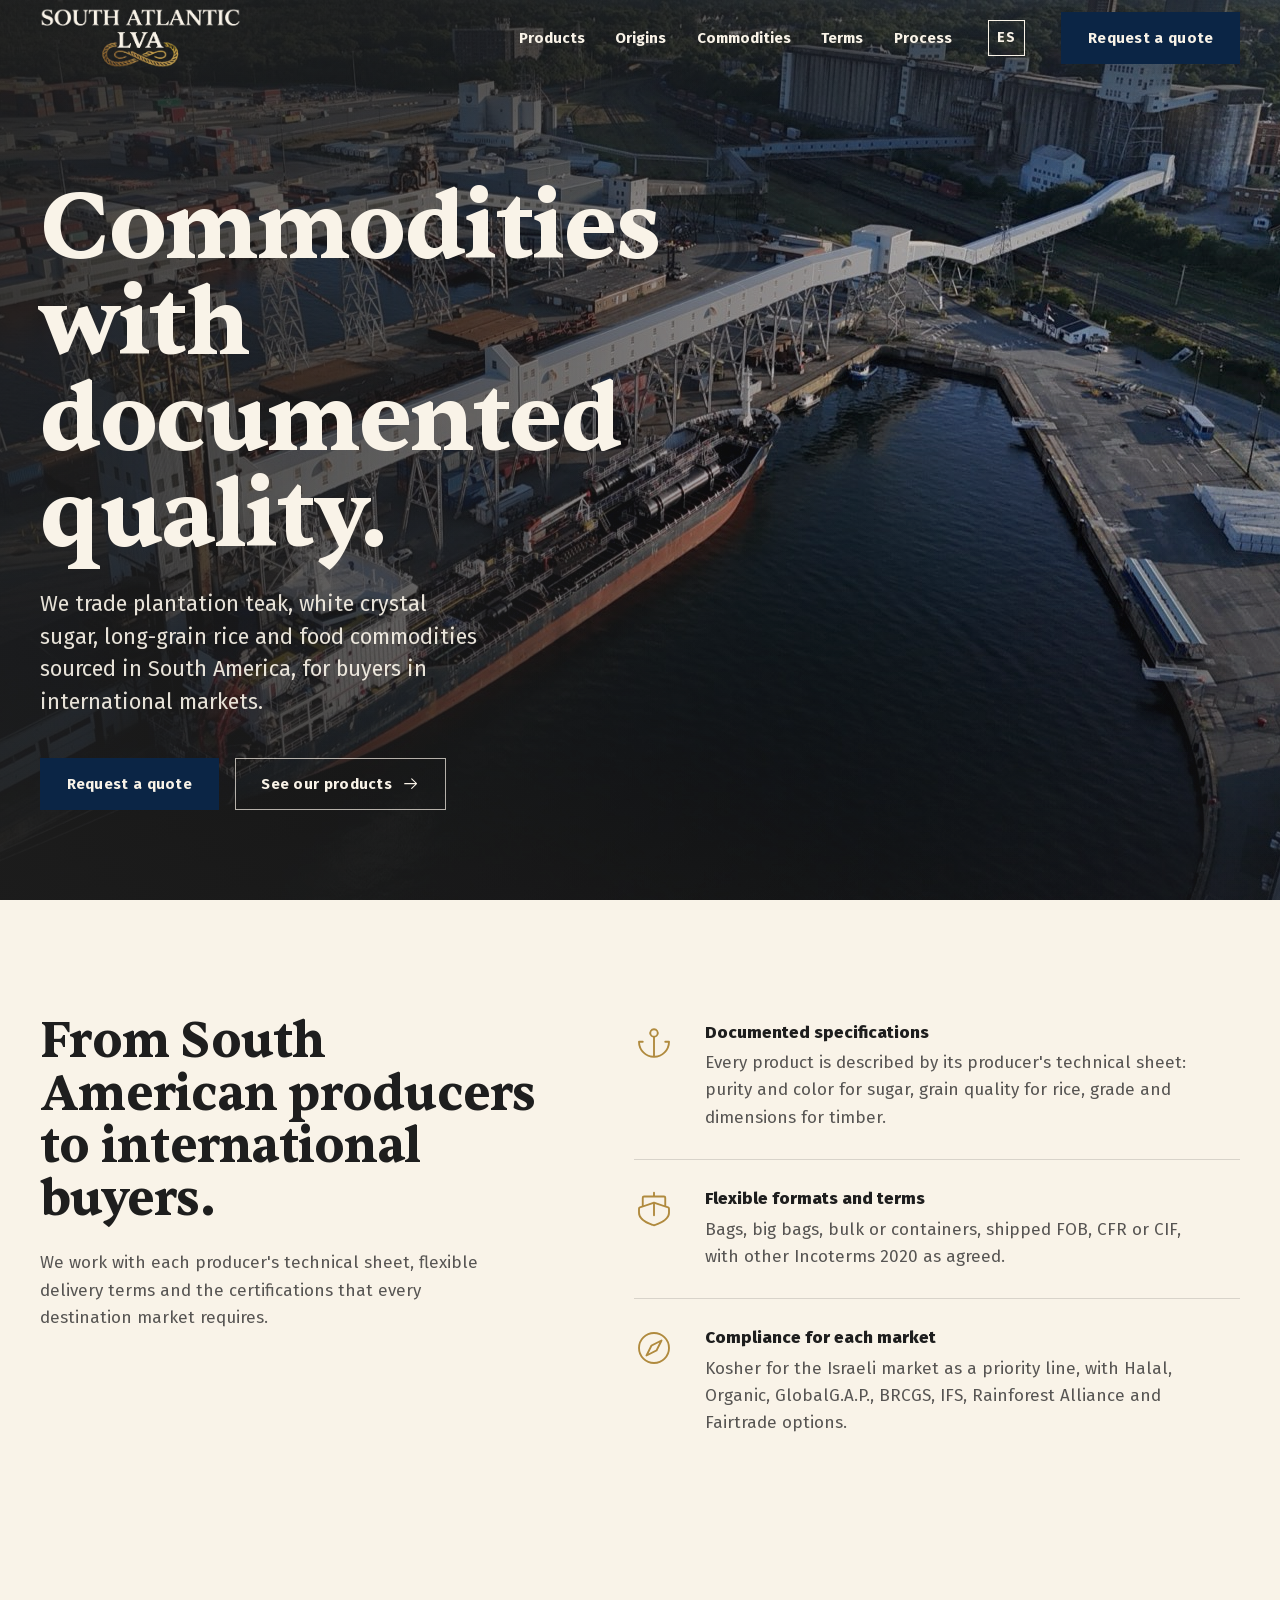
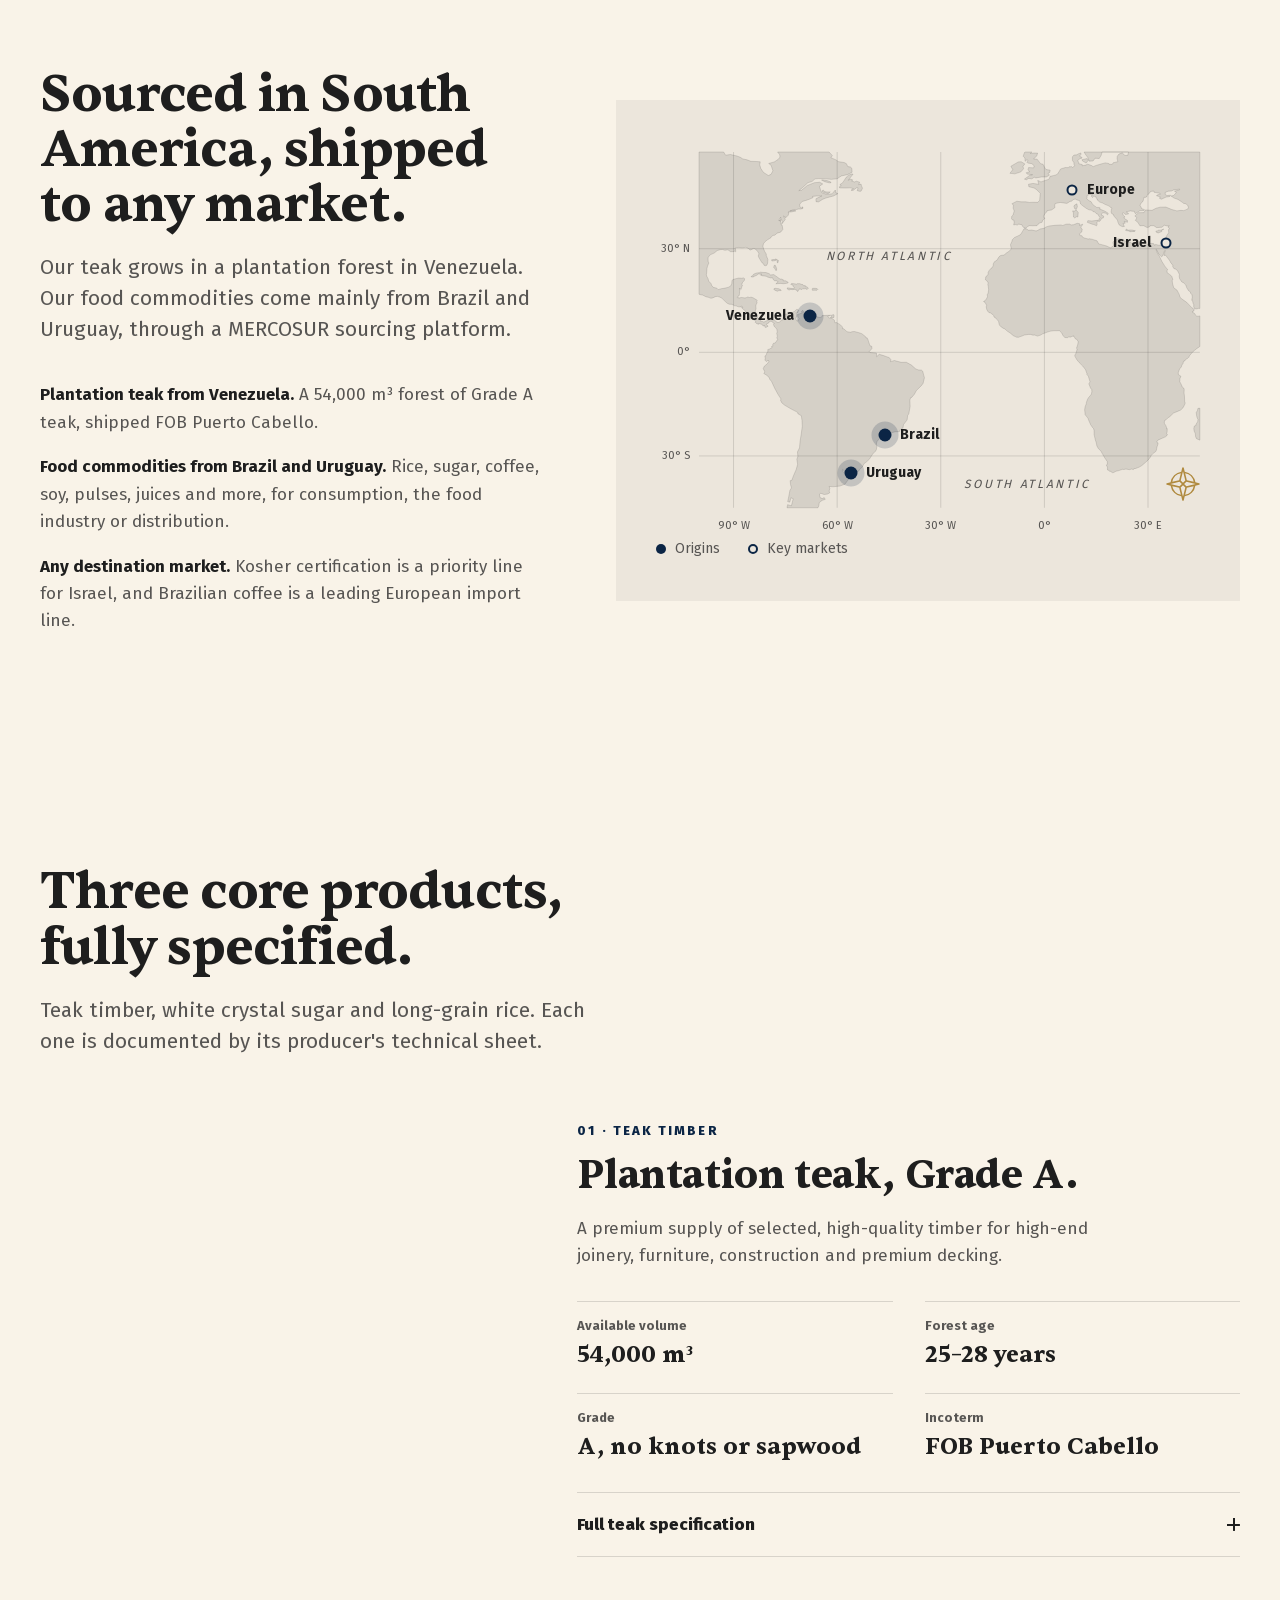
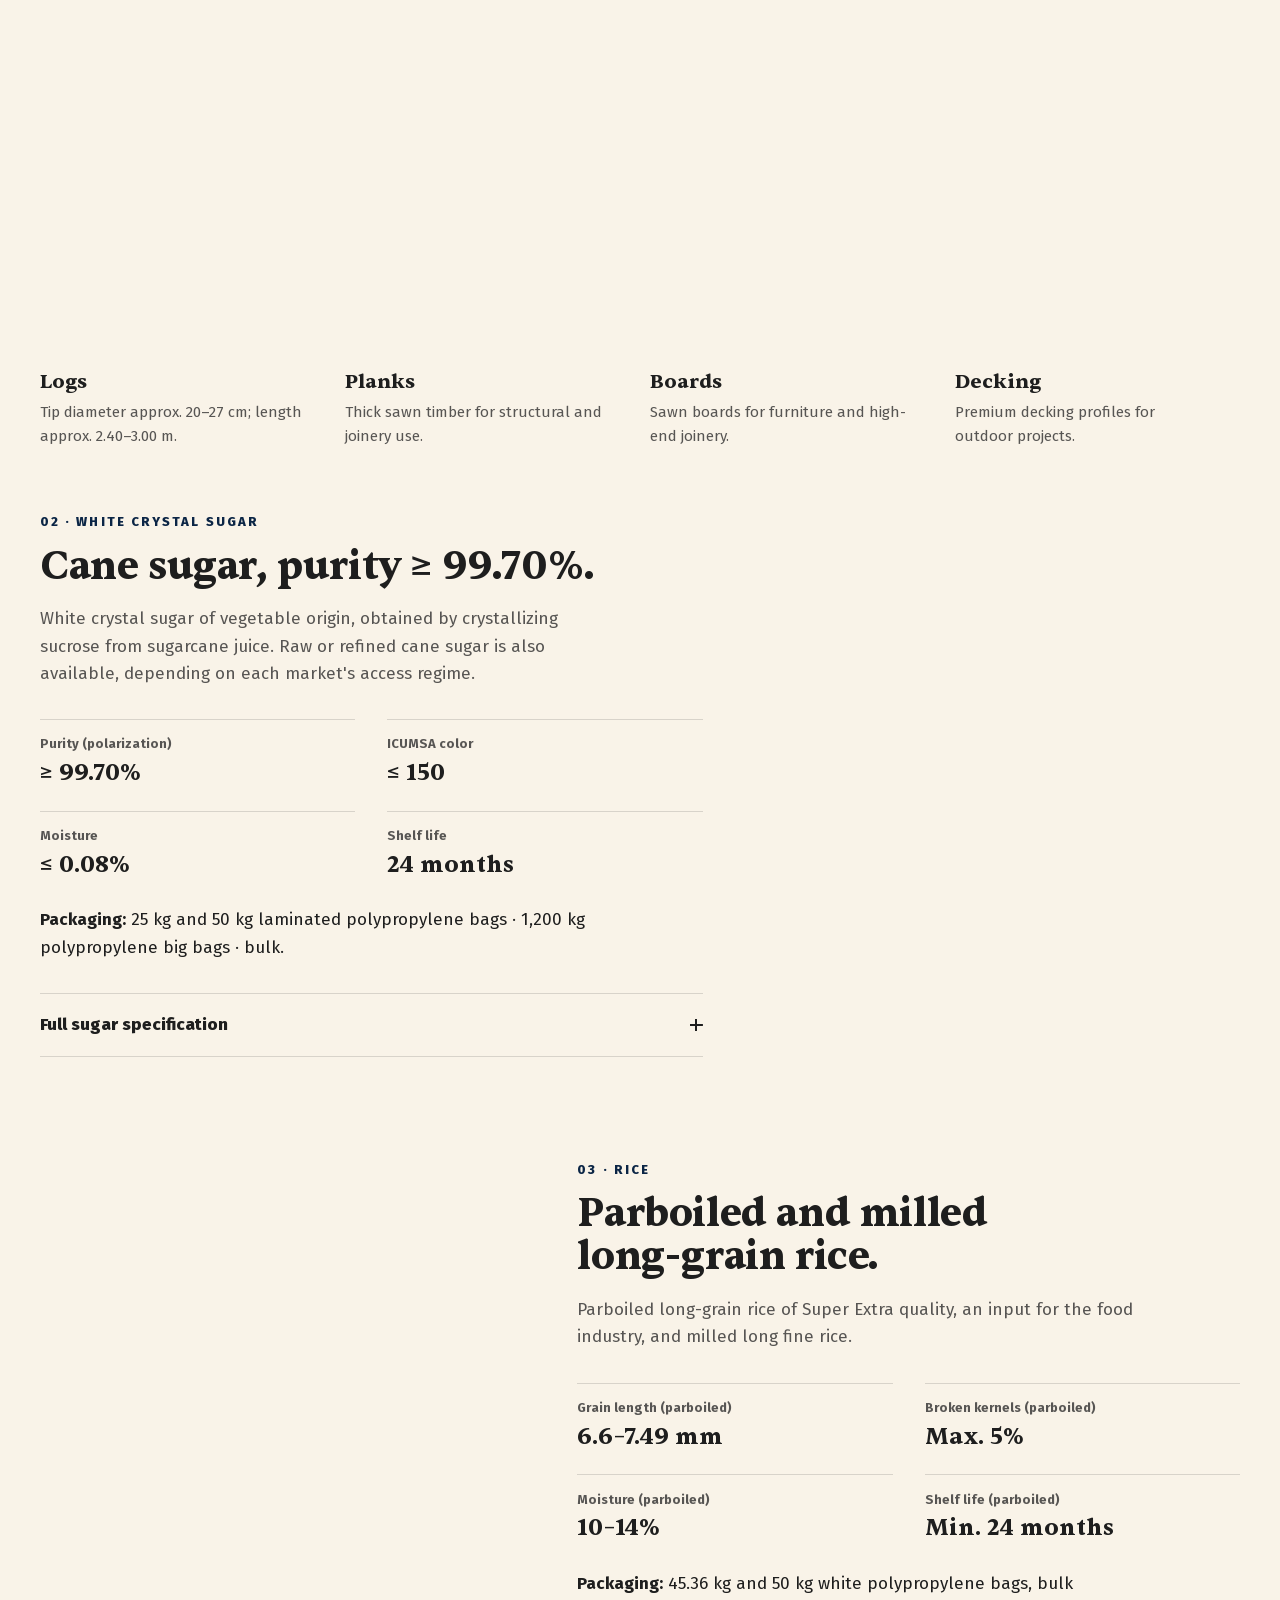
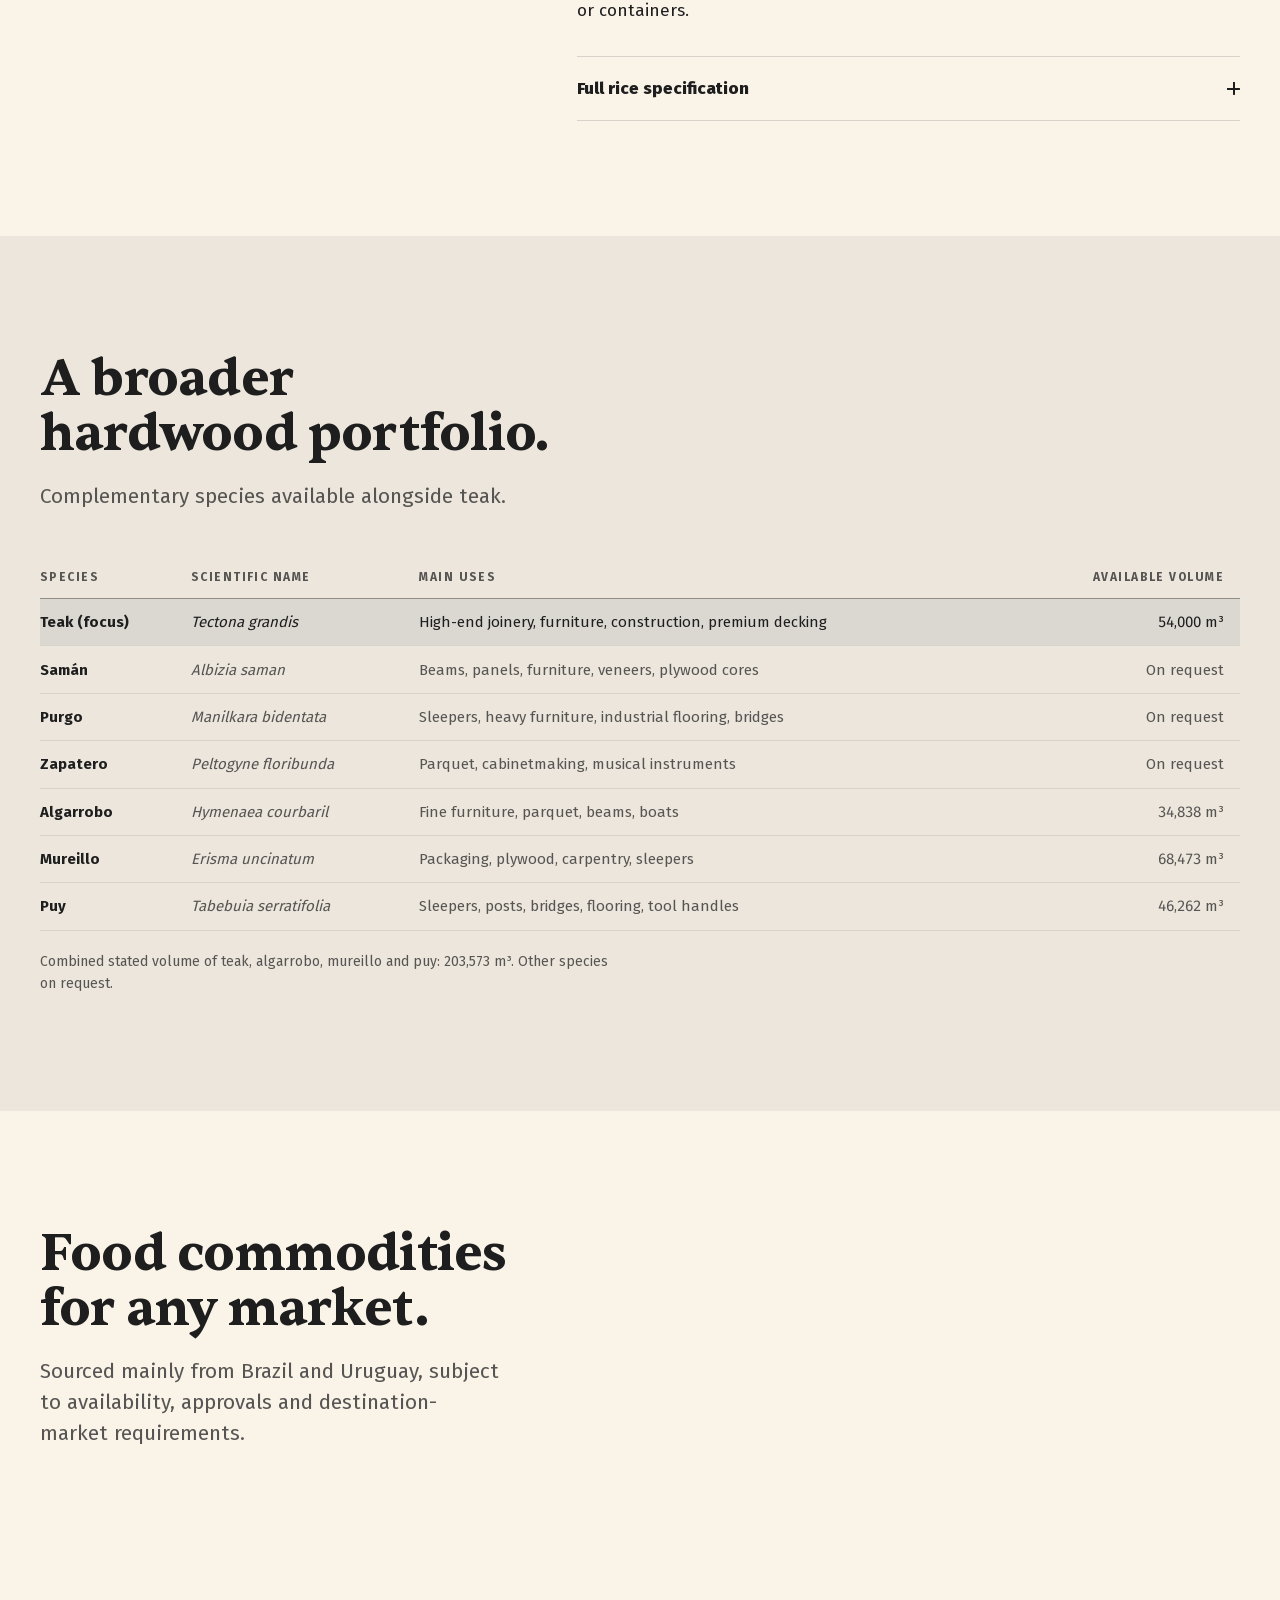
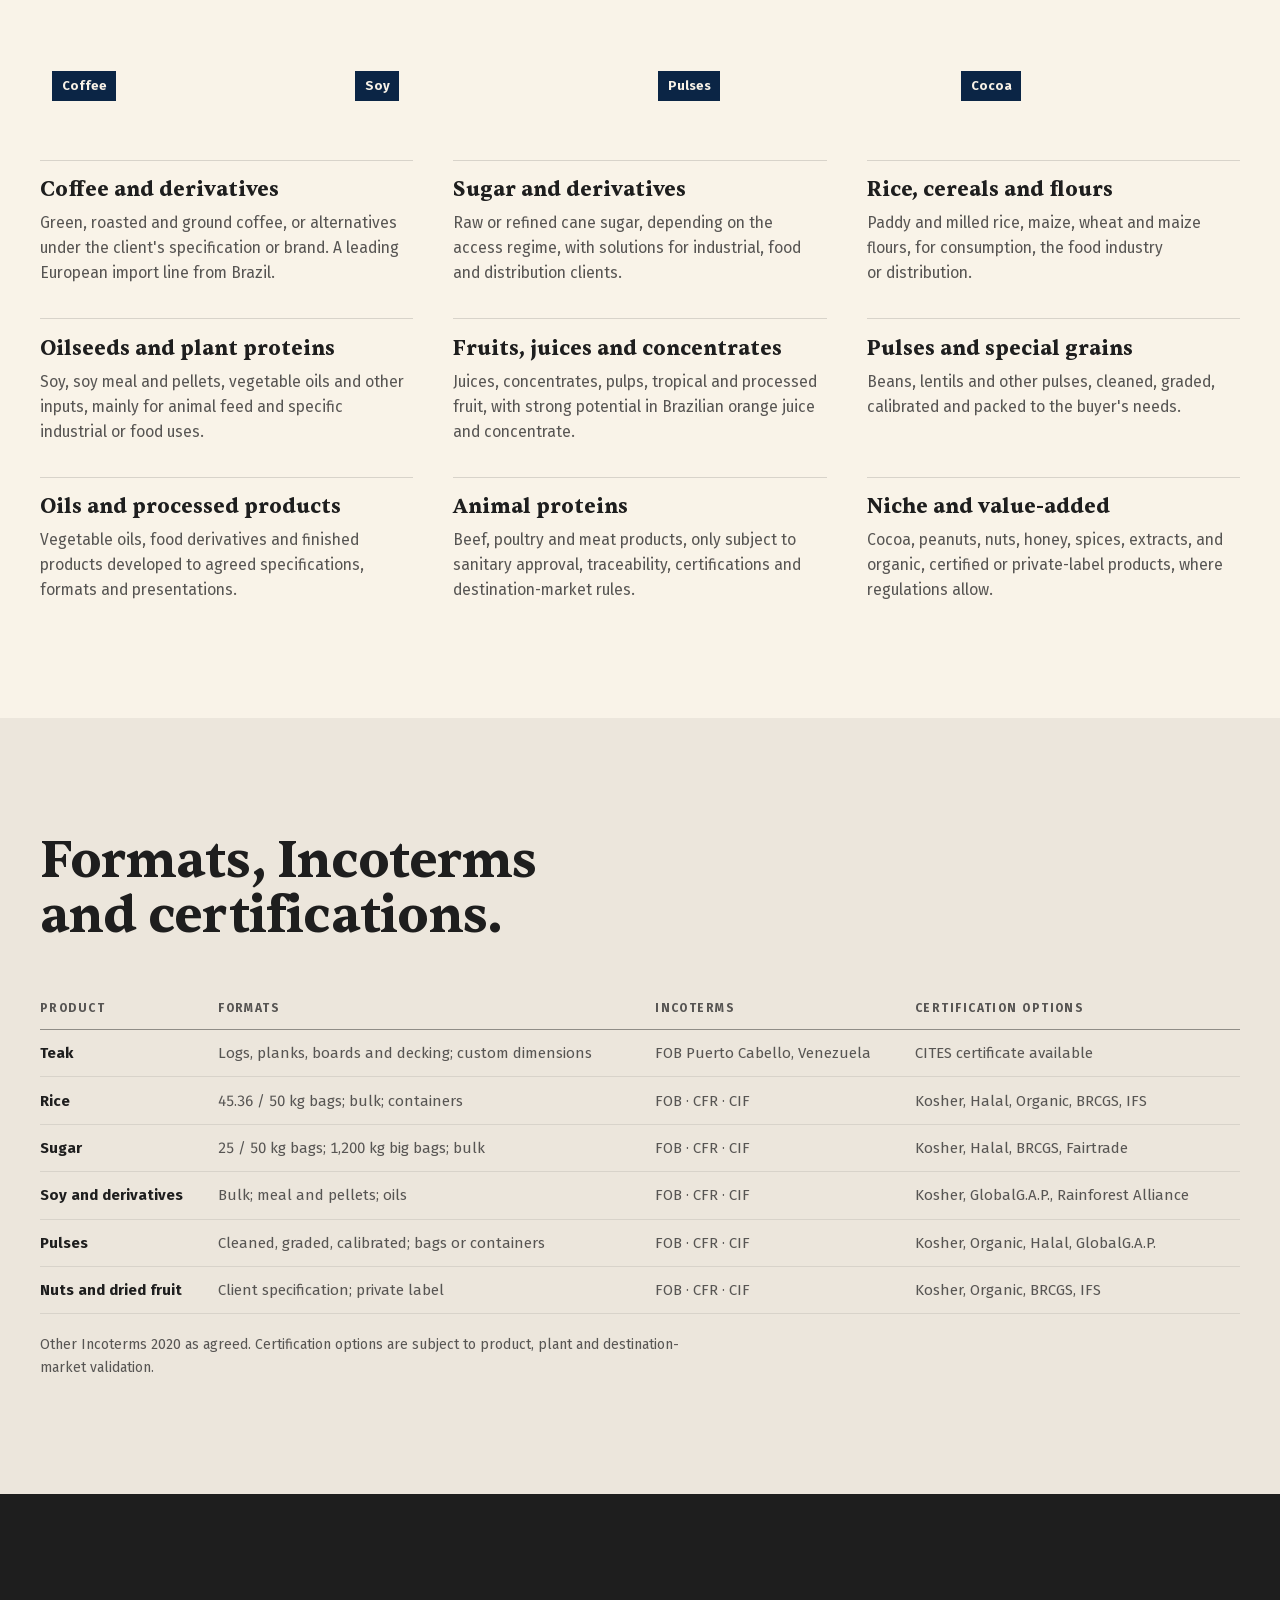
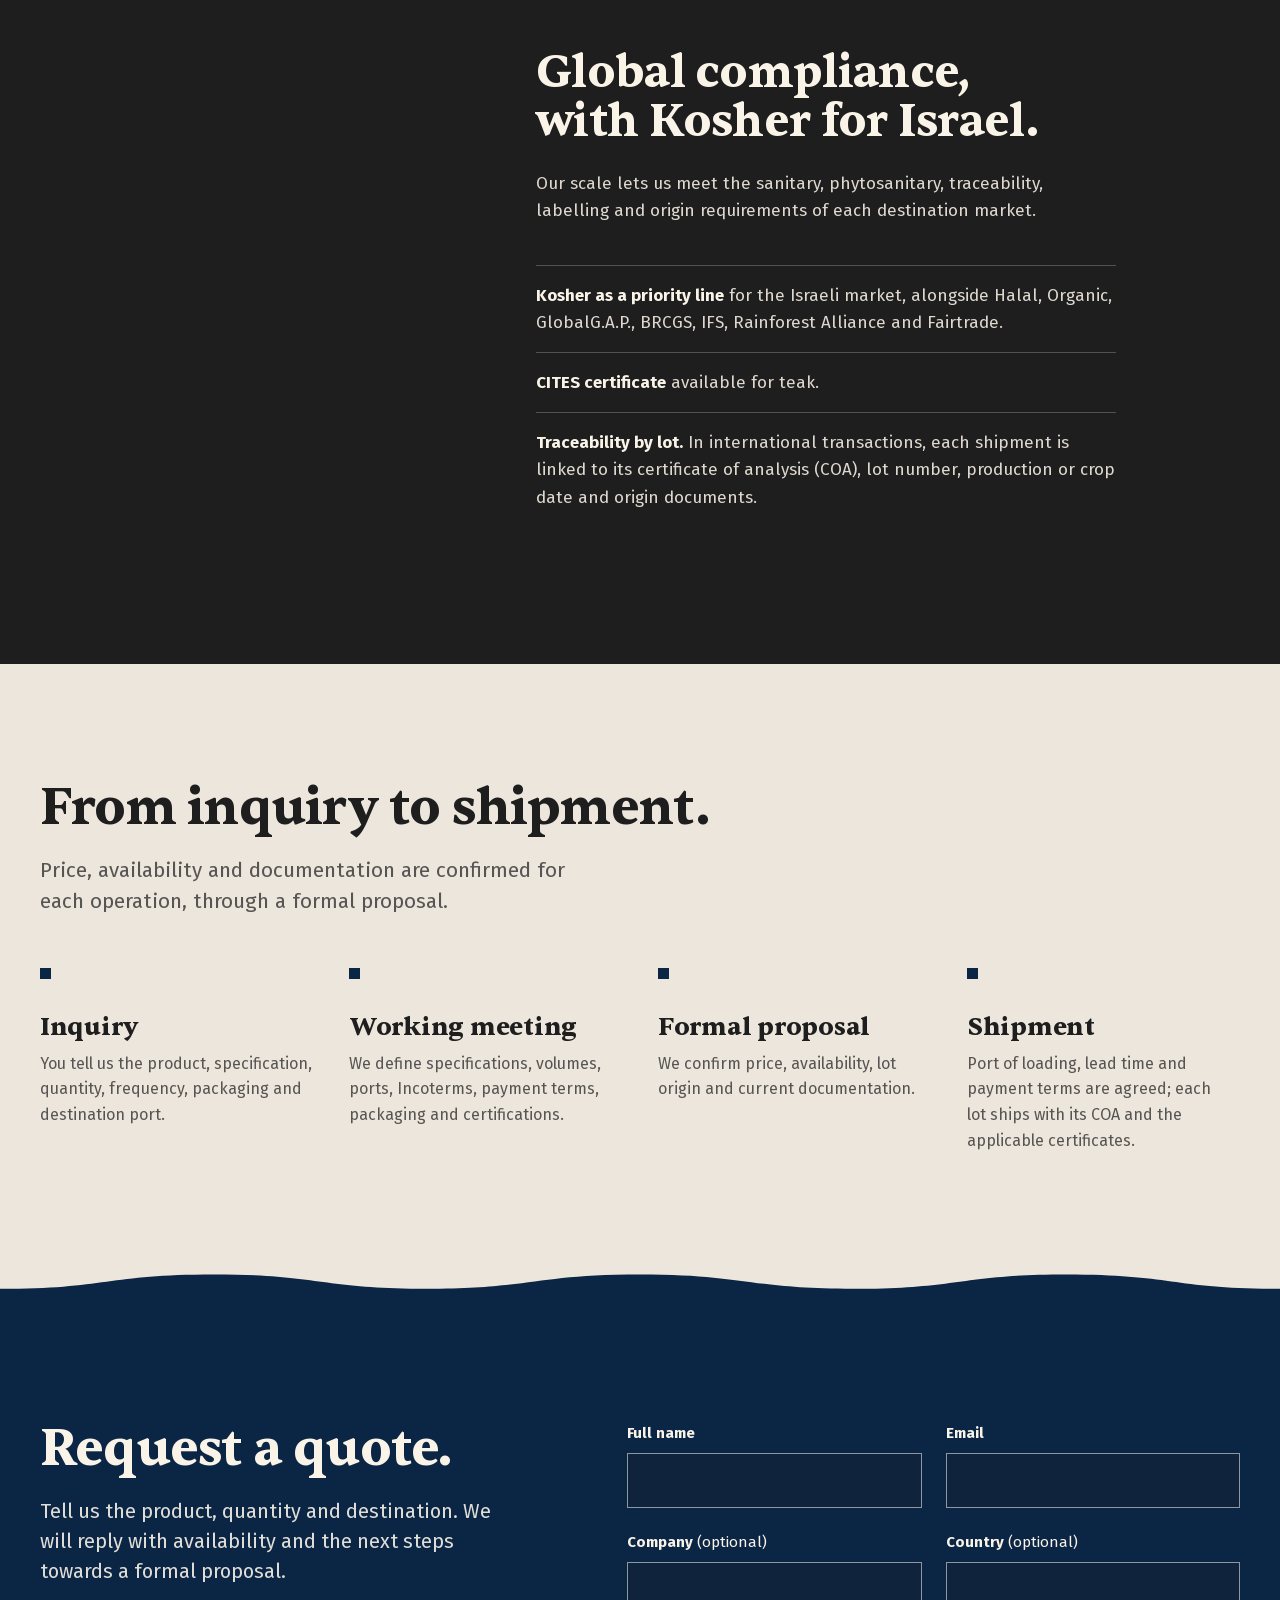
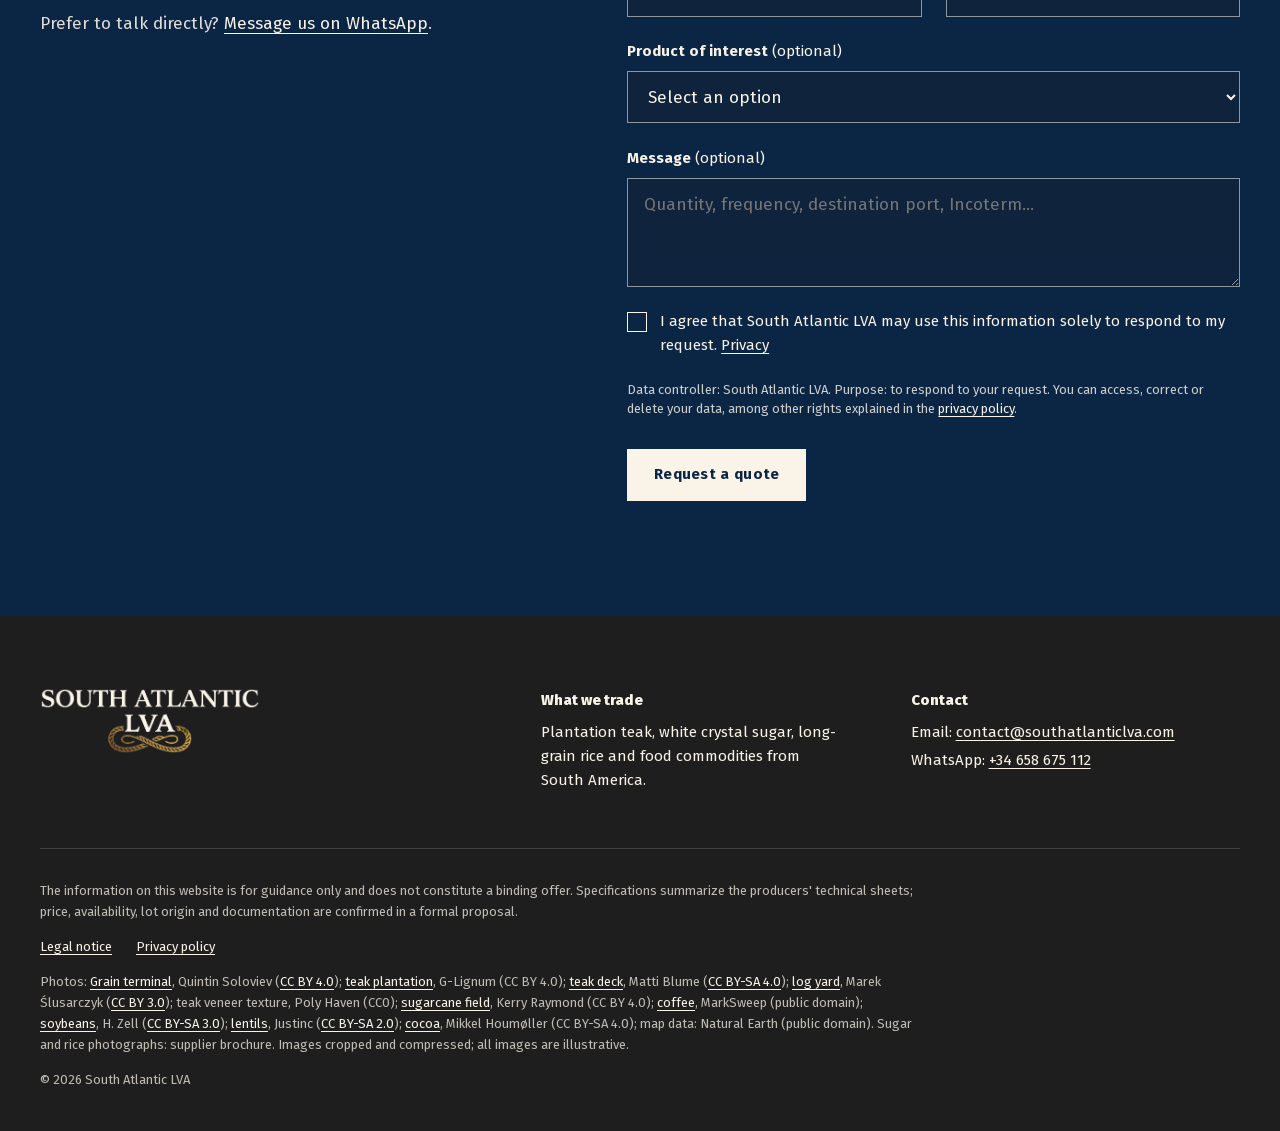
<file: index.html>
<!doctype html>
<html lang="en">
<head>
<meta charset="utf-8">
<meta name="viewport" content="width=device-width, initial-scale=1">
<meta http-equiv="Content-Security-Policy" content="default-src 'self'; script-src 'self' 'sha256-qOhFsq0QMV2REqNwk5hGH5bZE9SkX6gt6yeyKdYPv+U='; style-src 'self'; img-src 'self'; font-src 'self'; connect-src https://formsubmit.co; frame-src 'none'; object-src 'none'; base-uri 'self'; form-action https://formsubmit.co; upgrade-insecure-requests">
<meta name="referrer" content="strict-origin-when-cross-origin">
<title>South Atlantic LVA | Commodities trading: teak, sugar and rice</title>
<meta name="description" content="South Atlantic LVA trades plantation teak, white crystal sugar, long-grain rice and food commodities sourced in South America for international buyers.">
<meta name="color-scheme" content="light dark">
<meta name="theme-color" content="#F9F3E8" media="(prefers-color-scheme: light)">
<meta name="theme-color" content="#1E1E1E" media="(prefers-color-scheme: dark)">
<meta property="og:type" content="website">
<meta property="og:locale" content="en_US">
<meta property="og:locale:alternate" content="es_ES">
<meta property="og:title" content="South Atlantic LVA | Commodities with documented quality">
<meta property="og:description" content="Plantation teak, white crystal sugar, long-grain rice and food commodities from South America, with documented specifications.">
<meta property="og:image" content="https://southatlanticlva.com/assets/og-imagen.jpg">
<meta property="og:url" content="https://southatlanticlva.com/">
<link rel="canonical" href="https://southatlanticlva.com/">
<link rel="alternate" hreflang="en" href="https://southatlanticlva.com/">
<link rel="alternate" hreflang="es" href="https://southatlanticlva.com/es/">
<link rel="alternate" hreflang="x-default" href="https://southatlanticlva.com/">
<link rel="icon" href="assets/favicon-32.png" sizes="32x32" type="image/png">
<link rel="apple-touch-icon" href="assets/apple-touch-icon.png">
<link rel="preload" href="assets/fuentes/sentient-700.woff2" as="font" type="font/woff2" crossorigin>
<link rel="preload" href="assets/fuentes/fira-sans-400.woff2" as="font" type="font/woff2" crossorigin>
<link rel="preload" as="image" href="assets/img/portada-movil.jpg" media="(max-width: 699px)" fetchpriority="high">
<link rel="preload" as="image" href="assets/img/portada-1600.jpg" imagesrcset="assets/img/portada-1600.jpg 1600w, assets/img/portada-2240.jpg 2240w" imagesizes="100vw" media="(min-width: 700px)" fetchpriority="high">
<link rel="stylesheet" href="css/estilos.css">
<script>document.documentElement.classList.add("js")</script>
<script src="js/main.js" defer></script>
</head>
<body>
<a class="saltar" href="#contenido">Skip to content</a>
<svg class="sprite" aria-hidden="true" focusable="false"><symbol id="i-flecha" viewBox="0 0 256 256" fill="currentColor"><path d="M221.66,133.66l-72,72a8,8,0,0,1-11.32-11.32L196.69,136H40a8,8,0,0,1,0-16H196.69L138.34,61.66a8,8,0,0,1,11.32-11.32l72,72A8,8,0,0,1,221.66,133.66Z"/></symbol><symbol id="i-menu" viewBox="0 0 256 256" fill="currentColor"><path d="M224,128a8,8,0,0,1-8,8H40a8,8,0,0,1,0-16H216A8,8,0,0,1,224,128ZM40,72H216a8,8,0,0,0,0-16H40a8,8,0,0,0,0,16ZM216,184H40a8,8,0,0,0,0,16H216a8,8,0,0,0,0-16Z"/></symbol><symbol id="i-cerrar" viewBox="0 0 256 256" fill="currentColor"><path d="M205.66,194.34a8,8,0,0,1-11.32,11.32L128,139.31,61.66,205.66a8,8,0,0,1-11.32-11.32L116.69,128,50.34,61.66A8,8,0,0,1,61.66,50.34L128,116.69l66.34-66.35a8,8,0,0,1,11.32,11.32L139.31,128Z"/></symbol><symbol id="i-ancla" viewBox="0 0 256 256" fill="currentColor"><path d="M224,114H200a6,6,0,0,0,0,12h17.8A90.13,90.13,0,0,1,134,209.78V93.4a30,30,0,1,0-12,0V209.78A90.13,90.13,0,0,1,38.2,126H56a6,6,0,0,0,0-12H32a6,6,0,0,0-6,6,102,102,0,0,0,204,0A6,6,0,0,0,224,114ZM110,64a18,18,0,1,1,18,18A18,18,0,0,1,110,64Z"/></symbol><symbol id="i-barco" viewBox="0 0 256 256" fill="currentColor"><path d="M220.43,112.48,206,107.68V56a14,14,0,0,0-14-14H134V24a6,6,0,0,0-12,0V42H64A14,14,0,0,0,50,56v51.68l-14.43,4.8A14,14,0,0,0,26,125.77V152c0,60,96.44,84.79,100.54,85.82a6,6,0,0,0,2.92,0,235.44,235.44,0,0,0,49.4-19.54C212.32,200.15,230,177.24,230,152V125.77A14,14,0,0,0,220.43,112.48ZM62,56a2,2,0,0,1,2-2H192a2,2,0,0,1,2,2v47.68L129.9,82.31a6,6,0,0,0-3.8,0L62,103.68Zm156,96c0,47.1-78.28,70.54-90,73.79C116.27,222.54,38,199.1,38,152V125.77a2,2,0,0,1,1.37-1.9L122,96.32V168a6,6,0,0,0,12,0V96.32l82.63,27.55a2,2,0,0,1,1.37,1.9Z"/></symbol><symbol id="i-brujula" viewBox="0 0 256 256" fill="currentColor"><path d="M128,26A102,102,0,1,0,230,128,102.12,102.12,0,0,0,128,26Zm0,192a90,90,0,1,1,90-90A90.1,90.1,0,0,1,128,218ZM173.32,74.63l-64,32a6,6,0,0,0-2.69,2.69l-32,64A6,6,0,0,0,80,182a6.06,6.06,0,0,0,2.68-.63l64-32a6,6,0,0,0,2.69-2.69l32-64a6,6,0,0,0-8.05-8.05Zm-33.79,64.9L93.42,162.58l23-46.11,46.11-23Z"/></symbol><symbol id="i-rosa" viewBox="0 0 256 256" fill="currentColor"><path d="M249.46,122.18l-28.34-7.09A93.87,93.87,0,0,0,140.9,34.88L133.82,6.54a6,6,0,0,0-11.64,0L115.1,34.88a93.87,93.87,0,0,0-80.22,80.21L6.54,122.18a6,6,0,0,0,0,11.64l28.34,7.09a93.87,93.87,0,0,0,80.22,80.21l7.08,28.34a6,6,0,0,0,11.64,0l7.08-28.34a93.87,93.87,0,0,0,80.22-80.21l28.34-7.09a6,6,0,0,0,0-11.64Zm-41.05-10.26L157,99.05,144.08,47.59A81.87,81.87,0,0,1,208.41,111.92Zm-63-9.76L128,119.51l-17.36-17.35L128,32.74ZM111.92,47.59,99.05,99.05,47.59,111.92A81.87,81.87,0,0,1,111.92,47.59Zm-9.76,63.06L119.52,128l-17.36,17.35L32.74,128ZM47.59,144.08,99.05,157l12.87,51.46A81.87,81.87,0,0,1,47.59,144.08Zm63.05,9.76L128,136.49l17.36,17.35L128,223.26Zm33.44,54.57L157,157l51.46-12.87A81.87,81.87,0,0,1,144.08,208.41Zm9.76-63.06L136.48,128l17.36-17.35L223.26,128Z"/></symbol></svg>

<header class="cabecera" data-estado="sobre-portada">
  <div class="contenedor cabecera__fila">
    <a class="cabecera__marca" href="#inicio" aria-label="South Atlantic LVA, back to top">
      <img class="logo logo--claro" src="assets/marca/logo-claro.png" width="955" height="285" alt="">
      <img class="logo logo--color" src="assets/marca/logo-color.png" width="955" height="285" alt="">
    </a>
    <nav class="nav" id="nav" aria-label="Main">
      <ul class="nav__enlaces">
        <li><a href="#productos">Products</a></li>
        <li><a href="#origenes">Origins</a></li>
        <li><a href="#materias">Commodities</a></li>
        <li><a href="#condiciones">Terms</a></li>
        <li><a href="#proceso">Process</a></li>
      </ul>
      <a class="nav__idioma" href="es/" hreflang="es" lang="es" aria-label="Versión en español">ES</a>
      <a class="boton boton--primario" href="#cotizacion">Request a quote</a>
    </nav>
    <button class="menu-boton" type="button" aria-controls="nav" aria-expanded="false">
      <svg class="icono icono--abrir" aria-hidden="true"><use href="#i-menu"/></svg>
      <svg class="icono icono--cerrar" aria-hidden="true"><use href="#i-cerrar"/></svg>
      <span class="solo-lector">Menu</span>
    </button>
  </div>
</header>

<main id="contenido">

  <section class="portada" id="inicio" aria-labelledby="portada-titulo">
    <picture>
      <source media="(max-width: 699px)" srcset="assets/img/portada-movil.jpg" width="905" height="1760">
      <img class="portada__foto" src="assets/img/portada-1600.jpg"
           srcset="assets/img/portada-1600.jpg 1600w, assets/img/portada-2240.jpg 2240w"
           sizes="100vw" width="2240" height="1260" fetchpriority="high"
           alt="Aerial view of a grain terminal: a vessel loads under a conveyor gantry, next to containers and grain silos.">
    </picture>
    <div class="contenedor portada__contenido">
      <h1 class="portada__titulo" id="portada-titulo">Commodities with documented quality.</h1>
      <p class="portada__texto">We trade plantation teak, white crystal sugar, long-grain rice and food commodities sourced in South America, for buyers in international markets.</p>
      <div class="portada__acciones">
        <a class="boton boton--primario" href="#cotizacion">Request a quote</a>
        <a class="boton boton--contorno-claro" href="#productos">See our products <svg class="icono" aria-hidden="true"><use href="#i-flecha"/></svg></a>
      </div>
    </div>
  </section>

  <section class="seccion intro" aria-labelledby="intro-titulo">
    <div class="contenedor intro__rejilla">
      <div>
        <h2 class="intro__titulo" id="intro-titulo">From South American producers to international buyers.</h2>
        <p class="intro__texto">We work with each producer's technical sheet, flexible delivery terms and the certifications that every destination market requires.</p>
      </div>
      <ul class="pilares">
        <li>
          <svg class="pilares__icono" aria-hidden="true" focusable="false"><use href="#i-ancla"/></svg>
          <h3>Documented specifications</h3>
          <p>Every product is described by its producer's technical sheet: purity and color for sugar, grain quality for rice, grade and dimensions for timber.</p>
        </li>
        <li>
          <svg class="pilares__icono" aria-hidden="true" focusable="false"><use href="#i-barco"/></svg>
          <h3>Flexible formats and terms</h3>
          <p>Bags, big bags, bulk or containers, shipped FOB, CFR or CIF, with other Incoterms 2020 as agreed.</p>
        </li>
        <li>
          <svg class="pilares__icono" aria-hidden="true" focusable="false"><use href="#i-brujula"/></svg>
          <h3>Compliance for each market</h3>
          <p>Kosher for the Israeli market as a priority line, with Halal, Organic, GlobalG.A.P., BRCGS, IFS, Rainforest Alliance and Fairtrade options.</p>
        </li>
      </ul>
    </div>
  </section>

  <section class="seccion origenes" id="origenes" aria-labelledby="origenes-titulo">
    <div class="contenedor origenes__rejilla">
      <div>
        <h2 id="origenes-titulo">Sourced in South America, shipped to any market.</h2>
        <p class="entradilla">Our teak grows in a plantation forest in Venezuela. Our food commodities come mainly from Brazil and Uruguay, through a MERCOSUR sourcing platform.</p>
        <ul class="lista-datos">
          <li><strong>Plantation teak from Venezuela.</strong> A 54,000 m³ forest of Grade A teak, shipped FOB Puerto Cabello.</li>
          <li><strong>Food commodities from Brazil and Uruguay.</strong> Rice, sugar, coffee, soy, pulses, juices and more, for consumption, the food industry or distribution.</li>
          <li><strong>Any destination market.</strong> Kosher certification is a priority line for Israel, and Brazilian coffee is a leading European import line.</li>
        </ul>
      </div>
      <figure class="mapa" role="img" aria-label="Map of the Atlantic Ocean. Origins: Venezuela, Brazil and Uruguay. Key markets: Europe and Israel.">
        <div class="mapa__lienzo"><svg class="mapa__reticula" viewBox="0 0 580 412" preserveAspectRatio="none" aria-hidden="true" focusable="false"><path class="mapa__tierra" d="M580 333.7 L579.3 333.4 L576.2 332 L575.1 329.8 L574.8 326.3 L573.4 323.1 L573 320.2 L573.7 317.3 L575.6 316.7 L575.6 315.3 L577.5 312.3 L577.9 309.7 L576.9 307.8 L576.2 305.3 L575.9 301.6 L577.2 299.4 L577.8 296.9 L579.8 296.7 L580 296.6ZM156.3 191.6 L152.9 192 L152.2 191.6 L153.4 190.5 L153.3 189 L155.6 188.4 L156.4 188.6 L156.3 191.6ZM137.6 159.1 L136.6 160.1 L133.6 160.1 L131.3 160.2 L131 158.5 L131.6 157.9 L134.9 157.9 L136.9 158.3 L137.6 159.1ZM92.4 160.5 L91.2 161.2 L88.9 160.6 L86.6 159.1 L87.1 158.2 L88.8 157.9 L89.7 158 L92.4 158.4 L94.5 159.4 L95.2 160.5 L92.4 160.5ZM109.7 152.5 L113.2 153.1 L113.7 152.5 L116.8 152.5 L119.1 153.5 L120.2 153.4 L120.9 154.8 L123.1 154.7 L123 155.9 L124.8 156.1 L126.7 157.6 L125.2 159.2 L123.3 158.3 L121.5 158.5 L120.2 158.3 L119.5 159 L117.9 159.3 L117.3 158.3 L116 158.9 L114.4 161.6 L113.4 161 L113.2 159.8 L110.5 159.1 L108.6 159.4 L106.2 159.1 L104.3 159.9 L102.2 158.6 L102.5 157.3 L106.2 157.9 L109.2 158.2 L110.7 157.3 L108.8 155.6 L108.9 154.1 L106.3 153.4 L107.2 152.3 L109.7 152.5ZM81.3 140.9 L82.9 142.4 L86.6 142 L88 142.9 L91.4 145.4 L93.9 147.2 L95.2 147.1 L97.6 147.9 L97.3 149.1 L100.3 149.2 L103.3 150.9 L102.8 151.8 L100.2 152.3 L97.5 152.5 L94.7 152.2 L89 152.6 L91.7 150.3 L90 149.3 L87.5 149 L86.1 147.9 L85.1 145.6 L82.9 145.8 L79.1 144.7 L77.9 143.9 L72.7 143.2 L71.3 142.5 L72.8 141.5 L68.9 141.2 L66 143.3 L64.4 143.4 L63.8 144.4 L61.8 144.8 L60.1 144.4 L62.2 143.2 L63.1 141.7 L64.9 140.8 L66.9 140.1 L70 139.7 L70.9 139.2 L74.4 139.5 L77.5 139.6 L81.3 140.9ZM89.9 137 L88.9 137.2 L87.9 134.9 L86.4 133.7 L87.2 131.2 L88.4 131.3 L89.8 134.6 L89.9 137ZM88.7 125.7 L84.4 126.3 L84.1 124.8 L86 124.5 L88.6 124.6 L88.7 125.7ZM92 125.6 L91.3 128.5 L90.6 128 L90.6 125.9 L88.8 124.3 L88.8 123.8 L92 125.6ZM538.3 89.3 L535.6 91 L535.9 91.8 L536 92.1 L531.9 93.7 L530 93.2 L529 91.6 L530.9 91.4 L531.2 91.4 L531.8 90.5 L534.7 90.5 L538.3 89.3ZM494.8 89.2 L497 90.5 L500.1 90.3 L503.1 90.6 L503 91.3 L505.2 90.8 L504.7 92 L498.9 92.3 L498.9 91.7 L494.1 90.9 L494.8 89.2ZM462.1 79.1 L460.6 82.2 L461.2 83.5 L460.4 85.5 L457.3 84 L455.3 83.6 L449.7 81.5 L450.3 79.5 L455 79.9 L459 79.4 L462.1 79.1ZM436.8 67.2 L439.2 70 L438.7 75.3 L436.9 75 L435.2 76.4 L433.7 75.3 L433.6 70.5 L432.6 68.2 L434.8 68.4 L436.8 67.2ZM438.2 63.4 L436.9 66.5 L435.1 65.7 L434.2 63 L435 61.5 L437.6 60 L438.2 63.4ZM145.3 45.8 L148.2 46.3 L152 46.2 L150 47.9 L148.5 48.1 L143.4 46.4 L142.4 45.1 L143.9 43.9 L145.3 45.8ZM152.8 35.6 L150.8 35.7 L145.6 34.4 L141.9 32.5 L143.3 32.2 L148.6 33.2 L152.7 34.8 L152.8 35.6ZM175.5 29.3 L172.8 32.8 L175.4 31.4 L178.1 32.3 L176.7 33.7 L180.3 34.7 L182.1 33.8 L186.1 35 L184.9 37.9 L187.7 37.2 L188.2 39.4 L189.4 41.9 L187.7 45.4 L185.9 45.5 L183.3 44.8 L184.2 41.5 L183 41 L178.4 44.5 L176 44.3 L178.8 42.4 L175 41.5 L170.7 41.7 L162.9 41.6 L162.3 40.4 L164.8 39 L163.1 37.9 L166.4 35.5 L170.6 29.1 L173 26.9 L176.5 25.5 L178.4 25.6 L177.6 26.7 L175.5 29.3ZM372.8 23 L365.8 25.3 L360.1 24.7 L363.3 20.5 L361.2 16.5 L366.7 13.3 L369.7 11.5 L373.1 11.3 L377.4 13.8 L375.2 16.5 L375.9 19.4 L372.8 23ZM450.8 9.6 L448.4 12.8 L444.2 10.5 L443.6 8.9 L449.5 7.6 L450.8 9.6ZM385.5 0 L383.7 1.8 L387.8 1.2 L392.2 1.3 L391.1 4.5 L387.5 8.1 L391.7 8.4 L395.5 13.5 L398.3 14.1 L400.7 18.7 L401.9 20.3 L406.7 21 L406.2 23.6 L404.2 24.8 L405.8 26.8 L402.2 28.9 L396.8 28.9 L390 30 L388.2 29.2 L385.5 31.1 L381.8 30.6 L379 32.2 L376.9 31.4 L382.8 27.2 L386.3 26.3 L380.1 25.6 L378.9 24 L383.1 22.8 L380.9 20.6 L381.7 18 L387.6 18.4 L388.2 16.1 L385.5 13.5 L380.6 12.8 L379.7 11.8 L381.1 10 L379.8 8.9 L377.7 10.8 L377.4 6.9 L375.4 4.9 L376.9 0.7 L377.5 0ZM28.6 0 L28.9 0.6 L30.8 3.7 L36.4 2.9 L43.8 4.6 L47.8 6.1 L50.7 8 L55.7 9.1 L60 10.8 L66.6 11 L70.9 11.4 L70.3 14.9 L71.5 18.9 L74.4 23.4 L80.3 27.2 L83.4 25.9 L85.6 21.8 L83.5 15.4 L80.7 13.3 L87.1 11.5 L91.6 8.6 L93.8 5.9 L93.5 3.2 L91 0 L150.6 0 L154.4 4.1 L152.8 6.6 L158.1 8.9 L161.7 11.2 L168.1 12.2 L170.7 13.5 L172.3 16.9 L175.4 17.4 L177 18.9 L177.3 23.4 L174.4 24.9 L171.5 26.3 L164.9 27.7 L159.9 31 L153.1 31.7 L144.6 30.8 L138.5 30.8 L134.4 31.1 L131.1 34 L126 35.7 L120.2 41 L115.6 44.7 L119 44.1 L125.4 38.8 L133.8 35.5 L139.8 35.1 L143.3 37 L139.5 39.7 L140.8 44 L142.1 47 L147.3 49 L153.9 48.5 L157.9 44 L158.2 46.9 L160.8 48.3 L155.8 50.9 L147 53.3 L143 54.9 L138.5 57.8 L135.5 57.5 L135.4 54.1 L142.3 50.8 L135.9 51 L131.5 51.4 L132.1 52.8 L127.9 54.7 L123.8 56.1 L119.5 57.3 L117.2 59.9 L116.7 60.5 L116.7 62.7 L118 64.8 L119.7 64.9 L119.3 63.4 L120.5 64.3 L120.1 65.5 L117.4 66.1 L115.5 66 L112.6 66.7 L110.8 66.9 L108.5 67.1 L105.2 68.3 L111 67.5 L112.2 68.3 L106.6 69.5 L104.1 69.5 L104.2 69 L103 70.1 L104.2 70.3 L103.3 73.2 L100.4 76.2 L100.1 75.2 L99.2 75 L97.9 74 L98.7 76.2 L99.7 76.9 L99.8 78.4 L98.5 79.9 L96.2 83.1 L95.9 83 L97.1 80.3 L95.1 78.7 L94.6 75.4 L93.8 77.1 L94.7 79.7 L92.2 79.1 L94.8 80.3 L95 84.1 L96.1 84.4 L96.5 85.8 L97.1 89.8 L94.5 92.8 L90.4 94 L87.8 96.3 L85.8 96.6 L83.8 98 L83.2 99.4 L78.8 102 L76.5 103.9 L74.7 106.2 L74 109.1 L74.7 111.9 L76.1 115.3 L77.9 118.1 L77.9 119.8 L79.8 124.5 L79.6 127.2 L79.5 128.7 L78.5 131.2 L77.3 131.7 L75.3 131.2 L74.7 129.4 L73.2 128.5 L71 125.1 L69.2 122 L68.6 120.5 L69.4 117.8 L68.3 115.6 L65.2 112.3 L63.6 111.6 L59.6 113.5 L58.8 113.3 L56.9 111.4 L54.4 110.4 L49.9 110.9 L46.3 110.5 L43.3 110.7 L41.6 111.3 L42.3 112.4 L42.3 114 L43.1 114.8 L42.4 115.4 L40.9 114.8 L39.4 115.5 L36.5 115.4 L33.5 113.3 L30 113.8 L27.1 112.9 L24.6 113.1 L21.2 114.1 L17.6 117 L13.6 118.8 L11.4 120.7 L10.5 122.5 L10.5 125.2 L10.7 127.2 L11.4 128.5 L9.9 132 L9.2 134.9 L8.9 140.3 L8.5 142.2 L9.2 144.4 L10.4 146.4 L11.2 149.5 L13.9 152.4 L14.8 154.7 L16.4 156.7 L20.6 157.7 L22.3 159.4 L25.8 158.3 L28.9 157.9 L31.9 157.2 L34.4 156.5 L36.9 154.9 L37.9 152.5 L38.2 149.2 L38.9 148 L41.6 147 L45.8 146 L49.4 146.2 L51.8 145.8 L52.8 146.7 L52.6 148.6 L50.5 151 L49.5 153.4 L50.3 154.1 L49.7 155.8 L48.7 159 L47.6 157.9 L46.8 158 L46.8 158.6 L47.6 158.6 L47.5 159.7 L46.9 161.4 L47.2 162 L46.8 163.5 L47 163.9 L46.6 165.9 L45.8 166.9 L45.1 167.1 L44.3 168.5 L45.6 169.2 L45.9 168.6 L47.1 169.1 L47.5 169.2 L48.4 168.5 L49.5 168.5 L49.9 168.8 L50.5 168.6 L52.4 169 L54.2 168.9 L55.5 168.4 L56 168 L57.3 168.2 L58.2 168.5 L59.3 168.4 L60.1 168 L61.9 168.6 L62.5 168.7 L63.7 169.4 L64.9 170.3 L66.4 170.9 L67.4 172 L67.1 172.4 L66.9 173.3 L67.3 174.8 L66.4 176.1 L65.9 177.7 L65.8 179.5 L66 180.5 L66.1 182.3 L65.5 182.7 L65.1 184.4 L65.4 185.5 L64.6 186.5 L64.8 187.6 L65.4 188.2 L66.4 190.4 L67.9 192 L69.8 193.7 L71.3 195.2 L71.2 196 L72.8 196.2 L73.1 195.9 L74.2 196.9 L76.2 196.6 L77.9 195.6 L80.3 194.7 L81.7 193.6 L83.9 193.8 L83.8 194.2 L86 194.3 L87.8 195 L89.1 196.2 L90.6 197.3 L92.7 197.4 L95.7 194.7 L97.3 194.2 L97.3 192.9 L98.1 189.5 L100.4 187.7 L102.9 187.6 L103.2 186.8 L106.3 187.1 L109.5 185.1 L111 184.2 L113 182.3 L114.4 182.5 L115.5 183.5 L114.7 184.9 L114.6 185.8 L112.2 186.3 L113.5 188.1 L113.5 190.2 L111.7 192.5 L113.2 195.7 L114.9 195.5 L115.8 192.6 L114.6 191.2 L114.4 188.1 L119.4 186.5 L118.8 184.6 L120.2 183.4 L121.7 186.2 L124.5 186.2 L127.1 188.5 L127.2 189.8 L130.8 189.8 L135.1 189.4 L137.4 191.2 L140.4 191.7 L142.7 190.4 L142.7 189.4 L147.7 189.2 L152.5 189.1 L149.1 190.3 L150.4 192.2 L153.6 192.5 L156.7 194.5 L157.3 197.7 L159.4 197.6 L161 198.5 L163.6 200 L166.1 202.6 L166.2 204.7 L167.7 204.8 L169.8 206.7 L171.4 208.1 L176.2 208.9 L176.6 208.2 L179.9 207.9 L184.2 209 L185.5 209.4 L188.5 210.4 L192.7 213.7 L193.4 215.4 L194.7 215.2 L195.7 217.4 L198 224.4 L200.1 225.1 L200.2 227.8 L197.2 231.1 L198.4 232.3 L205.5 232.9 L205.7 237 L208.7 234.3 L213.7 235.8 L220.4 238.2 L222.3 240.6 L221.7 242.8 L226.3 241.5 L234.1 243.6 L240.1 243.5 L246 246.8 L251.1 251.3 L254.2 252.4 L257.6 252.6 L259.1 253.9 L260.4 259 L261.1 261.4 L259.5 268 L257.5 270.6 L251.8 276.2 L249.3 280.7 L246.3 284.2 L245.3 284.2 L244.2 287.2 L244.5 294.7 L243.4 300.8 L242.9 303.5 L241.7 305 L241 310.4 L236.9 315.6 L236.2 319.7 L233 321.5 L232 323.9 L227.7 323.9 L221.4 325.4 L218.6 327.2 L214.1 328.4 L209.4 331.5 L206 335.5 L205.4 338.5 L206.1 340.7 L205.4 344.7 L204.4 346.7 L201.7 348.9 L197.2 355.9 L193.7 359.1 L191 361 L189.2 364.8 L186.5 367.1 L184.8 369.6 L180.3 371.8 L177.3 371 L175.1 371.4 L171.4 369.7 L168.7 369.9 L166.3 367.6 L166 369.7 L171.1 373.2 L170.6 375.9 L173.1 377.7 L172.8 379.6 L169 384.7 L163.1 386.9 L155.1 387.7 L150.7 387.3 L151.5 389.7 L150.7 392.7 L151.4 394.7 L149 396.1 L144.9 396.7 L141.1 395.2 L139.5 396.3 L140.1 400.2 L142.8 401.4 L145 400.2 L146.2 402.3 L142.5 403.5 L139.3 406 L138.7 410 L137.8 412 L101.9 412 L102.6 408.4 L107 409.8 L109.1 401.5 L106.4 400.5 L105.2 405.5 L102.7 404.9 L103.9 399.2 L105.3 391.8 L107.1 389 L106 385.1 L105.6 380.6 L107.3 380.5 L109.8 374 L112.6 367.6 L114.2 361.7 L113.3 355.7 L114.5 352.4 L114 347.4 L116.4 342.6 L117.1 334.8 L118.4 326.5 L119.6 317.6 L119.3 311 L118.5 305.4 L114.5 303.1 L114.2 301.5 L106.2 297.4 L99 293.1 L96 290.6 L94.3 287.3 L95 286.1 L91.6 280.9 L87.6 273.5 L83.9 265.5 L82.2 263.7 L81 260.8 L77.9 258.2 L75 256.5 L76.3 254.8 L74.4 250.9 L75.6 248.1 L78.8 245.6 L80.9 242.6 L80.1 240.9 L78.5 242.7 L76.1 241 L76.9 239.9 L76.3 236.2 L77.7 235.6 L78.4 233.1 L79.9 230.6 L79.6 228.9 L81.8 228.1 L84.6 226.5 L84 225.2 L85.5 224.9 L85.4 222.9 L86.3 221.5 L88.3 221.2 L90 218.7 L91.5 216.6 L90 215.6 L90.8 213.3 L89.9 209.7 L90.7 208.6 L90.1 205.2 L88.5 203.1 L87.1 202 L86.3 199.8 L87.3 198.7 L86.3 198.4 L85.5 197.1 L83.5 196 L81.8 196.3 L81 197.7 L79.3 198.7 L78.5 198.8 L78.1 199.6 L80 201.8 L78.9 202.3 L78.3 202.9 L76.5 203.1 L75.8 200.7 L75.2 201.4 L73.9 201.2 L73.1 199.6 L71.5 199.3 L70.4 198.8 L68.7 198.8 L68.6 199.7 L68.1 199.1 L66 198.2 L65.2 197.4 L65.6 196.7 L65.5 195.8 L64.4 194.8 L62.8 194.1 L61.4 193.5 L61.1 192.4 L60.1 191.7 L60.4 192.8 L59.6 193.8 L58.6 192.7 L57.4 192.3 L56.8 191.5 L56.8 190.2 L57.4 189 L56.2 188.4 L57.1 187.6 L55.8 186.4 L53.9 184.8 L53 183.4 L51.3 182.2 L49.3 180.4 L49.8 179.7 L50.4 180.3 L50.7 180.1 L50 178.8 L48.8 178.5 L48.4 179.4 L46.1 179.3 L44.6 179 L43 178.2 L40.8 177.9 L39.6 177.1 L37.6 176.4 L35.1 176.3 L33.2 175.5 L31.1 173.8 L26.6 169.5 L24.5 168.2 L21.2 167.2 L19 167.5 L15.8 169 L13.8 169.4 L10.9 168.3 L7.9 167.6 L4.2 165.7 L1.2 165.2 L0 164.7 L0 0ZM580 0 L580 181.1 L580 181.2 L578 181.1 L576.7 181.7 L573.9 181.5 L572.9 179.1 L573 176.9 L572.4 175.7 L571.6 172.8 L570.4 171.1 L571.2 171 L570.8 169.1 L571.3 168.4 L571.1 166.6 L570.6 164.9 L569.4 163.7 L569.1 162.1 L567 160.7 L564.9 157.3 L563.8 154.1 L561 151.3 L559.2 150.6 L556.6 146.8 L556.1 144.1 L556.3 141.7 L554 137.2 L552.1 135.7 L549.9 134.9 L548.6 132.6 L548.8 131.7 L547.7 129.6 L546.6 128.7 L545 125.7 L542.6 122.5 L540.5 119.7 L538.5 119.8 L539.2 117.6 L539.3 116.2 L539.8 114.6 L539.7 114 L538.6 115.6 L537.7 118.6 L536.6 120.7 L535.7 121.4 L534.4 120.1 L532.5 118.3 L529.7 112.6 L529.3 113 L530.9 117.2 L533.4 121.2 L536.4 127.4 L537.9 129.6 L539.2 131.9 L542.8 136.3 L542 137 L542.1 139.6 L546.8 143.2 L547.5 144 L548.8 147.9 L547.9 148.6 L548.5 152.8 L549.9 157.5 L551.5 158.5 L553.6 160 L556 164.6 L557.1 168.3 L559.3 170.3 L564.7 174 L566.9 176.3 L569.1 178.6 L570.4 180 L572.3 181.2 L573.3 182.4 L573.1 184.1 L570.9 185.1 L572.6 186.2 L573.9 186.9 L574.7 188.5 L576.5 190.2 L578.5 190.2 L580 189.8 L580 225.3 L576.3 227.8 L572.5 230.8 L568.2 235.7 L567.2 237.8 L566.3 238.7 L563.5 240.3 L562.6 242 L561.1 242.3 L560.5 245.1 L559.2 246.7 L558.4 249.4 L556.8 250.7 L555 255.6 L555.2 257.9 L557.8 259.4 L557.9 260.4 L556.8 262.8 L557 264 L556.7 265.9 L558.1 268.4 L559.8 272.4 L561.3 273.3 L561.9 275.1 L561.7 279 L562.2 282.6 L562.4 288.8 L563.1 290.8 L561.9 293.6 L560.4 296.4 L557.8 298.9 L554.2 300.4 L549.6 302.3 L545.1 306.6 L543.6 307.4 L540.8 310.2 L539.1 311.1 L538.8 314 L540.7 317 L541.5 319.4 L541.5 320.6 L542.3 320.4 L542.1 324.3 L541.5 326.1 L542.4 326.8 L541.8 328.5 L540.2 329.9 L536.9 331.3 L532.1 333.4 L530.3 334.9 L530.6 336.6 L531.7 336.9 L531.3 339 L530.3 341.9 L529.8 345.2 L528.8 347 L526.1 349 L525.3 349.6 L523.6 351.6 L522.5 353.7 L520.2 356.6 L515.7 360.7 L512.9 363.1 L509.9 364.9 L505.7 366.5 L503.6 366.7 L503.1 367.8 L500.7 367.2 L498.7 367.9 L494.4 367.2 L492 367.7 L490.3 367.5 L486.2 369 L482.8 369.7 L480.3 371.2 L478.5 371.3 L476.8 369.9 L475.4 369.8 L473.7 368 L473.5 368.5 L473 367.5 L473 365.1 L471.7 362.4 L473 361.7 L472.9 358.6 L470.3 354.9 L468.3 351.5 L465.4 346.3 L462.4 343.3 L460.8 340.4 L460 336.5 L459 333.6 L457.6 327.4 L457.5 322.6 L457 320.4 L455.5 318.8 L453.4 315.5 L451.3 310.7 L450.4 308.2 L447.2 304.3 L446.9 301.2 L446.6 298.7 L447.1 295.2 L448.5 291.5 L448.7 289.8 L450 286.2 L451 284.6 L453.3 281.9 L454.5 280.2 L455 277.2 L454.7 274.9 L453.5 273.5 L452.5 271.1 L451.5 268.7 L451.7 267.8 L452.9 266.3 L451.7 262.4 L450.9 259.7 L448.9 257.2 L449.3 256.4 L448.7 255.2 L447.7 252.2 L444.4 247.9 L440.3 243.9 L437.6 240.6 L435.2 236.4 L435.3 235.1 L436.2 233.8 L437.2 230.9 L438 228 L437.2 227.4 L438.6 222.9 L439.2 219.7 L437.6 217.1 L435.8 216.4 L435 214.6 L434 214 L434 212.9 L429.8 214.4 L428.3 214.1 L426.8 215 L423.6 214.9 L421.5 212.4 L420.1 209.6 L417.3 206.9 L414.3 207 L410.8 207 L407.5 207.4 L404.2 208.3 L398 210.6 L395.7 212 L392.1 213.2 L388.6 212 L386.8 212.1 L384 211.3 L381.4 211.3 L376.7 212 L373.9 213.2 L369.9 214.6 L369.2 214.5 L368.1 214.6 L364 212.7 L360.3 209.6 L356.9 207.4 L354.2 204.9 L353.2 204.6 L350.3 202.9 L348.2 200.8 L347.5 199.3 L347 196.4 L345.3 194 L343.7 192.5 L342.7 191.9 L341.7 191.1 L341.2 189.4 L340.6 188.5 L339.5 187.8 L337.3 186.2 L335.7 185.9 L334.7 184.8 L334.8 184.2 L333.5 183.3 L333.3 182.5 L332.6 179.4 L333.1 177.6 L331.5 174.5 L329.5 173.1 L331.3 172.3 L333.2 169.5 L334.1 167.5 L333.8 165.3 L334.9 163.3 L335.4 159.6 L335 155.6 L334.5 153.6 L334.9 151.6 L333.9 149.7 L331.7 148 L331.9 146.3 L332.1 144.5 L333.6 143.4 L335 141.3 L334.7 139.9 L336.1 137.1 L338.3 134.6 L339.6 133.9 L340.7 131.6 L340.8 129.5 L342.2 127 L344.9 125.5 L347.4 121.4 L349.5 119.8 L353.2 119.4 L356.4 116.7 L358.4 115.6 L361.7 112.3 L360.7 107.3 L362.3 103.8 L362.8 101.7 L365.4 99 L369.4 97.2 L372.4 95.6 L375 91.4 L376.3 89 L379.2 89 L381.6 90.7 L385.4 90.4 L389.6 91.3 L391.3 91.3 L395.2 89.1 L399.5 88.4 L402 86.8 L405.9 85.6 L412.6 84.9 L419.3 84.5 L421.3 85.1 L425 83.6 L429.3 83.5 L430.9 84.5 L433.7 84.2 L438 82.6 L440.8 83.1 L440.7 85.1 L444.1 83.6 L444.4 84.4 L442.4 86.4 L442.4 88.2 L443.8 89.2 L443.2 92.7 L440.6 94.7 L441.4 96.9 L443.4 96.9 L444.4 98.8 L446 99.5 L450.7 100.8 L452.3 100.5 L455.7 101.2 L461 102.9 L462.9 106.5 L466.4 107.3 L472.1 108.9 L476.3 110.9 L478.3 109.9 L480.2 108.1 L479.3 105 L480.5 103 L483.4 101.2 L486.2 100.6 L491.6 101.4 L492.9 103.2 L494.4 103.3 L495.7 103.9 L499.7 104.4 L500.7 105.7 L506 105.7 L509.8 106.7 L513.8 107.9 L515.7 108.5 L518.7 107.3 L520.4 106.1 L523.9 105.8 L526.8 106.3 L527.8 108.3 L528.8 107 L532 107.9 L535.1 108.1 L537.1 107.1 L538.2 105.8 L538 105.6 L539 103.7 L539.8 100.7 L540.4 99.7 L540.5 99.6 L541.9 96.4 L543.9 93.6 L544 93.4 L543.6 90.4 L544.6 88.7 L543.1 86.9 L544.6 85.4 L542.2 85.7 L538.9 84.8 L536.1 87.1 L530 87.6 L526.8 85.4 L522.5 85.3 L521.6 86.9 L518.8 87.4 L514.9 85.3 L510.6 85.4 L508.2 81.4 L505.3 79.2 L507.2 76.1 L504.7 74.1 L509.1 70.3 L515.3 70.2 L517 67.1 L524.6 67.6 L529.4 65.1 L534.1 63.9 L540.7 63.8 L547.7 66.7 L553.4 68.2 L558.1 67.6 L561.5 67.9 L566.2 65.9 L566.8 64.1 L565.8 61.4 L563.5 59.9 L561.3 59.5 L559.8 58.3 L554.7 54.9 L550.2 53.4 L546.7 51 L549.6 50.4 L552.9 47 L550.7 45.5 L556.6 43.8 L556.5 42.9 L552.9 43.6 L549.7 43.9 L547 45.2 L543.3 45.4 L539.8 46.9 L540.1 49.4 L542 50.4 L546.1 50.1 L545.3 51.5 L541 52.2 L535.5 54.6 L533.3 53.7 L534.2 51.9 L529.8 50.7 L530.5 49.9 L534.4 48.6 L533.2 47.7 L527 46.7 L526.7 45.2 L523 45.7 L521.5 47.9 L518.4 50.8 L518.5 51.9 L516.6 52.7 L515.4 52.3 L514.2 57.2 L512.2 58.8 L510.7 61.7 L512 64 L512.5 65.5 L516 66.8 L515.2 67.8 L510.5 68 L508.8 69.2 L505.4 71.4 L504.2 69.5 L504.2 68.7 L501.8 68.6 L499.7 68.2 L494.9 69.3 L497.6 71.5 L495.6 72.2 L493.4 72.2 L491.3 70.1 L490.5 71 L491.4 73.4 L493.4 75.2 L491.9 76.1 L494.1 78 L496.1 79.1 L496.2 81.4 L492.5 80.3 L493.6 82.4 L491.1 82.8 L492.6 86.3 L490 86.4 L486.7 84.6 L485.2 81.4 L484.5 78.8 L482.9 76.9 L480.9 74.6 L480.6 73.5 L479.9 73.2 L479.8 72.3 L477.6 71 L477.3 69.1 L477.6 66.4 L478.2 65.1 L477.5 64.5 L476.6 64.2 L475.5 62.9 L473.8 62.1 L470 60.6 L467.7 59.2 L464.1 58 L460.7 55 L461.5 54.7 L459.7 53 L459.6 51.7 L457 51.1 L455.8 52.8 L454.6 51.5 L454.7 50.1 L454.9 50 L455.8 49.6 L452.6 49.1 L449.3 50.5 L449.5 52.5 L449 53.6 L450.4 55.6 L454.1 57.6 L456.1 61 L460.6 64.2 L463.7 64.2 L464.7 65 L463.6 65.8 L467.1 67.3 L470.1 68.5 L473.5 70.6 L473.9 71.3 L473.2 72.8 L471 70.9 L467.5 70.2 L465.8 72.8 L468.7 74.3 L468.2 76.4 L466.5 76.6 L464.4 80.1 L462.7 80.4 L462.8 79.1 L463.6 77 L464.4 76.1 L462.9 73.8 L461.7 71.8 L460 71.3 L458.8 69.6 L456.2 68.9 L454.5 67.2 L451.6 67 L448.4 65.2 L444.8 62.6 L442 60.3 L440.8 56.3 L438.8 55.9 L435.6 54.5 L433.7 55.1 L431.4 56.9 L429.7 57.2 L426.1 59.5 L418.2 58.4 L412.4 59.7 L411.9 62.1 L412.2 64.4 L408.4 67.1 L403.2 67.9 L402.9 69.3 L400.4 71.5 L398.9 74.8 L400.4 77 L398.1 78.8 L397.3 81.4 L394.2 82.2 L391.4 85.3 L386.3 85.4 L382.5 85.3 L380 86.7 L378.5 88.2 L376.5 87.9 L375.1 86.5 L373.9 84.2 L370.2 83.6 L368.6 84.6 L366.5 84.1 L364.4 84.5 L365 81.4 L364.6 78.9 L362.9 78.6 L361.9 77.1 L362.2 74.4 L363.8 73 L364.1 71.4 L364.9 69 L364.8 67.3 L364 65.8 L363.9 64.5 L364.1 61.6 L362.4 59.9 L368.1 57 L373 57.7 L378.4 57.7 L382.6 58.4 L385.9 58.2 L392.4 58.3 L394.5 55.9 L395.2 47.9 L391.1 43.7 L388.1 41.7 L382 40.2 L381.6 37.3 L386.8 36.4 L393.5 37.4 L392.3 32.9 L396 34.6 L405.4 31.5 L406.6 28.2 L410.1 27.4 L413.3 26.6 L415.3 25.5 L418.8 19.6 L424.3 18 L427.6 18.1 L428.4 17.2 L431.7 17 L432.5 17.9 L435.2 15.9 L434.3 14.4 L434.1 12.1 L432.5 9.9 L432.4 5.8 L433 4.8 L434.2 3.6 L437.7 3.3 L439.1 2.2 L442.3 1.1 L442.2 3.1 L441 4.4 L441.5 5.6 L443.6 6.2 L442.7 7.7 L441.5 7.2 L438.6 10.1 L439.7 12.1 L439.8 13.6 L443.8 14.5 L443.8 16 L447.8 15.2 L450.1 14.1 L454.6 15.7 L456.5 17 L459.2 15.8 L465.5 13.9 L470.5 12.6 L474.5 13.3 L474.8 14.2 L478.6 14.3 L479.6 12.5 L485.1 11.2 L484.2 7.9 L484.4 4.9 L486.3 2.4 L490.1 1 L493.3 4 L496.5 3.9 L497.3 0.8 L497.4 0 L466.7 0 L465.8 3.8 L463.5 7.6 L458.7 7.2 L456.4 10.4 L451.8 10.6 L450.5 6.8 L447.2 2.2 L446 0Z"/><line x1="0" y1="352" x2="580" y2="352"/><line x1="0" y1="232" x2="580" y2="232"/><line x1="0" y1="112" x2="580" y2="112"/><line x1="40" y1="0" x2="40" y2="412"/><line x1="160" y1="0" x2="160" y2="412"/><line x1="280" y1="0" x2="280" y2="412"/><line x1="400" y1="0" x2="400" y2="412"/><line x1="520" y1="0" x2="520" y2="412"/></svg><span class="mapa__coord mp-1">30° S</span><span class="mapa__coord mp-2">0°</span><span class="mapa__coord mp-3">30° N</span><span class="mapa__coord mapa__coord--lon mp-4">90° W</span><span class="mapa__coord mapa__coord--lon mp-5">60° W</span><span class="mapa__coord mapa__coord--lon mp-6">30° W</span><span class="mapa__coord mapa__coord--lon mp-7">0°</span><span class="mapa__coord mapa__coord--lon mp-8">30° E</span><span class="mapa__oceano mp-9">North Atlantic</span><span class="mapa__oceano mp-10">South Atlantic</span><span class="mapa__punto mapa__punto--origen mp-11"></span><span class="mapa__lugar mapa__lugar--izq mp-11">Venezuela</span><span class="mapa__punto mapa__punto--origen mp-12"></span><span class="mapa__lugar mapa__lugar--der mp-12">Brazil</span><span class="mapa__punto mapa__punto--origen mp-13"></span><span class="mapa__lugar mapa__lugar--der mp-13">Uruguay</span><span class="mapa__punto mapa__punto--mercado mp-14"></span><span class="mapa__lugar mapa__lugar--der mp-14">Europe</span><span class="mapa__punto mapa__punto--mercado mp-15"></span><span class="mapa__lugar mapa__lugar--izq mp-15">Israel</span><svg class="mapa__rosa" aria-hidden="true" focusable="false"><use href="#i-rosa"/></svg></div>
        <figcaption class="mapa__leyenda" aria-hidden="true">
          <span class="leyenda leyenda--origen">Origins</span>
          <span class="leyenda leyenda--mercado">Key markets</span>
        </figcaption>
      </figure>
    </div>
  </section>

  <section class="seccion productos" id="productos" aria-labelledby="productos-titulo">
    <div class="contenedor">
      <h2 id="productos-titulo">Three core products, fully specified.</h2>
      <p class="entradilla">Teak timber, white crystal sugar and long-grain rice. Each one is documented by its producer's technical sheet.</p>

      <article class="producto" id="teca" aria-labelledby="teca-titulo">
        <figure class="producto__foto"><img src="assets/img/teca-plantacion.jpg" width="1400" height="788" loading="lazy" decoding="async" alt="Plantation of teak trees (Tectona grandis)."></figure>
        <div class="producto__texto">
          <p class="producto__etiqueta">01 · Teak timber</p>
          <h3 class="producto__titulo" id="teca-titulo">Plantation teak, Grade A.</h3>
          <p>A premium supply of selected, high-quality timber for high-end joinery, furniture, construction and premium decking.</p>
          <dl class="cifras">
            <div><dt>Available volume</dt><dd>54,000 m³</dd></div>
            <div><dt>Forest age</dt><dd>25–28 years</dd></div>
            <div><dt>Grade</dt><dd>A, no knots or sapwood</dd></div>
            <div><dt>Incoterm</dt><dd>FOB Puerto Cabello</dd></div>
          </dl>
          <details class="especificacion">
            <summary>Full teak specification</summary>
            <div class="especificacion__cuerpo">
              <table class="tabla">
                <caption class="solo-lector">Teak technical specification</caption>
                <tbody>
                  <tr><th scope="row">Species</th><td>Teak (<i>Tectona grandis</i>)</td></tr>
                  <tr><th scope="row">Origin</th><td>Plantation</td></tr>
                  <tr><th scope="row">Available volume</th><td>54,000 m³ plantation teak forest</td></tr>
                  <tr><th scope="row">Forest age</th><td>25–28 years (mature forest)</td></tr>
                  <tr><th scope="row">Grade</th><td>A, no knots and no sapwood</td></tr>
                  <tr><th scope="row">Certification</th><td>CITES certificate available</td></tr>
                  <tr><th scope="row">Log tip diameter</th><td>Approx. 20–27 cm</td></tr>
                  <tr><th scope="row">Log length</th><td>Approx. 2.40–3.00 m</td></tr>
                  <tr><th scope="row">Formats</th><td>Logs, planks, boards and decking profiles</td></tr>
                  <tr><th scope="row">Dimensions</th><td>Custom, on client request; flexible cutting patterns</td></tr>
                  <tr><th scope="row">Main uses</th><td>High-end joinery, furniture, construction, premium decking</td></tr>
                  <tr><th scope="row">Incoterm</th><td>FOB Puerto Cabello, Venezuela</td></tr>
                </tbody>
              </table>
            </div>
          </details>
        </div>
      </article>
      <ul class="formatos" aria-label="Teak formats">
        <li><img src="assets/img/troncos.jpg" width="900" height="1351" loading="lazy" decoding="async" alt="Stacked timber logs (illustrative image)."><h4>Logs</h4><p>Tip diameter approx. 20–27 cm; length approx. 2.40–3.00 m.</p></li>
        <li><img src="assets/img/teca-tablones.jpg" width="800" height="600" loading="lazy" decoding="async" alt="Teak wood grain."><h4>Planks</h4><p>Thick sawn timber for structural and joinery use.</p></li>
        <li><img src="assets/img/teca-tablas.jpg" width="800" height="600" loading="lazy" decoding="async" alt="Close-up of teak wood grain."><h4>Boards</h4><p>Sawn boards for furniture and high-end joinery.</p></li>
        <li><img class="encuadre-bajo" src="assets/img/teca-cubierta.jpg" width="900" height="1351" loading="lazy" decoding="async" alt="Teak decking with caulked seams."><h4>Decking</h4><p>Premium decking profiles for outdoor projects.</p></li>
      </ul>

      <article class="producto producto--invertido" id="azucar" aria-labelledby="azucar-titulo">
        <figure class="producto__foto"><img src="assets/img/azucar.jpg" width="1000" height="1250" loading="lazy" decoding="async" alt="White crystal sugar pouring into a bowl."></figure>
        <div class="producto__texto">
          <p class="producto__etiqueta">02 · White crystal sugar</p>
          <h3 class="producto__titulo" id="azucar-titulo">Cane sugar, purity ≥ 99.70%.</h3>
          <p>White crystal sugar of vegetable origin, obtained by crystallizing sucrose from sugarcane juice. Raw or refined cane sugar is also available, depending on each market's access regime.</p>
          <dl class="cifras">
            <div><dt>Purity (polarization)</dt><dd>≥ 99.70%</dd></div>
            <div><dt>ICUMSA color</dt><dd>≤ 150</dd></div>
            <div><dt>Moisture</dt><dd>≤ 0.08%</dd></div>
            <div><dt>Shelf life</dt><dd>24 months</dd></div>
          </dl>
          <p class="producto__envase"><strong>Packaging:</strong> 25 kg and 50 kg laminated polypropylene bags · 1,200 kg polypropylene big bags · bulk.</p>
          <details class="especificacion">
            <summary>Full sugar specification</summary>
            <div class="especificacion__cuerpo">
              <table class="tabla">
                <caption class="solo-lector">White crystal sugar technical specification</caption>
                <tbody>
                  <tr><th scope="row">Appearance</th><td>White crystal</td></tr>
                  <tr><th scope="row">Taste</th><td>Characteristic sweet</td></tr>
                  <tr><th scope="row">Purity (polarization)</th><td>≥ 99.70%</td></tr>
                  <tr><th scope="row">Color (ICUMSA)</th><td>≤ 150</td></tr>
                  <tr><th scope="row">Moisture</th><td>≤ 0.08%</td></tr>
                  <tr><th scope="row">Conductimetric ash</th><td>≤ 0.08%</td></tr>
                  <tr><th scope="row">Sulfite</th><td>≤ 10 mg/kg</td></tr>
                  <tr><th scope="row">Shelf life</th><td>24 months, under the stated storage conditions</td></tr>
                  <tr><th scope="row">Origin</th><td>Sugarcane (vegetable origin)</td></tr>
                </tbody>
              </table>
              <h4>Storage and handling</h4>
              <p>Keep in a closed, dry and ventilated area, away from chemicals and foreign odors. Vehicles are inspected before loading and good manufacturing practices are applied.</p>
            </div>
          </details>
        </div>
      </article>

      <article class="producto" id="arroz" aria-labelledby="arroz-titulo">
        <figure class="producto__foto"><img src="assets/img/arroz.jpg" width="1000" height="1250" loading="lazy" decoding="async" alt="Two bowls of rice: white milled rice and golden parboiled rice."></figure>
        <div class="producto__texto">
          <p class="producto__etiqueta">03 · Rice</p>
          <h3 class="producto__titulo" id="arroz-titulo">Parboiled and milled long-grain rice.</h3>
          <p>Parboiled long-grain rice of Super Extra quality, an input for the food industry, and milled long fine rice.</p>
          <dl class="cifras">
            <div><dt>Grain length (parboiled)</dt><dd>6.6–7.49 mm</dd></div>
            <div><dt>Broken kernels (parboiled)</dt><dd>Max. 5%</dd></div>
            <div><dt>Moisture (parboiled)</dt><dd>10–14%</dd></div>
            <div><dt>Shelf life (parboiled)</dt><dd>Min. 24 months</dd></div>
          </dl>
          <p class="producto__envase"><strong>Packaging:</strong> 45.36 kg and 50 kg white polypropylene bags, bulk or containers.</p>
          <details class="especificacion">
            <summary>Full rice specification</summary>
            <div class="especificacion__cuerpo">
              <h4>Parboiled long-grain rice · Super Extra</h4>
              <table class="tabla">
                <caption class="solo-lector">Parboiled long-grain rice technical specification</caption>
                <tbody>
                  <tr><th scope="row">Presentation</th><td>White polypropylene bag</td></tr>
                  <tr><th scope="row">Net weight</th><td>45.36 kg / 50 kg</td></tr>
                  <tr><th scope="row">Broken kernels</th><td>Max. 5.0%</td></tr>
                  <tr><th scope="row">Moisture</th><td>10.0–14.0%</td></tr>
                  <tr><th scope="row">Other varieties</th><td>2.5%</td></tr>
                  <tr><th scope="row">Damaged kernels</th><td>2.0%</td></tr>
                  <tr><th scope="row">Foreign matter</th><td>0.1%</td></tr>
                  <tr><th scope="row">Live infestation</th><td>Negative</td></tr>
                  <tr><th scope="row">Grain length</th><td>6.6–7.49 mm</td></tr>
                  <tr><th scope="row">Cooking time</th><td>30–35 min</td></tr>
                  <tr><th scope="row">Shelf life</th><td>Min. 24 months, with proper storage</td></tr>
                </tbody>
              </table>
              <p>Sensory characteristics: golden-yellow color; pleasant odor, not rancid or damp; raw cereal taste; oval, semi-translucent appearance. Store in a cool, clean, dry and pest-free place; bags may be palletized with protective materials. A lot-coding system ensures traceability.</p>
              <h4>Milled long fine rice · crop 2023</h4>
              <table class="tabla">
                <caption class="solo-lector">Milled long fine rice: maximum values</caption>
                <thead><tr><th scope="col">Parameter</th><th scope="col" class="num">Maximum</th></tr></thead>
                <tbody>
                  <tr><th scope="row">Broken kernels</th><td class="num">20%</td></tr>
                  <tr><th scope="row">Moisture</th><td class="num">13.5%</td></tr>
                  <tr><th scope="row">Foreign matter</th><td class="num">0.1%</td></tr>
                  <tr><th scope="row">Chalky kernels</th><td class="num">2.0%</td></tr>
                  <tr><th scope="row">Yellow kernels</th><td class="num">0.5%</td></tr>
                  <tr><th scope="row">Damaged kernels</th><td class="num">0.15%</td></tr>
                  <tr><th scope="row">Peck and partly black kernels</th><td class="num">1.75%</td></tr>
                  <tr><th scope="row">Immature kernels</th><td class="num">0.3%</td></tr>
                  <tr><th scope="row">Red or red-streaked kernels</th><td class="num">1.5%</td></tr>
                  <tr><th scope="row">Glutinous rice</th><td class="num">1.0%</td></tr>
                  <tr><th scope="row">Paddy</th><td class="num">25 grains/kg</td></tr>
                </tbody>
              </table>
              <p>Contaminants: lead ≤ 0.2 mg/kg, arsenic ≤ 0.3 mg/kg, cadmium ≤ 0.4 mg/kg; metal and glass particles are not allowed. Packaging, shelf life, supply capacity and port of loading for milled rice are confirmed with each offer.</p>
            </div>
          </details>
        </div>
      </article>
    </div>
  </section>

  <section class="seccion madera" id="madera" aria-labelledby="madera-titulo">
    <div class="contenedor">
      <h2 id="madera-titulo">A broader hardwood portfolio.</h2>
      <p class="entradilla">Complementary species available alongside teak.</p>
      <table class="tabla tabla--ancha tabla--apilable">
        <caption class="solo-lector">Hardwood species, uses and available volume</caption>
        <thead><tr><th scope="col">Species</th><th scope="col">Scientific name</th><th scope="col">Main uses</th><th scope="col" class="num">Available volume</th></tr></thead>
        <tbody>
          <tr class="destacada"><th scope="row">Teak (focus)</th><td data-etiqueta="Scientific name"><i>Tectona grandis</i></td><td data-etiqueta="Main uses">High-end joinery, furniture, construction, premium decking</td><td class="num" data-etiqueta="Available volume">54,000 m³</td></tr>
          <tr><th scope="row">Samán</th><td data-etiqueta="Scientific name"><i>Albizia saman</i></td><td data-etiqueta="Main uses">Beams, panels, furniture, veneers, plywood cores</td><td class="num" data-etiqueta="Available volume">On request</td></tr>
          <tr><th scope="row">Purgo</th><td data-etiqueta="Scientific name"><i>Manilkara bidentata</i></td><td data-etiqueta="Main uses">Sleepers, heavy furniture, industrial flooring, bridges</td><td class="num" data-etiqueta="Available volume">On request</td></tr>
          <tr><th scope="row">Zapatero</th><td data-etiqueta="Scientific name"><i>Peltogyne floribunda</i></td><td data-etiqueta="Main uses">Parquet, cabinetmaking, musical instruments</td><td class="num" data-etiqueta="Available volume">On request</td></tr>
          <tr><th scope="row">Algarrobo</th><td data-etiqueta="Scientific name"><i>Hymenaea courbaril</i></td><td data-etiqueta="Main uses">Fine furniture, parquet, beams, boats</td><td class="num" data-etiqueta="Available volume">34,838 m³</td></tr>
          <tr><th scope="row">Mureillo</th><td data-etiqueta="Scientific name"><i>Erisma uncinatum</i></td><td data-etiqueta="Main uses">Packaging, plywood, carpentry, sleepers</td><td class="num" data-etiqueta="Available volume">68,473 m³</td></tr>
          <tr><th scope="row">Puy</th><td data-etiqueta="Scientific name"><i>Tabebuia serratifolia</i></td><td data-etiqueta="Main uses">Sleepers, posts, bridges, flooring, tool handles</td><td class="num" data-etiqueta="Available volume">46,262 m³</td></tr>
        </tbody>
      </table>
      <p class="nota">Combined stated volume of teak, algarrobo, mureillo and puy: 203,573 m³. Other species on request.</p>
    </div>
  </section>

  <section class="seccion materias" id="materias" aria-labelledby="materias-titulo">
    <div class="contenedor">
      <h2 id="materias-titulo">Food commodities for any market.</h2>
      <p class="entradilla">Sourced mainly from Brazil and Uruguay, subject to availability, approvals and destination-market requirements.</p>
      <ul class="franja" aria-label="Examples">
        <li><figure><img src="assets/img/cafe.jpg" width="800" height="600" loading="lazy" decoding="async" alt="Roasted coffee beans."><figcaption>Coffee</figcaption></figure></li>
        <li><figure><img src="assets/img/soja.jpg" width="800" height="600" loading="lazy" decoding="async" alt="Soybean pods on the plant."><figcaption>Soy</figcaption></figure></li>
        <li><figure><img src="assets/img/lentejas.jpg" width="800" height="450" loading="lazy" decoding="async" alt="Three types of lentils."><figcaption>Pulses</figcaption></figure></li>
        <li><figure><img src="assets/img/cacao.jpg" width="800" height="606" loading="lazy" decoding="async" alt="Cocoa beans in a sack."><figcaption>Cocoa</figcaption></figure></li>
      </ul>
      <ul class="categorias">
        <li><h3>Coffee and derivatives</h3><p>Green, roasted and ground coffee, or alternatives under the client's specification or brand. A leading European import line from Brazil.</p></li>
        <li><h3>Sugar and derivatives</h3><p>Raw or refined cane sugar, depending on the access regime, with solutions for industrial, food and distribution clients.</p></li>
        <li><h3>Rice, cereals and flours</h3><p>Paddy and milled rice, maize, wheat and maize flours, for consumption, the food industry or distribution.</p></li>
        <li><h3>Oilseeds and plant proteins</h3><p>Soy, soy meal and pellets, vegetable oils and other inputs, mainly for animal feed and specific industrial or food uses.</p></li>
        <li><h3>Fruits, juices and concentrates</h3><p>Juices, concentrates, pulps, tropical and processed fruit, with strong potential in Brazilian orange juice and concentrate.</p></li>
        <li><h3>Pulses and special grains</h3><p>Beans, lentils and other pulses, cleaned, graded, calibrated and packed to the buyer's needs.</p></li>
        <li><h3>Oils and processed products</h3><p>Vegetable oils, food derivatives and finished products developed to agreed specifications, formats and presentations.</p></li>
        <li><h3>Animal proteins</h3><p>Beef, poultry and meat products, only subject to sanitary approval, traceability, certifications and destination-market rules.</p></li>
        <li><h3>Niche and value-added</h3><p>Cocoa, peanuts, nuts, honey, spices, extracts, and organic, certified or private-label products, where regulations allow.</p></li>
      </ul>
    </div>
  </section>

  <section class="seccion condiciones" id="condiciones" aria-labelledby="condiciones-titulo">
    <div class="contenedor">
      <h2 id="condiciones-titulo">Formats, Incoterms and certifications.</h2>
      <table class="tabla tabla--ancha tabla--apilable">
        <caption class="solo-lector">Formats, Incoterms and certification options by product</caption>
        <thead><tr><th scope="col">Product</th><th scope="col">Formats</th><th scope="col">Incoterms</th><th scope="col">Certification options</th></tr></thead>
        <tbody>
          <tr><th scope="row">Teak</th><td data-etiqueta="Formats">Logs, planks, boards and decking; custom dimensions</td><td data-etiqueta="Incoterms">FOB Puerto Cabello, Venezuela</td><td data-etiqueta="Certification">CITES certificate available</td></tr>
          <tr><th scope="row">Rice</th><td data-etiqueta="Formats">45.36 / 50 kg bags; bulk; containers</td><td data-etiqueta="Incoterms">FOB · CFR · CIF</td><td data-etiqueta="Certification">Kosher, Halal, Organic, BRCGS, IFS</td></tr>
          <tr><th scope="row">Sugar</th><td data-etiqueta="Formats">25 / 50 kg bags; 1,200 kg big bags; bulk</td><td data-etiqueta="Incoterms">FOB · CFR · CIF</td><td data-etiqueta="Certification">Kosher, Halal, BRCGS, Fairtrade</td></tr>
          <tr><th scope="row">Soy and derivatives</th><td data-etiqueta="Formats">Bulk; meal and pellets; oils</td><td data-etiqueta="Incoterms">FOB · CFR · CIF</td><td data-etiqueta="Certification">Kosher, GlobalG.A.P., Rainforest Alliance</td></tr>
          <tr><th scope="row">Pulses</th><td data-etiqueta="Formats">Cleaned, graded, calibrated; bags or containers</td><td data-etiqueta="Incoterms">FOB · CFR · CIF</td><td data-etiqueta="Certification">Kosher, Organic, Halal, GlobalG.A.P.</td></tr>
          <tr><th scope="row">Nuts and dried fruit</th><td data-etiqueta="Formats">Client specification; private label</td><td data-etiqueta="Incoterms">FOB · CFR · CIF</td><td data-etiqueta="Certification">Kosher, Organic, BRCGS, IFS</td></tr>
        </tbody>
      </table>
      <p class="nota">Other Incoterms 2020 as agreed. Certification options are subject to product, plant and destination-market validation.</p>
    </div>
  </section>

  <section class="banda" id="cumplimiento" aria-labelledby="cumplimiento-titulo">
    <img class="banda__foto" src="assets/img/cana.jpg" width="1200" height="900" loading="lazy" decoding="async" alt="Sugarcane field.">
    <div class="contenedor banda__contenido">
      <h2 id="cumplimiento-titulo">Global compliance, with Kosher for Israel.</h2>
      <p>Our scale lets us meet the sanitary, phytosanitary, traceability, labelling and origin requirements of each destination market.</p>
      <ul class="garantias">
        <li><strong>Kosher as a priority line</strong> for the Israeli market, alongside Halal, Organic, GlobalG.A.P., BRCGS, IFS, Rainforest Alliance and Fairtrade.</li>
        <li><strong>CITES certificate</strong> available for teak.</li>
        <li><strong>Traceability by lot.</strong> In international transactions, each shipment is linked to its certificate of analysis (COA), lot number, production or crop date and origin documents.</li>
      </ul>
    </div>
  </section>

  <section class="seccion proceso" id="proceso" aria-labelledby="proceso-titulo">
    <div class="contenedor">
      <h2 id="proceso-titulo">From inquiry to shipment.</h2>
      <p class="entradilla">Price, availability and documentation are confirmed for each operation, through a formal proposal.</p>
      <ol class="cadena" data-cadena>
        <li><h3>Inquiry</h3><p>You tell us the product, specification, quantity, frequency, packaging and destination port.</p></li>
        <li><h3>Working meeting</h3><p>We define specifications, volumes, ports, Incoterms, payment terms, packaging and certifications.</p></li>
        <li><h3>Formal proposal</h3><p>We confirm price, availability, lot origin and current documentation.</p></li>
        <li><h3>Shipment</h3><p>Port of loading, lead time and payment terms are agreed; each lot ships with its COA and the applicable certificates.</p></li>
      </ol>
    </div>
  </section>

  <svg class="ola" viewBox="0 0 1440 48" preserveAspectRatio="none" aria-hidden="true" focusable="false"><path d="M0 48V26c120 0 120-18 240-18s120 18 240 18 120-18 240-18 120 18 240 18 120-18 240-18 120 18 240 18v22Z"/></svg>
  <section class="cotizacion" id="cotizacion" aria-labelledby="cotizacion-titulo">
    <div class="contenedor cotizacion__rejilla">
      <div>
        <h2 id="cotizacion-titulo">Request a quote.</h2>
        <p class="cotizacion__texto">Tell us the product, quantity and destination. We will reply with availability and the next steps towards a formal proposal.</p>
        <p class="cotizacion__alternativa">Prefer to talk directly? <a data-whatsapp href="https://wa.me/34658675112?text=Hello%2C%20I%20would%20like%20to%20request%20a%20quote%20from%20South%20Atlantic%20LVA." target="_blank" rel="noopener">Message us on WhatsApp</a>.</p>
      </div>
      <form class="formulario" data-formulario data-correo="contact@southatlanticlva.com" data-envio="https://formsubmit.co/ajax/contact@southatlanticlva.com" action="https://formsubmit.co/contact@southatlanticlva.com" method="POST">
        <input type="hidden" name="_subject" value="Nueva solicitud de cotización (web en inglés)">
        <input type="hidden" name="_template" value="table">
        <div class="trampa" aria-hidden="true"><label for="f-web">Leave this field empty</label><input id="f-web" type="text" name="_honey" tabindex="-1" autocomplete="off"></div>
        <div class="campo">
          <label for="f-nombre">Full name</label>
          <input id="f-nombre" name="nombre" autocomplete="name" required aria-describedby="e-nombre">
          <p class="campo__error" id="e-nombre" hidden></p>
        </div>
        <div class="campo">
          <label for="f-correo">Email</label>
          <input id="f-correo" name="email" type="email" autocomplete="email" required aria-describedby="e-correo">
          <p class="campo__error" id="e-correo" hidden></p>
        </div>
        <div class="campo">
          <label for="f-empresa">Company <span class="campo__opcional">(optional)</span></label>
          <input id="f-empresa" name="empresa" autocomplete="organization">
        </div>
        <div class="campo">
          <label for="f-pais">Country <span class="campo__opcional">(optional)</span></label>
          <input id="f-pais" name="pais" autocomplete="country-name">
        </div>
        <div class="campo campo--ancho">
          <label for="f-producto">Product of interest <span class="campo__opcional">(optional)</span></label>
          <select id="f-producto" name="producto">
            <option value="">Select an option</option>
            <option>Teak timber</option>
            <option>White crystal sugar</option>
            <option>Rice</option>
            <option>Other food commodities</option>
            <option>Other hardwood species</option>
          </select>
        </div>
        <div class="campo campo--ancho">
          <label for="f-mensaje">Message <span class="campo__opcional">(optional)</span></label>
          <textarea id="f-mensaje" name="mensaje" rows="3" placeholder="Quantity, frequency, destination port, Incoterm…"></textarea>
        </div>
        <div class="campo campo--ancho campo--casilla">
          <input id="f-privacidad" name="privacidad" type="checkbox" required aria-describedby="e-privacidad">
          <label for="f-privacidad">I agree that South Atlantic LVA may use this information solely to respond to my request. <a href="privacy.html">Privacy</a></label>
          <p class="campo__error" id="e-privacidad" hidden></p>
        </div>
        <p class="campo--ancho formulario__info">Data controller: South Atlantic LVA. Purpose: to respond to your request. You can access, correct or delete your data, among other rights explained in the <a href="privacy.html">privacy policy</a>.</p>
        <div class="campo--ancho formulario__pie">
          <button class="boton boton--claro" type="submit">Request a quote</button>
          <p class="formulario__estado" role="status" aria-live="polite"></p>
        </div>
      </form>
    </div>
  </section>

</main>

<footer class="pie">
  <div class="contenedor pie__rejilla">
    <img class="pie__logo" src="assets/marca/logo-claro.png" width="955" height="285" alt="South Atlantic LVA" loading="lazy">
    <div>
      <p class="pie__titulo">What we trade</p>
      <p>Plantation teak, white crystal sugar, long-grain rice and food commodities from South America.</p>
    </div>
    <div>
      <p class="pie__titulo">Contact</p>
      <p>Email: <a data-correo href="mailto:contact@southatlanticlva.com">contact@southatlanticlva.com</a></p>
      <p>WhatsApp: <a data-whatsapp href="https://wa.me/34658675112?text=Hello%2C%20I%20would%20like%20to%20request%20a%20quote%20from%20South%20Atlantic%20LVA." target="_blank" rel="noopener">+34 658 675 112</a></p>
    </div>
  </div>
  <div class="contenedor pie__legal" id="pie-legal">
    <p>The information on this website is for guidance only and does not constitute a binding offer. Specifications summarize the producers' technical sheets; price, availability, lot origin and documentation are confirmed in a formal proposal.</p>
    <p class="pie__enlaces"><a href="legal-notice.html">Legal notice</a><a href="privacy.html">Privacy policy</a></p>
    <p>Photos: <a href="https://commons.wikimedia.org/wiki/File:Bulk_carrier_at_Halifax_Grain_Elevator.jpg">Grain terminal</a>, Quintin Soloviev (<a href="https://creativecommons.org/licenses/by/4.0/">CC BY 4.0</a>); <a href="https://commons.wikimedia.org/wiki/File:Forest_plantation_of_Tectona_grandis_in_Costa_Rica_(2017).jpg">teak plantation</a>, G-Lignum (CC BY 4.0); <a href="https://commons.wikimedia.org/wiki/File:Teak_deck,_Interboot_2020,_Friedrichshafen_(IB200325).jpg">teak deck</a>, Matti Blume (<a href="https://creativecommons.org/licenses/by-sa/4.0/">CC BY-SA 4.0</a>); <a href="https://commons.wikimedia.org/wiki/File:005_Logging_industry_in_New_Zealand_-_tree_trunk_piles,_timber_logs_stockpile.jpg">log yard</a>, Marek Ślusarczyk (<a href="https://creativecommons.org/licenses/by/3.0/">CC BY 3.0</a>); teak veneer texture, Poly Haven (CC0); <a href="https://commons.wikimedia.org/wiki/File:Sugarcane_field,_Cane_Farm_Road,_Alberton,_2022.jpg">sugarcane field</a>, Kerry Raymond (CC BY 4.0); <a href="https://commons.wikimedia.org/wiki/File:Roasted_coffee_beans.jpg">coffee</a>, MarkSweep (public domain); <a href="https://commons.wikimedia.org/wiki/File:Glycine_max_003.JPG">soybeans</a>, H. Zell (<a href="https://creativecommons.org/licenses/by-sa/3.0/">CC BY-SA 3.0</a>); <a href="https://commons.wikimedia.org/wiki/File:3_types_of_lentil.jpg">lentils</a>, Justinc (<a href="https://creativecommons.org/licenses/by-sa/2.0/">CC BY-SA 2.0</a>); <a href="https://commons.wikimedia.org/wiki/File:Cocoa_beans.jpg">cocoa</a>, Mikkel Houmøller (CC BY-SA 4.0); map data: Natural Earth (public domain). Sugar and rice photographs: supplier brochure. Images cropped and compressed; all images are illustrative.</p>
    <p>© 2026 South Atlantic LVA</p>
  </div>
</footer>
</body>
</html>
</file>
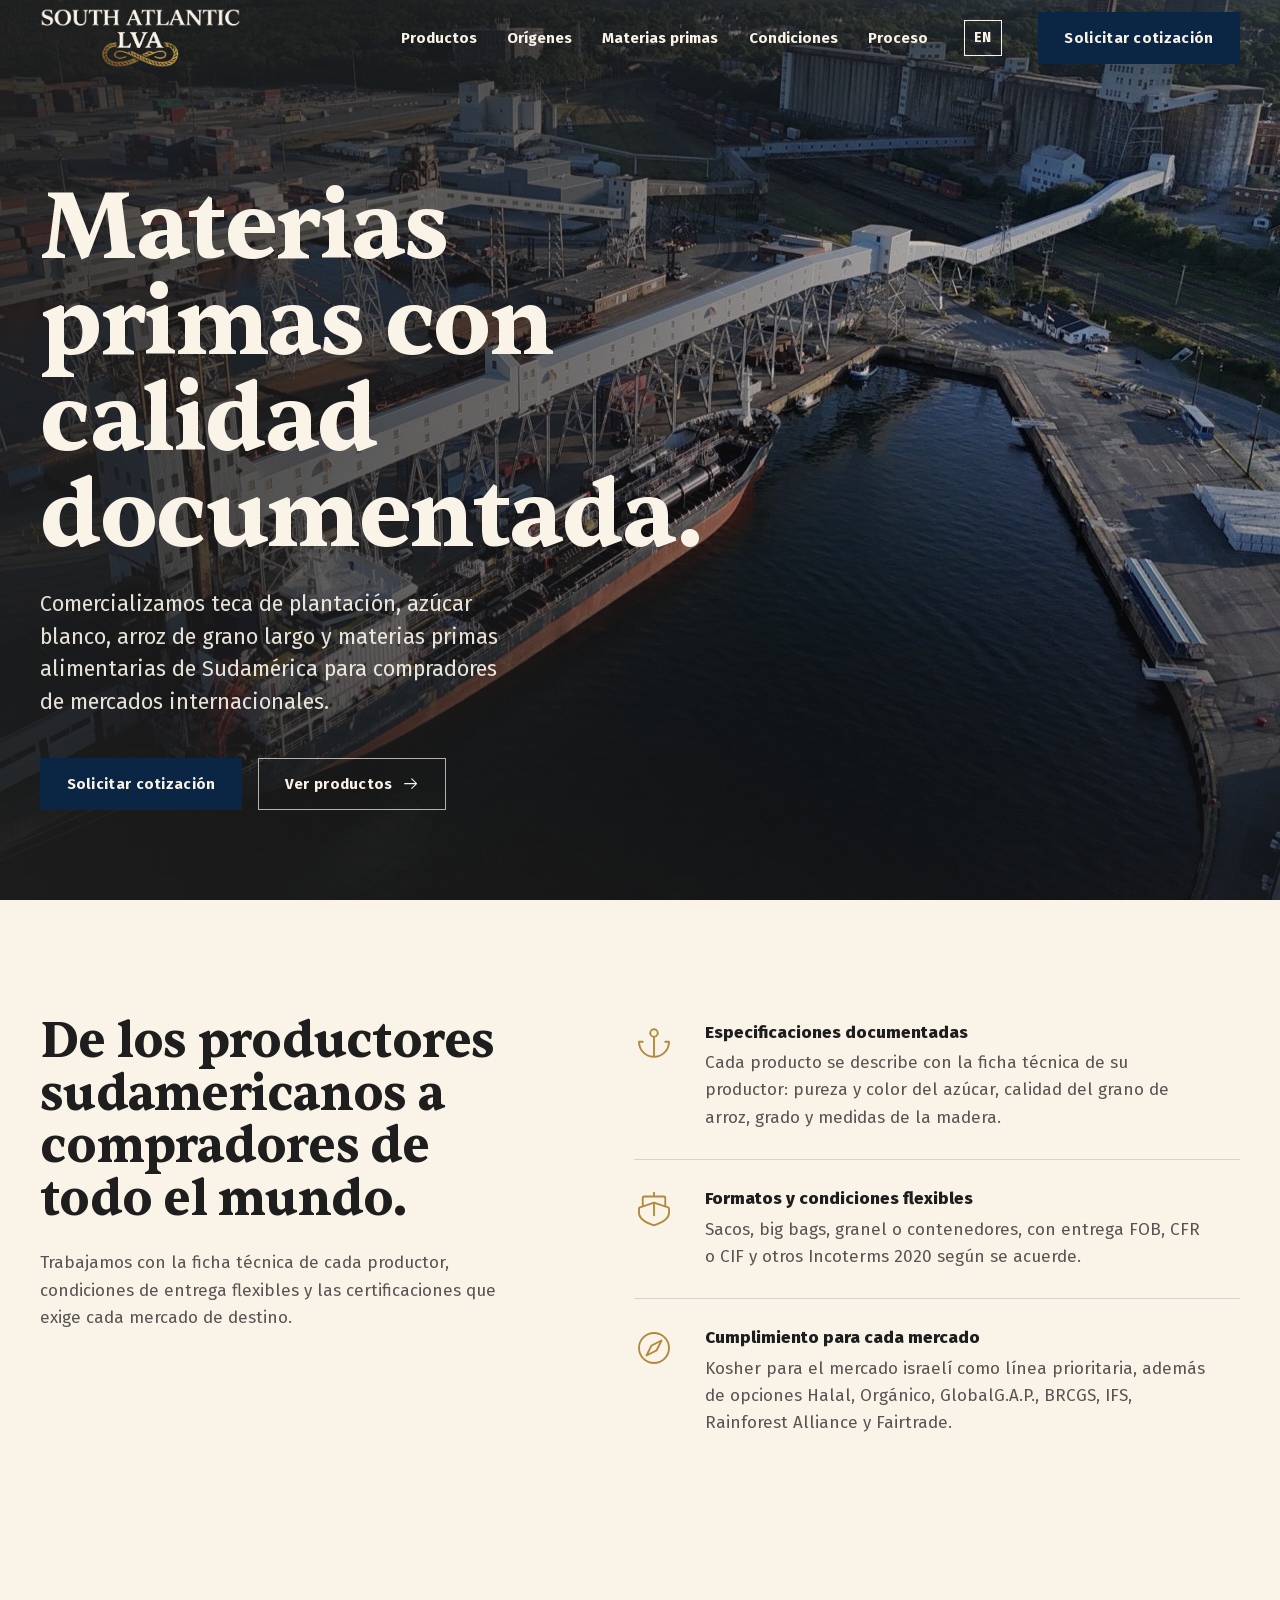
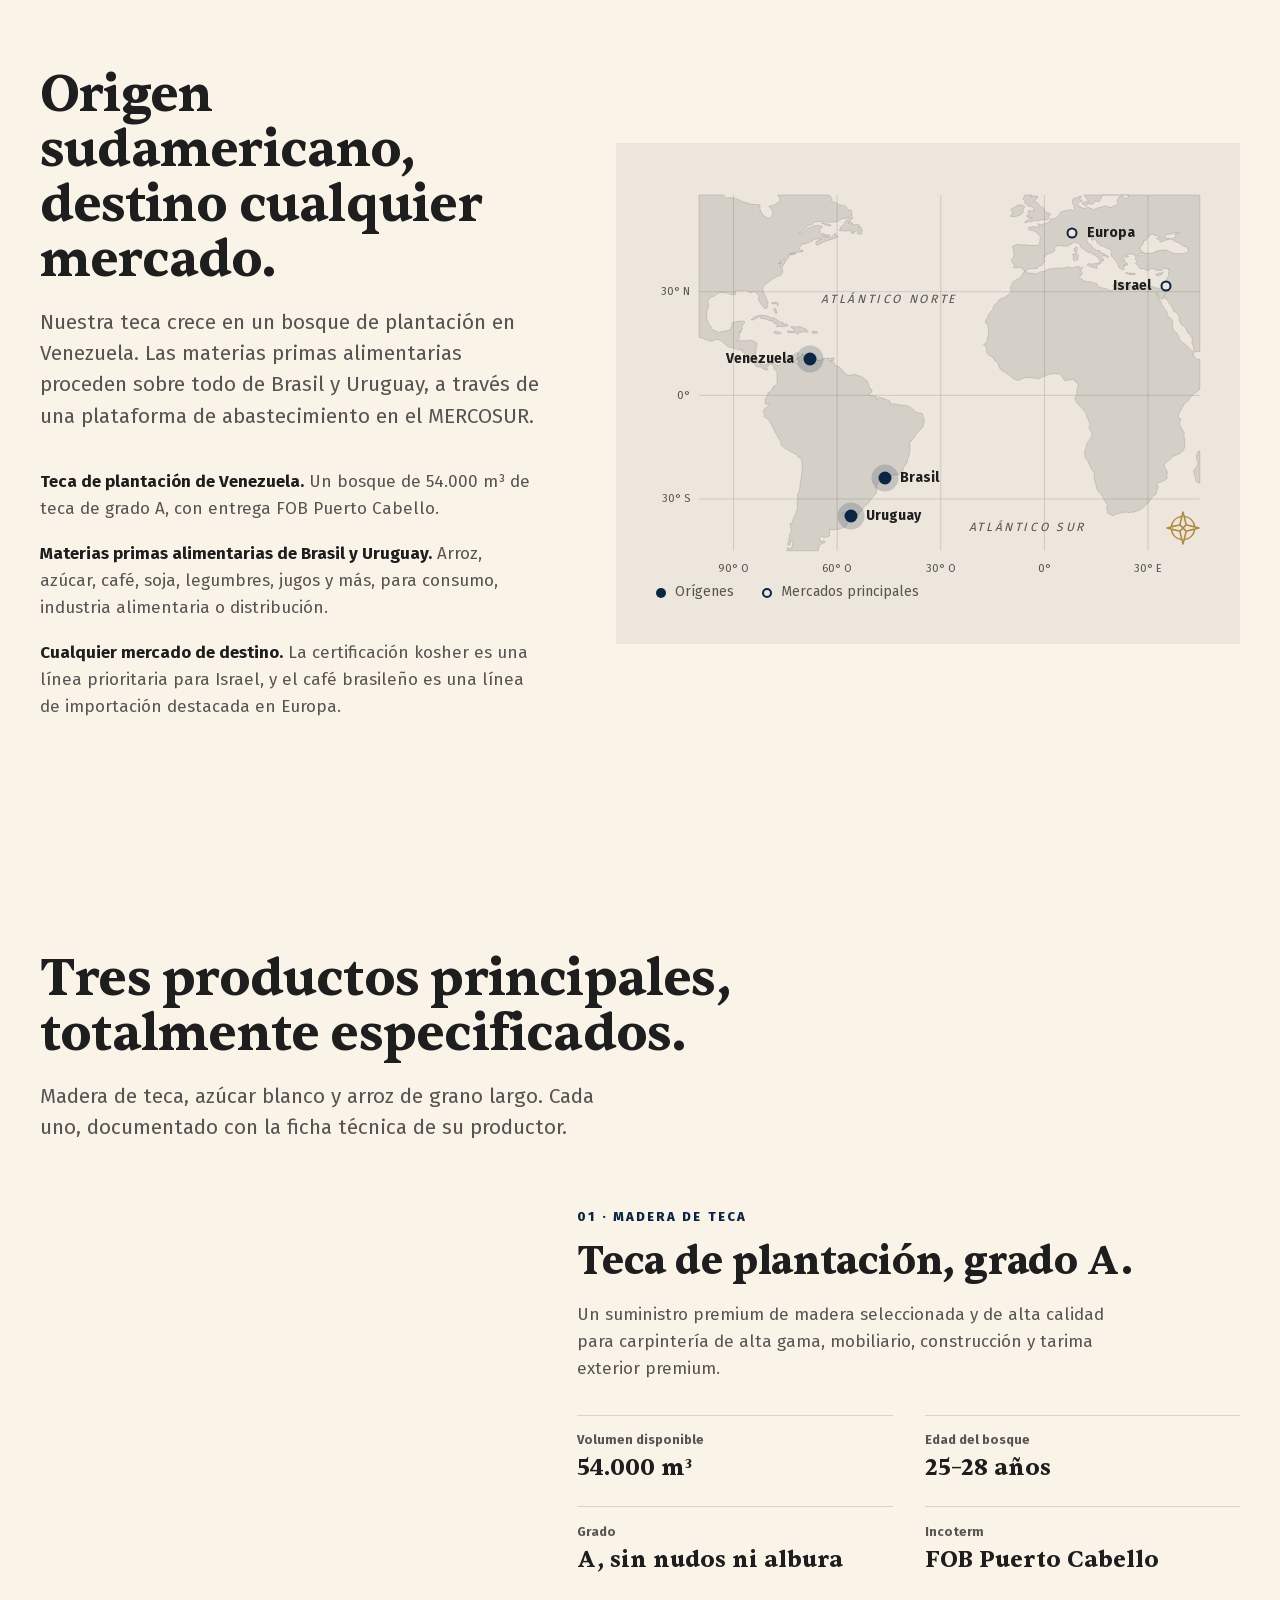
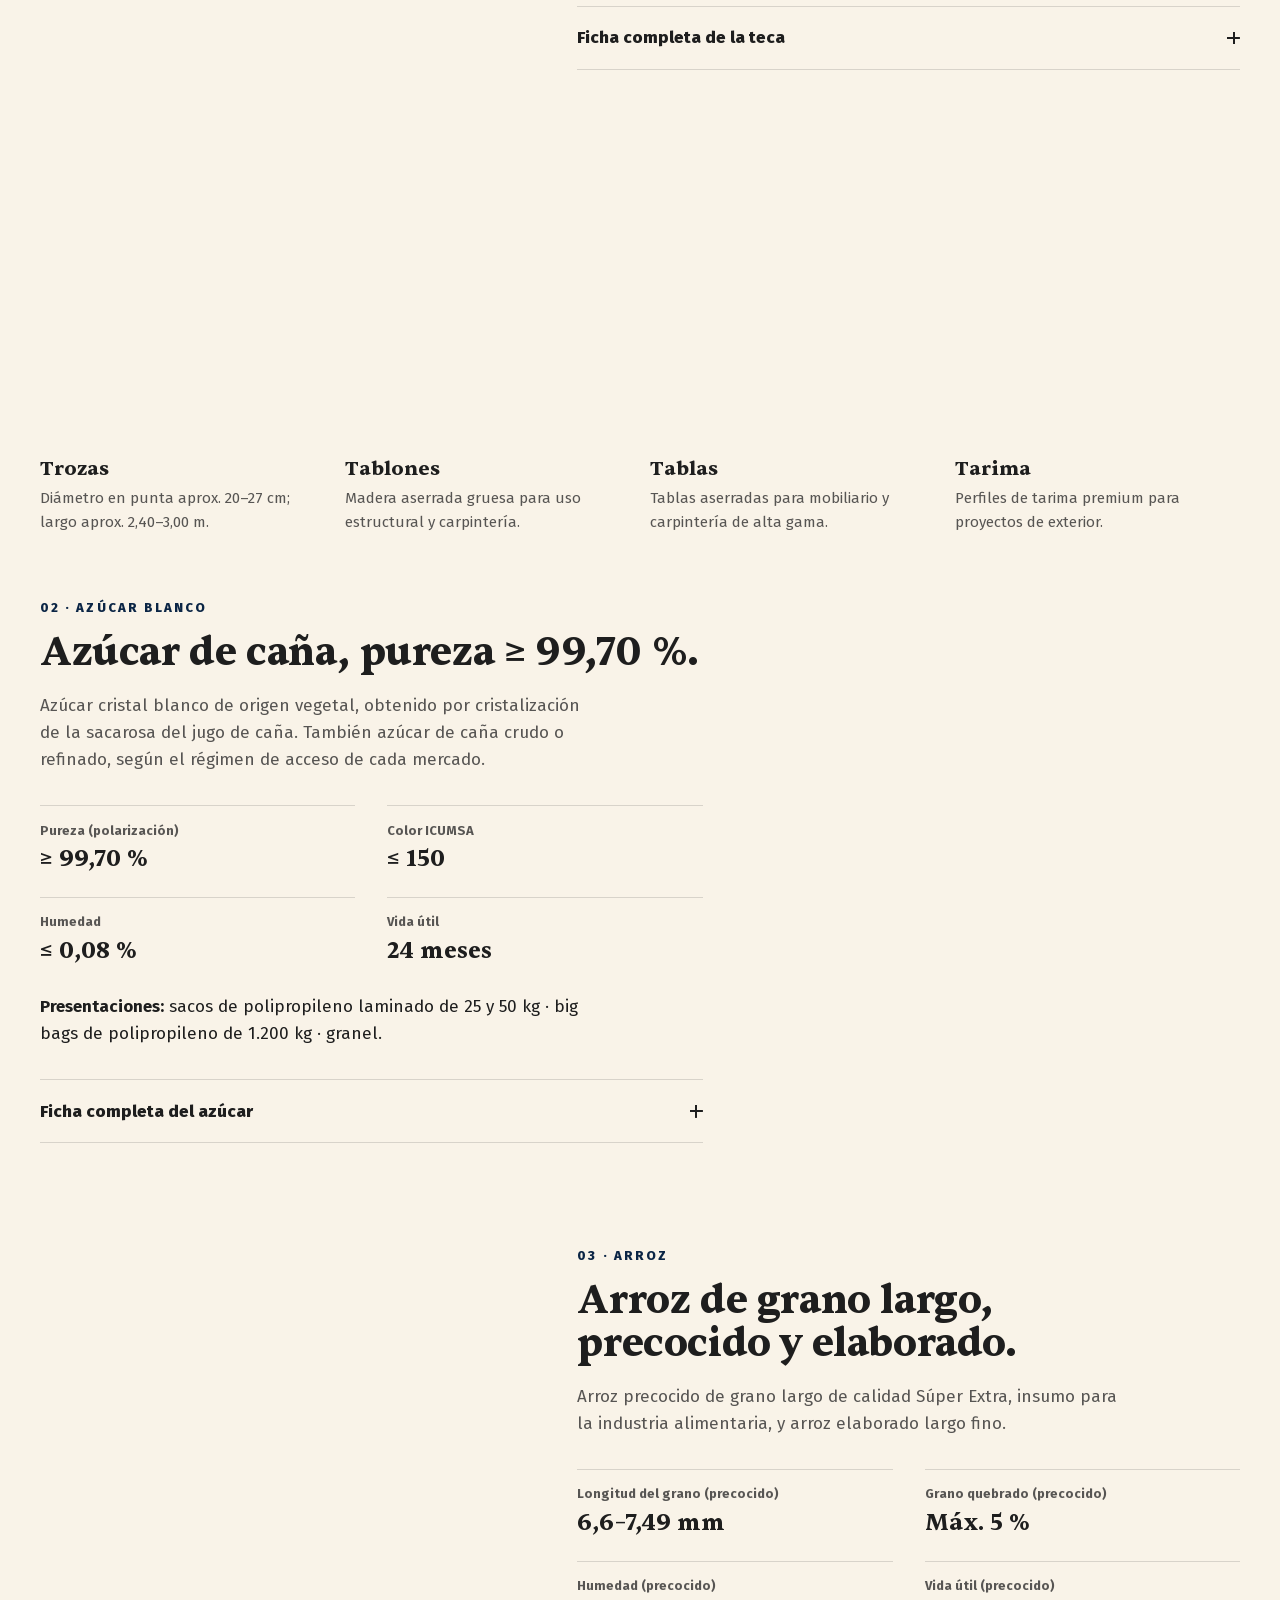
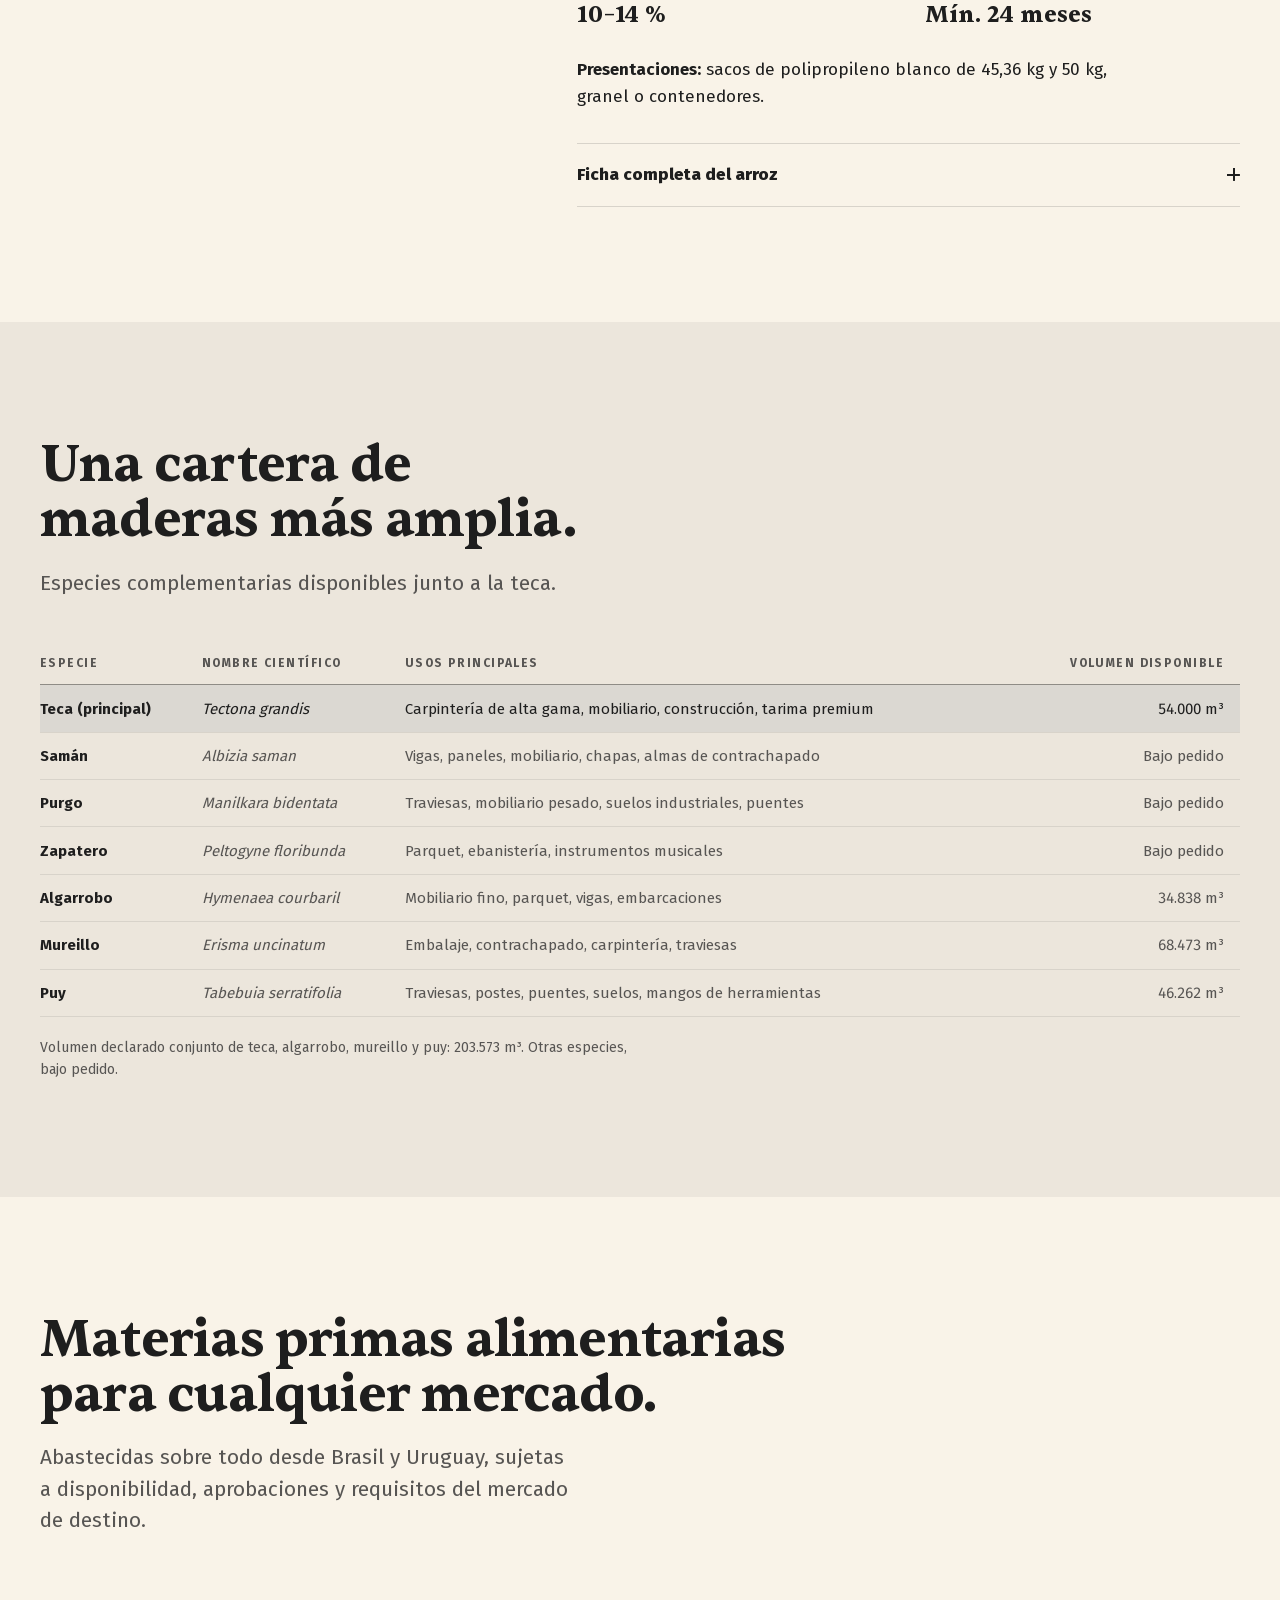
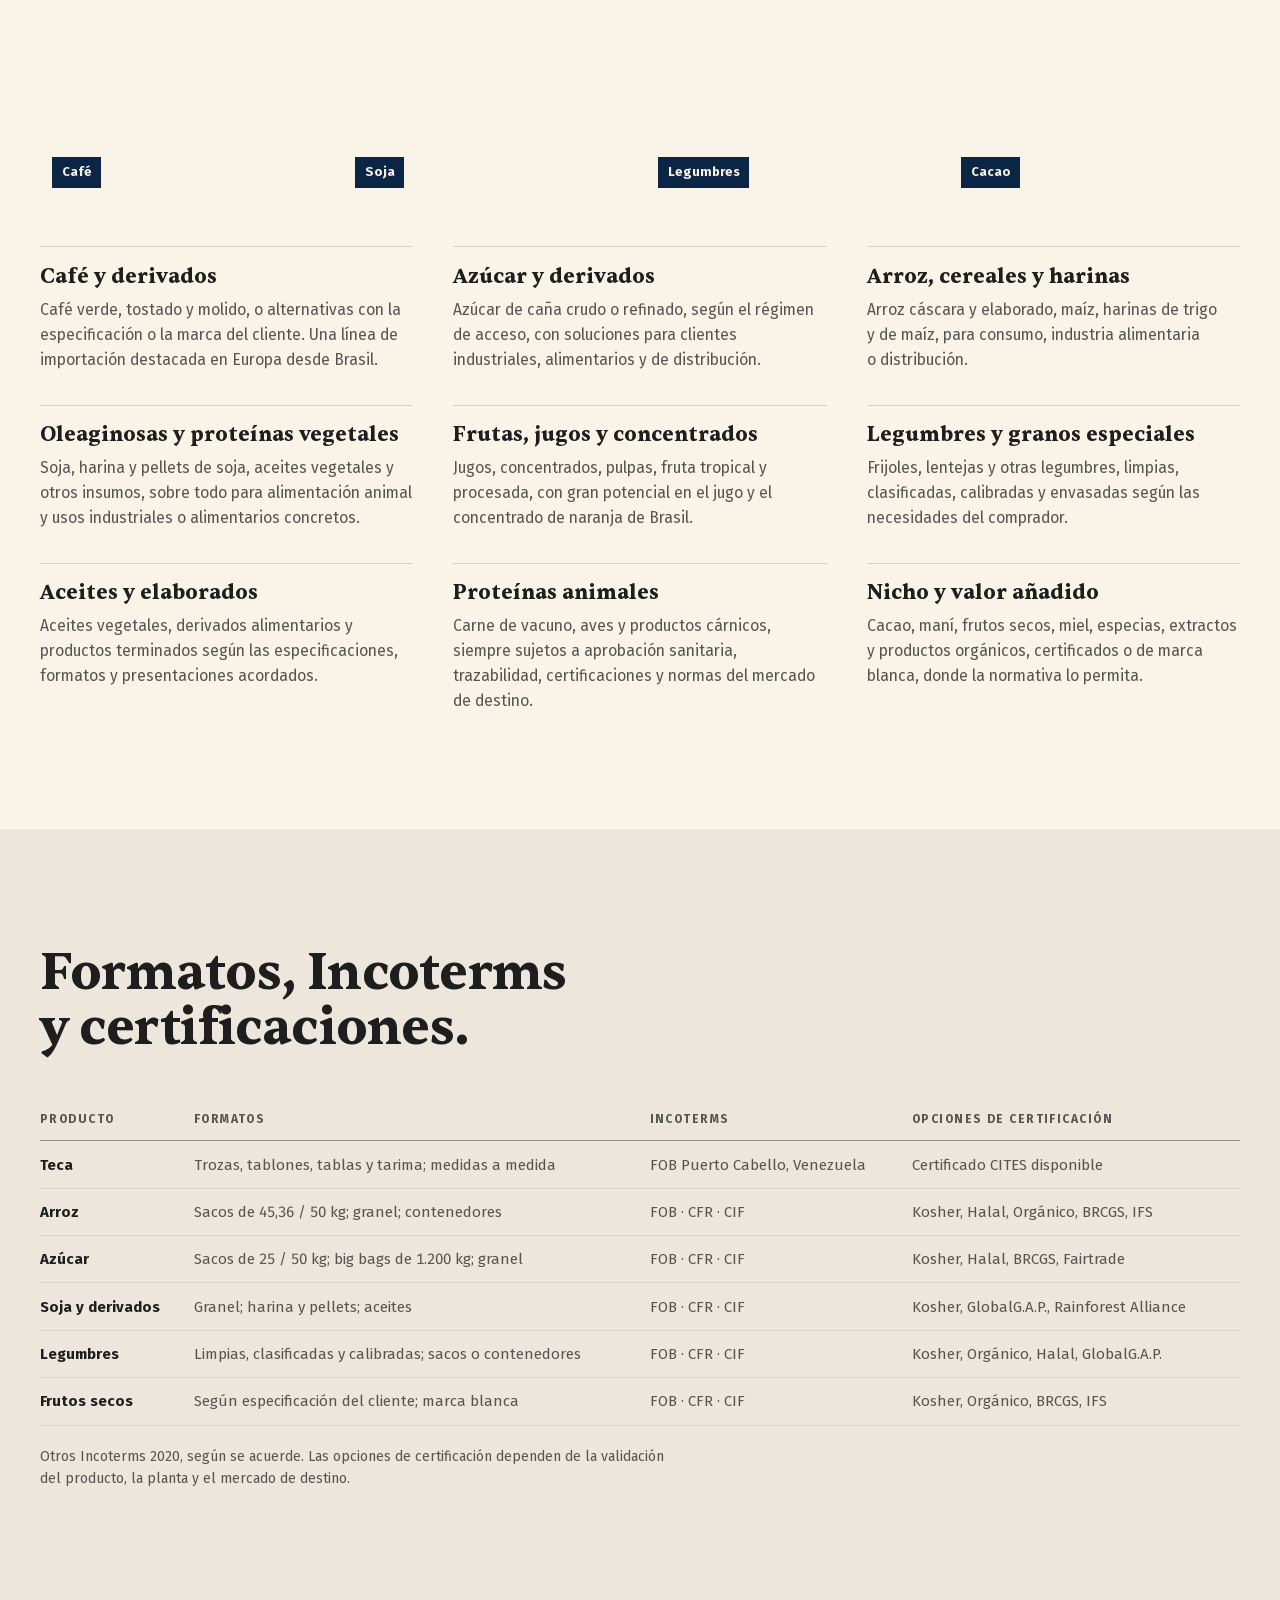
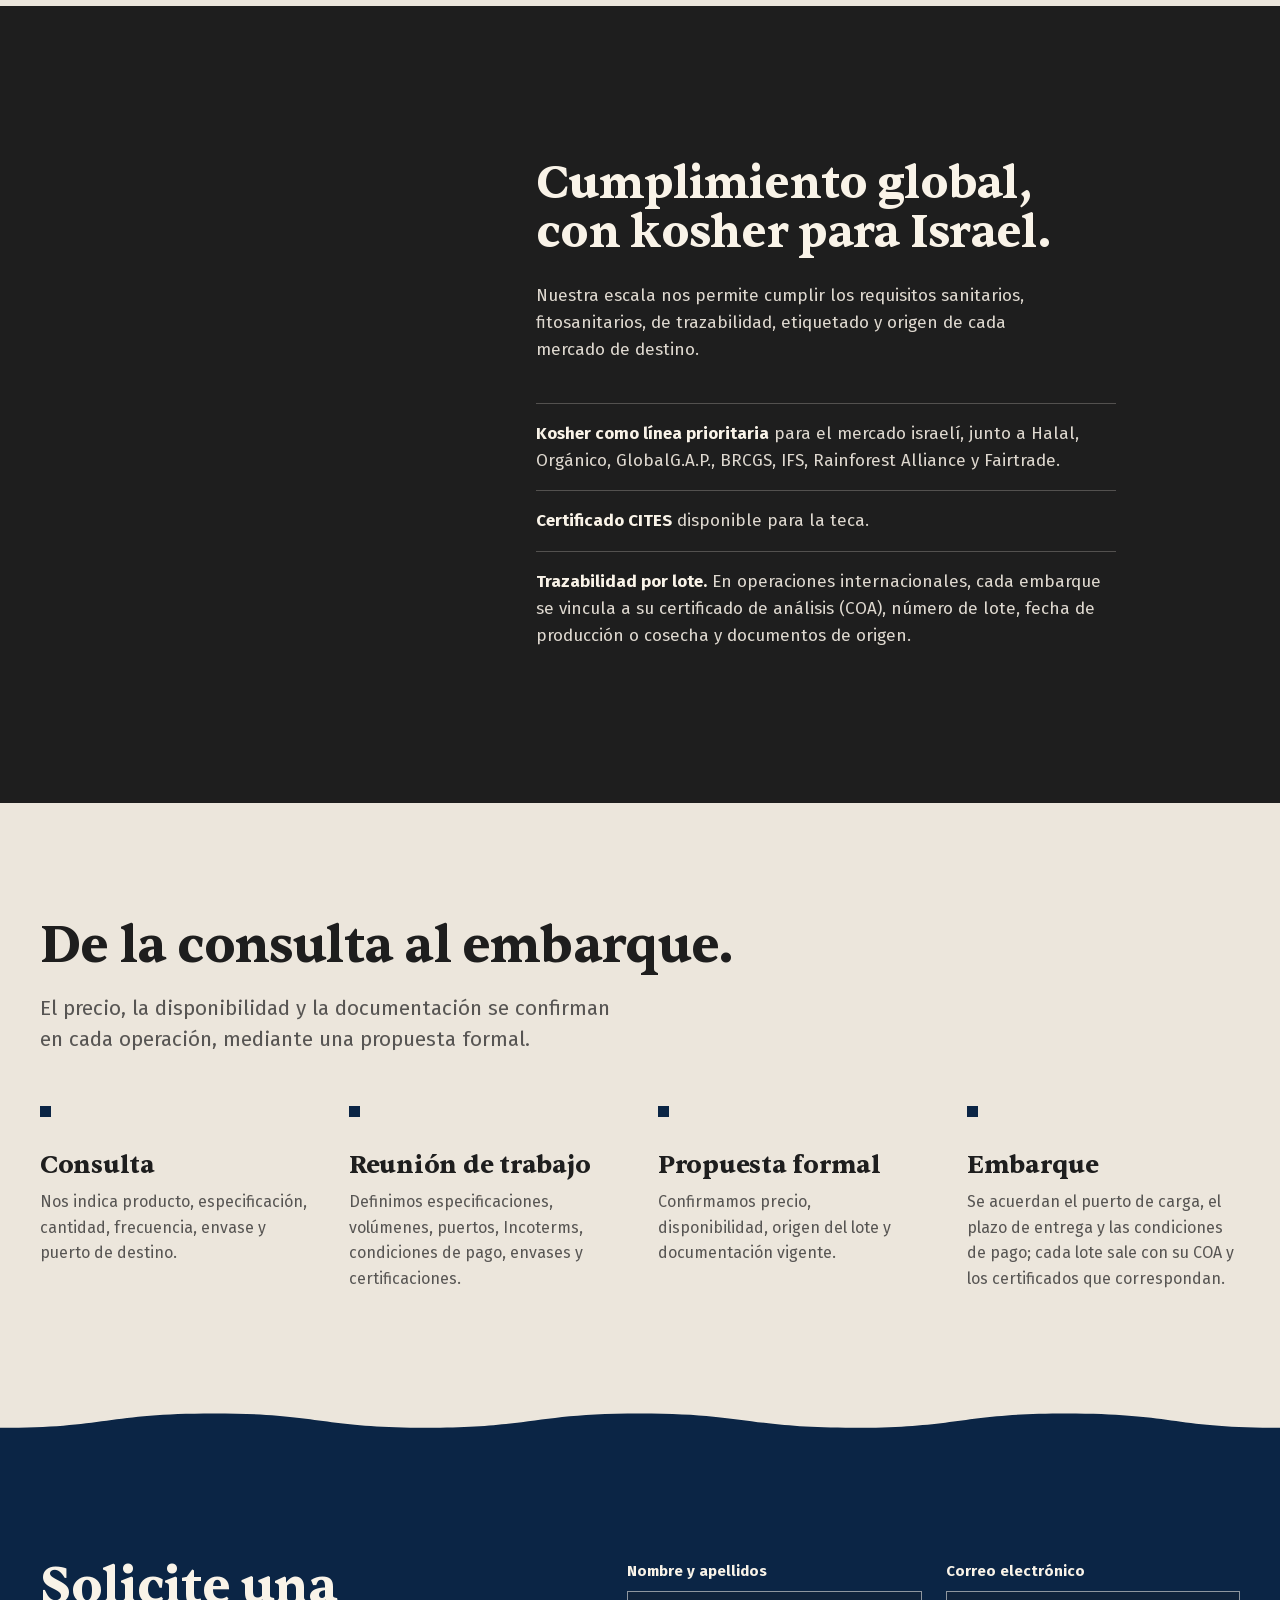
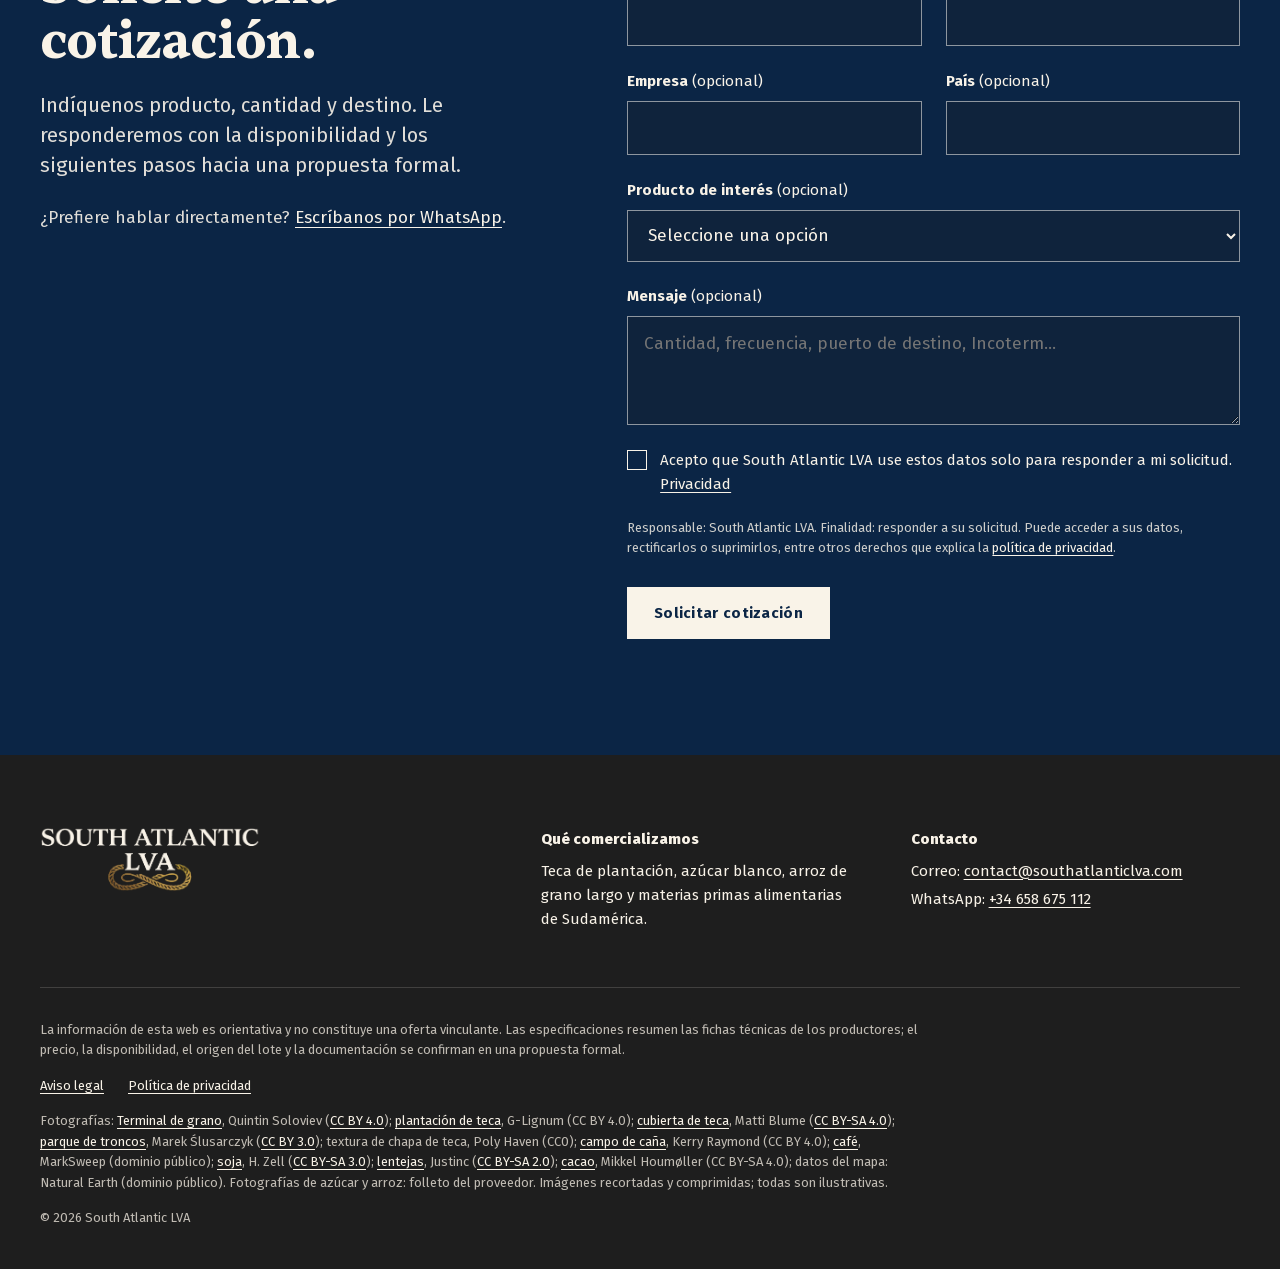
<file: es/index.html>
<!doctype html>
<html lang="es">
<head>
<meta charset="utf-8">
<meta name="viewport" content="width=device-width, initial-scale=1">
<meta http-equiv="Content-Security-Policy" content="default-src 'self'; script-src 'self' 'sha256-qOhFsq0QMV2REqNwk5hGH5bZE9SkX6gt6yeyKdYPv+U='; style-src 'self'; img-src 'self'; font-src 'self'; connect-src https://formsubmit.co; frame-src 'none'; object-src 'none'; base-uri 'self'; form-action https://formsubmit.co; upgrade-insecure-requests">
<meta name="referrer" content="strict-origin-when-cross-origin">
<title>South Atlantic LVA | Comercio de materias primas: teca, azúcar y arroz</title>
<meta name="description" content="South Atlantic LVA comercializa teca de plantación, azúcar blanco, arroz de grano largo y materias primas alimentarias de Sudamérica para compradores internacionales.">
<meta name="color-scheme" content="light dark">
<meta name="theme-color" content="#F9F3E8" media="(prefers-color-scheme: light)">
<meta name="theme-color" content="#1E1E1E" media="(prefers-color-scheme: dark)">
<meta property="og:type" content="website">
<meta property="og:locale" content="es_ES">
<meta property="og:locale:alternate" content="en_US">
<meta property="og:title" content="South Atlantic LVA | Materias primas con calidad documentada">
<meta property="og:description" content="Teca de plantación, azúcar blanco, arroz de grano largo y materias primas alimentarias de Sudamérica, con especificaciones documentadas.">
<meta property="og:image" content="https://southatlanticlva.com/assets/og-imagen.jpg">
<meta property="og:url" content="https://southatlanticlva.com/es/">
<link rel="canonical" href="https://southatlanticlva.com/es/">
<link rel="alternate" hreflang="en" href="https://southatlanticlva.com/">
<link rel="alternate" hreflang="es" href="https://southatlanticlva.com/es/">
<link rel="alternate" hreflang="x-default" href="https://southatlanticlva.com/">
<link rel="icon" href="../assets/favicon-32.png" sizes="32x32" type="image/png">
<link rel="apple-touch-icon" href="../assets/apple-touch-icon.png">
<link rel="preload" href="../assets/fuentes/sentient-700.woff2" as="font" type="font/woff2" crossorigin>
<link rel="preload" href="../assets/fuentes/fira-sans-400.woff2" as="font" type="font/woff2" crossorigin>
<link rel="preload" as="image" href="../assets/img/portada-movil.jpg" media="(max-width: 699px)" fetchpriority="high">
<link rel="preload" as="image" href="../assets/img/portada-1600.jpg" imagesrcset="../assets/img/portada-1600.jpg 1600w, ../assets/img/portada-2240.jpg 2240w" imagesizes="100vw" media="(min-width: 700px)" fetchpriority="high">
<link rel="stylesheet" href="../css/estilos.css">
<script>document.documentElement.classList.add("js")</script>
<script src="../js/main.js" defer></script>
</head>
<body>
<a class="saltar" href="#contenido">Saltar al contenido</a>
<svg class="sprite" aria-hidden="true" focusable="false"><symbol id="i-flecha" viewBox="0 0 256 256" fill="currentColor"><path d="M221.66,133.66l-72,72a8,8,0,0,1-11.32-11.32L196.69,136H40a8,8,0,0,1,0-16H196.69L138.34,61.66a8,8,0,0,1,11.32-11.32l72,72A8,8,0,0,1,221.66,133.66Z"/></symbol><symbol id="i-menu" viewBox="0 0 256 256" fill="currentColor"><path d="M224,128a8,8,0,0,1-8,8H40a8,8,0,0,1,0-16H216A8,8,0,0,1,224,128ZM40,72H216a8,8,0,0,0,0-16H40a8,8,0,0,0,0,16ZM216,184H40a8,8,0,0,0,0,16H216a8,8,0,0,0,0-16Z"/></symbol><symbol id="i-cerrar" viewBox="0 0 256 256" fill="currentColor"><path d="M205.66,194.34a8,8,0,0,1-11.32,11.32L128,139.31,61.66,205.66a8,8,0,0,1-11.32-11.32L116.69,128,50.34,61.66A8,8,0,0,1,61.66,50.34L128,116.69l66.34-66.35a8,8,0,0,1,11.32,11.32L139.31,128Z"/></symbol><symbol id="i-ancla" viewBox="0 0 256 256" fill="currentColor"><path d="M224,114H200a6,6,0,0,0,0,12h17.8A90.13,90.13,0,0,1,134,209.78V93.4a30,30,0,1,0-12,0V209.78A90.13,90.13,0,0,1,38.2,126H56a6,6,0,0,0,0-12H32a6,6,0,0,0-6,6,102,102,0,0,0,204,0A6,6,0,0,0,224,114ZM110,64a18,18,0,1,1,18,18A18,18,0,0,1,110,64Z"/></symbol><symbol id="i-barco" viewBox="0 0 256 256" fill="currentColor"><path d="M220.43,112.48,206,107.68V56a14,14,0,0,0-14-14H134V24a6,6,0,0,0-12,0V42H64A14,14,0,0,0,50,56v51.68l-14.43,4.8A14,14,0,0,0,26,125.77V152c0,60,96.44,84.79,100.54,85.82a6,6,0,0,0,2.92,0,235.44,235.44,0,0,0,49.4-19.54C212.32,200.15,230,177.24,230,152V125.77A14,14,0,0,0,220.43,112.48ZM62,56a2,2,0,0,1,2-2H192a2,2,0,0,1,2,2v47.68L129.9,82.31a6,6,0,0,0-3.8,0L62,103.68Zm156,96c0,47.1-78.28,70.54-90,73.79C116.27,222.54,38,199.1,38,152V125.77a2,2,0,0,1,1.37-1.9L122,96.32V168a6,6,0,0,0,12,0V96.32l82.63,27.55a2,2,0,0,1,1.37,1.9Z"/></symbol><symbol id="i-brujula" viewBox="0 0 256 256" fill="currentColor"><path d="M128,26A102,102,0,1,0,230,128,102.12,102.12,0,0,0,128,26Zm0,192a90,90,0,1,1,90-90A90.1,90.1,0,0,1,128,218ZM173.32,74.63l-64,32a6,6,0,0,0-2.69,2.69l-32,64A6,6,0,0,0,80,182a6.06,6.06,0,0,0,2.68-.63l64-32a6,6,0,0,0,2.69-2.69l32-64a6,6,0,0,0-8.05-8.05Zm-33.79,64.9L93.42,162.58l23-46.11,46.11-23Z"/></symbol><symbol id="i-rosa" viewBox="0 0 256 256" fill="currentColor"><path d="M249.46,122.18l-28.34-7.09A93.87,93.87,0,0,0,140.9,34.88L133.82,6.54a6,6,0,0,0-11.64,0L115.1,34.88a93.87,93.87,0,0,0-80.22,80.21L6.54,122.18a6,6,0,0,0,0,11.64l28.34,7.09a93.87,93.87,0,0,0,80.22,80.21l7.08,28.34a6,6,0,0,0,11.64,0l7.08-28.34a93.87,93.87,0,0,0,80.22-80.21l28.34-7.09a6,6,0,0,0,0-11.64Zm-41.05-10.26L157,99.05,144.08,47.59A81.87,81.87,0,0,1,208.41,111.92Zm-63-9.76L128,119.51l-17.36-17.35L128,32.74ZM111.92,47.59,99.05,99.05,47.59,111.92A81.87,81.87,0,0,1,111.92,47.59Zm-9.76,63.06L119.52,128l-17.36,17.35L32.74,128ZM47.59,144.08,99.05,157l12.87,51.46A81.87,81.87,0,0,1,47.59,144.08Zm63.05,9.76L128,136.49l17.36,17.35L128,223.26Zm33.44,54.57L157,157l51.46-12.87A81.87,81.87,0,0,1,144.08,208.41Zm9.76-63.06L136.48,128l17.36-17.35L223.26,128Z"/></symbol></svg>

<header class="cabecera" data-estado="sobre-portada">
  <div class="contenedor cabecera__fila">
    <a class="cabecera__marca" href="#inicio" aria-label="South Atlantic LVA, ir al inicio">
      <img class="logo logo--claro" src="../assets/marca/logo-claro.png" width="955" height="285" alt="">
      <img class="logo logo--color" src="../assets/marca/logo-color.png" width="955" height="285" alt="">
    </a>
    <nav class="nav" id="nav" aria-label="Principal">
      <ul class="nav__enlaces">
        <li><a href="#productos">Productos</a></li>
        <li><a href="#origenes">Orígenes</a></li>
        <li><a href="#materias">Materias primas</a></li>
        <li><a href="#condiciones">Condiciones</a></li>
        <li><a href="#proceso">Proceso</a></li>
      </ul>
      <a class="nav__idioma" href="../" hreflang="en" lang="en" aria-label="English version">EN</a>
      <a class="boton boton--primario" href="#cotizacion">Solicitar cotización</a>
    </nav>
    <button class="menu-boton" type="button" aria-controls="nav" aria-expanded="false">
      <svg class="icono icono--abrir" aria-hidden="true"><use href="#i-menu"/></svg>
      <svg class="icono icono--cerrar" aria-hidden="true"><use href="#i-cerrar"/></svg>
      <span class="solo-lector">Menú</span>
    </button>
  </div>
</header>

<main id="contenido">

  <section class="portada" id="inicio" aria-labelledby="portada-titulo">
    <picture>
      <source media="(max-width: 699px)" srcset="../assets/img/portada-movil.jpg" width="905" height="1760">
      <img class="portada__foto" src="../assets/img/portada-1600.jpg"
           srcset="../assets/img/portada-1600.jpg 1600w, ../assets/img/portada-2240.jpg 2240w"
           sizes="100vw" width="2240" height="1260" fetchpriority="high"
           alt="Vista aérea de una terminal de grano: un buque carga bajo una cinta transportadora, junto a contenedores y silos.">
    </picture>
    <div class="contenedor portada__contenido">
      <h1 class="portada__titulo" id="portada-titulo">Materias primas con calidad documentada.</h1>
      <p class="portada__texto">Comercializamos teca de plantación, azúcar blanco, arroz de grano largo y materias primas alimentarias de Sudamérica para compradores de mercados internacionales.</p>
      <div class="portada__acciones">
        <a class="boton boton--primario" href="#cotizacion">Solicitar cotización</a>
        <a class="boton boton--contorno-claro" href="#productos">Ver productos <svg class="icono" aria-hidden="true"><use href="#i-flecha"/></svg></a>
      </div>
    </div>
  </section>

  <section class="seccion intro" aria-labelledby="intro-titulo">
    <div class="contenedor intro__rejilla">
      <div>
        <h2 class="intro__titulo" id="intro-titulo">De los productores sudamericanos a compradores de todo el mundo.</h2>
        <p class="intro__texto">Trabajamos con la ficha técnica de cada productor, condiciones de entrega flexibles y las certificaciones que exige cada mercado de destino.</p>
      </div>
      <ul class="pilares">
        <li>
          <svg class="pilares__icono" aria-hidden="true" focusable="false"><use href="#i-ancla"/></svg>
          <h3>Especificaciones documentadas</h3>
          <p>Cada producto se describe con la ficha técnica de su productor: pureza y color del azúcar, calidad del grano de arroz, grado y medidas de la madera.</p>
        </li>
        <li>
          <svg class="pilares__icono" aria-hidden="true" focusable="false"><use href="#i-barco"/></svg>
          <h3>Formatos y condiciones flexibles</h3>
          <p>Sacos, big bags, granel o contenedores, con entrega FOB, CFR o CIF y otros Incoterms 2020 según se acuerde.</p>
        </li>
        <li>
          <svg class="pilares__icono" aria-hidden="true" focusable="false"><use href="#i-brujula"/></svg>
          <h3>Cumplimiento para cada mercado</h3>
          <p>Kosher para el mercado israelí como línea prioritaria, además de opciones Halal, Orgánico, GlobalG.A.P., BRCGS, IFS, Rainforest Alliance y Fairtrade.</p>
        </li>
      </ul>
    </div>
  </section>

  <section class="seccion origenes" id="origenes" aria-labelledby="origenes-titulo">
    <div class="contenedor origenes__rejilla">
      <div>
        <h2 id="origenes-titulo">Origen sudamericano, destino cualquier mercado.</h2>
        <p class="entradilla">Nuestra teca crece en un bosque de plantación en Venezuela. Las materias primas alimentarias proceden sobre todo de Brasil y Uruguay, a través de una plataforma de abastecimiento en el MERCOSUR.</p>
        <ul class="lista-datos">
          <li><strong>Teca de plantación de Venezuela.</strong> Un bosque de 54.000 m³ de teca de grado A, con entrega FOB Puerto Cabello.</li>
          <li><strong>Materias primas alimentarias de Brasil y Uruguay.</strong> Arroz, azúcar, café, soja, legumbres, jugos y más, para consumo, industria alimentaria o distribución.</li>
          <li><strong>Cualquier mercado de destino.</strong> La certificación kosher es una línea prioritaria para Israel, y el café brasileño es una línea de importación destacada en Europa.</li>
        </ul>
      </div>
      <figure class="mapa" role="img" aria-label="Mapa del océano Atlántico. Orígenes: Venezuela, Brasil y Uruguay. Mercados principales: Europa e Israel.">
        <div class="mapa__lienzo"><svg class="mapa__reticula" viewBox="0 0 580 412" preserveAspectRatio="none" aria-hidden="true" focusable="false"><path class="mapa__tierra" d="M580 333.7 L579.3 333.4 L576.2 332 L575.1 329.8 L574.8 326.3 L573.4 323.1 L573 320.2 L573.7 317.3 L575.6 316.7 L575.6 315.3 L577.5 312.3 L577.9 309.7 L576.9 307.8 L576.2 305.3 L575.9 301.6 L577.2 299.4 L577.8 296.9 L579.8 296.7 L580 296.6ZM156.3 191.6 L152.9 192 L152.2 191.6 L153.4 190.5 L153.3 189 L155.6 188.4 L156.4 188.6 L156.3 191.6ZM137.6 159.1 L136.6 160.1 L133.6 160.1 L131.3 160.2 L131 158.5 L131.6 157.9 L134.9 157.9 L136.9 158.3 L137.6 159.1ZM92.4 160.5 L91.2 161.2 L88.9 160.6 L86.6 159.1 L87.1 158.2 L88.8 157.9 L89.7 158 L92.4 158.4 L94.5 159.4 L95.2 160.5 L92.4 160.5ZM109.7 152.5 L113.2 153.1 L113.7 152.5 L116.8 152.5 L119.1 153.5 L120.2 153.4 L120.9 154.8 L123.1 154.7 L123 155.9 L124.8 156.1 L126.7 157.6 L125.2 159.2 L123.3 158.3 L121.5 158.5 L120.2 158.3 L119.5 159 L117.9 159.3 L117.3 158.3 L116 158.9 L114.4 161.6 L113.4 161 L113.2 159.8 L110.5 159.1 L108.6 159.4 L106.2 159.1 L104.3 159.9 L102.2 158.6 L102.5 157.3 L106.2 157.9 L109.2 158.2 L110.7 157.3 L108.8 155.6 L108.9 154.1 L106.3 153.4 L107.2 152.3 L109.7 152.5ZM81.3 140.9 L82.9 142.4 L86.6 142 L88 142.9 L91.4 145.4 L93.9 147.2 L95.2 147.1 L97.6 147.9 L97.3 149.1 L100.3 149.2 L103.3 150.9 L102.8 151.8 L100.2 152.3 L97.5 152.5 L94.7 152.2 L89 152.6 L91.7 150.3 L90 149.3 L87.5 149 L86.1 147.9 L85.1 145.6 L82.9 145.8 L79.1 144.7 L77.9 143.9 L72.7 143.2 L71.3 142.5 L72.8 141.5 L68.9 141.2 L66 143.3 L64.4 143.4 L63.8 144.4 L61.8 144.8 L60.1 144.4 L62.2 143.2 L63.1 141.7 L64.9 140.8 L66.9 140.1 L70 139.7 L70.9 139.2 L74.4 139.5 L77.5 139.6 L81.3 140.9ZM89.9 137 L88.9 137.2 L87.9 134.9 L86.4 133.7 L87.2 131.2 L88.4 131.3 L89.8 134.6 L89.9 137ZM88.7 125.7 L84.4 126.3 L84.1 124.8 L86 124.5 L88.6 124.6 L88.7 125.7ZM92 125.6 L91.3 128.5 L90.6 128 L90.6 125.9 L88.8 124.3 L88.8 123.8 L92 125.6ZM538.3 89.3 L535.6 91 L535.9 91.8 L536 92.1 L531.9 93.7 L530 93.2 L529 91.6 L530.9 91.4 L531.2 91.4 L531.8 90.5 L534.7 90.5 L538.3 89.3ZM494.8 89.2 L497 90.5 L500.1 90.3 L503.1 90.6 L503 91.3 L505.2 90.8 L504.7 92 L498.9 92.3 L498.9 91.7 L494.1 90.9 L494.8 89.2ZM462.1 79.1 L460.6 82.2 L461.2 83.5 L460.4 85.5 L457.3 84 L455.3 83.6 L449.7 81.5 L450.3 79.5 L455 79.9 L459 79.4 L462.1 79.1ZM436.8 67.2 L439.2 70 L438.7 75.3 L436.9 75 L435.2 76.4 L433.7 75.3 L433.6 70.5 L432.6 68.2 L434.8 68.4 L436.8 67.2ZM438.2 63.4 L436.9 66.5 L435.1 65.7 L434.2 63 L435 61.5 L437.6 60 L438.2 63.4ZM145.3 45.8 L148.2 46.3 L152 46.2 L150 47.9 L148.5 48.1 L143.4 46.4 L142.4 45.1 L143.9 43.9 L145.3 45.8ZM152.8 35.6 L150.8 35.7 L145.6 34.4 L141.9 32.5 L143.3 32.2 L148.6 33.2 L152.7 34.8 L152.8 35.6ZM175.5 29.3 L172.8 32.8 L175.4 31.4 L178.1 32.3 L176.7 33.7 L180.3 34.7 L182.1 33.8 L186.1 35 L184.9 37.9 L187.7 37.2 L188.2 39.4 L189.4 41.9 L187.7 45.4 L185.9 45.5 L183.3 44.8 L184.2 41.5 L183 41 L178.4 44.5 L176 44.3 L178.8 42.4 L175 41.5 L170.7 41.7 L162.9 41.6 L162.3 40.4 L164.8 39 L163.1 37.9 L166.4 35.5 L170.6 29.1 L173 26.9 L176.5 25.5 L178.4 25.6 L177.6 26.7 L175.5 29.3ZM372.8 23 L365.8 25.3 L360.1 24.7 L363.3 20.5 L361.2 16.5 L366.7 13.3 L369.7 11.5 L373.1 11.3 L377.4 13.8 L375.2 16.5 L375.9 19.4 L372.8 23ZM450.8 9.6 L448.4 12.8 L444.2 10.5 L443.6 8.9 L449.5 7.6 L450.8 9.6ZM385.5 0 L383.7 1.8 L387.8 1.2 L392.2 1.3 L391.1 4.5 L387.5 8.1 L391.7 8.4 L395.5 13.5 L398.3 14.1 L400.7 18.7 L401.9 20.3 L406.7 21 L406.2 23.6 L404.2 24.8 L405.8 26.8 L402.2 28.9 L396.8 28.9 L390 30 L388.2 29.2 L385.5 31.1 L381.8 30.6 L379 32.2 L376.9 31.4 L382.8 27.2 L386.3 26.3 L380.1 25.6 L378.9 24 L383.1 22.8 L380.9 20.6 L381.7 18 L387.6 18.4 L388.2 16.1 L385.5 13.5 L380.6 12.8 L379.7 11.8 L381.1 10 L379.8 8.9 L377.7 10.8 L377.4 6.9 L375.4 4.9 L376.9 0.7 L377.5 0ZM28.6 0 L28.9 0.6 L30.8 3.7 L36.4 2.9 L43.8 4.6 L47.8 6.1 L50.7 8 L55.7 9.1 L60 10.8 L66.6 11 L70.9 11.4 L70.3 14.9 L71.5 18.9 L74.4 23.4 L80.3 27.2 L83.4 25.9 L85.6 21.8 L83.5 15.4 L80.7 13.3 L87.1 11.5 L91.6 8.6 L93.8 5.9 L93.5 3.2 L91 0 L150.6 0 L154.4 4.1 L152.8 6.6 L158.1 8.9 L161.7 11.2 L168.1 12.2 L170.7 13.5 L172.3 16.9 L175.4 17.4 L177 18.9 L177.3 23.4 L174.4 24.9 L171.5 26.3 L164.9 27.7 L159.9 31 L153.1 31.7 L144.6 30.8 L138.5 30.8 L134.4 31.1 L131.1 34 L126 35.7 L120.2 41 L115.6 44.7 L119 44.1 L125.4 38.8 L133.8 35.5 L139.8 35.1 L143.3 37 L139.5 39.7 L140.8 44 L142.1 47 L147.3 49 L153.9 48.5 L157.9 44 L158.2 46.9 L160.8 48.3 L155.8 50.9 L147 53.3 L143 54.9 L138.5 57.8 L135.5 57.5 L135.4 54.1 L142.3 50.8 L135.9 51 L131.5 51.4 L132.1 52.8 L127.9 54.7 L123.8 56.1 L119.5 57.3 L117.2 59.9 L116.7 60.5 L116.7 62.7 L118 64.8 L119.7 64.9 L119.3 63.4 L120.5 64.3 L120.1 65.5 L117.4 66.1 L115.5 66 L112.6 66.7 L110.8 66.9 L108.5 67.1 L105.2 68.3 L111 67.5 L112.2 68.3 L106.6 69.5 L104.1 69.5 L104.2 69 L103 70.1 L104.2 70.3 L103.3 73.2 L100.4 76.2 L100.1 75.2 L99.2 75 L97.9 74 L98.7 76.2 L99.7 76.9 L99.8 78.4 L98.5 79.9 L96.2 83.1 L95.9 83 L97.1 80.3 L95.1 78.7 L94.6 75.4 L93.8 77.1 L94.7 79.7 L92.2 79.1 L94.8 80.3 L95 84.1 L96.1 84.4 L96.5 85.8 L97.1 89.8 L94.5 92.8 L90.4 94 L87.8 96.3 L85.8 96.6 L83.8 98 L83.2 99.4 L78.8 102 L76.5 103.9 L74.7 106.2 L74 109.1 L74.7 111.9 L76.1 115.3 L77.9 118.1 L77.9 119.8 L79.8 124.5 L79.6 127.2 L79.5 128.7 L78.5 131.2 L77.3 131.7 L75.3 131.2 L74.7 129.4 L73.2 128.5 L71 125.1 L69.2 122 L68.6 120.5 L69.4 117.8 L68.3 115.6 L65.2 112.3 L63.6 111.6 L59.6 113.5 L58.8 113.3 L56.9 111.4 L54.4 110.4 L49.9 110.9 L46.3 110.5 L43.3 110.7 L41.6 111.3 L42.3 112.4 L42.3 114 L43.1 114.8 L42.4 115.4 L40.9 114.8 L39.4 115.5 L36.5 115.4 L33.5 113.3 L30 113.8 L27.1 112.9 L24.6 113.1 L21.2 114.1 L17.6 117 L13.6 118.8 L11.4 120.7 L10.5 122.5 L10.5 125.2 L10.7 127.2 L11.4 128.5 L9.9 132 L9.2 134.9 L8.9 140.3 L8.5 142.2 L9.2 144.4 L10.4 146.4 L11.2 149.5 L13.9 152.4 L14.8 154.7 L16.4 156.7 L20.6 157.7 L22.3 159.4 L25.8 158.3 L28.9 157.9 L31.9 157.2 L34.4 156.5 L36.9 154.9 L37.9 152.5 L38.2 149.2 L38.9 148 L41.6 147 L45.8 146 L49.4 146.2 L51.8 145.8 L52.8 146.7 L52.6 148.6 L50.5 151 L49.5 153.4 L50.3 154.1 L49.7 155.8 L48.7 159 L47.6 157.9 L46.8 158 L46.8 158.6 L47.6 158.6 L47.5 159.7 L46.9 161.4 L47.2 162 L46.8 163.5 L47 163.9 L46.6 165.9 L45.8 166.9 L45.1 167.1 L44.3 168.5 L45.6 169.2 L45.9 168.6 L47.1 169.1 L47.5 169.2 L48.4 168.5 L49.5 168.5 L49.9 168.8 L50.5 168.6 L52.4 169 L54.2 168.9 L55.5 168.4 L56 168 L57.3 168.2 L58.2 168.5 L59.3 168.4 L60.1 168 L61.9 168.6 L62.5 168.7 L63.7 169.4 L64.9 170.3 L66.4 170.9 L67.4 172 L67.1 172.4 L66.9 173.3 L67.3 174.8 L66.4 176.1 L65.9 177.7 L65.8 179.5 L66 180.5 L66.1 182.3 L65.5 182.7 L65.1 184.4 L65.4 185.5 L64.6 186.5 L64.8 187.6 L65.4 188.2 L66.4 190.4 L67.9 192 L69.8 193.7 L71.3 195.2 L71.2 196 L72.8 196.2 L73.1 195.9 L74.2 196.9 L76.2 196.6 L77.9 195.6 L80.3 194.7 L81.7 193.6 L83.9 193.8 L83.8 194.2 L86 194.3 L87.8 195 L89.1 196.2 L90.6 197.3 L92.7 197.4 L95.7 194.7 L97.3 194.2 L97.3 192.9 L98.1 189.5 L100.4 187.7 L102.9 187.6 L103.2 186.8 L106.3 187.1 L109.5 185.1 L111 184.2 L113 182.3 L114.4 182.5 L115.5 183.5 L114.7 184.9 L114.6 185.8 L112.2 186.3 L113.5 188.1 L113.5 190.2 L111.7 192.5 L113.2 195.7 L114.9 195.5 L115.8 192.6 L114.6 191.2 L114.4 188.1 L119.4 186.5 L118.8 184.6 L120.2 183.4 L121.7 186.2 L124.5 186.2 L127.1 188.5 L127.2 189.8 L130.8 189.8 L135.1 189.4 L137.4 191.2 L140.4 191.7 L142.7 190.4 L142.7 189.4 L147.7 189.2 L152.5 189.1 L149.1 190.3 L150.4 192.2 L153.6 192.5 L156.7 194.5 L157.3 197.7 L159.4 197.6 L161 198.5 L163.6 200 L166.1 202.6 L166.2 204.7 L167.7 204.8 L169.8 206.7 L171.4 208.1 L176.2 208.9 L176.6 208.2 L179.9 207.9 L184.2 209 L185.5 209.4 L188.5 210.4 L192.7 213.7 L193.4 215.4 L194.7 215.2 L195.7 217.4 L198 224.4 L200.1 225.1 L200.2 227.8 L197.2 231.1 L198.4 232.3 L205.5 232.9 L205.7 237 L208.7 234.3 L213.7 235.8 L220.4 238.2 L222.3 240.6 L221.7 242.8 L226.3 241.5 L234.1 243.6 L240.1 243.5 L246 246.8 L251.1 251.3 L254.2 252.4 L257.6 252.6 L259.1 253.9 L260.4 259 L261.1 261.4 L259.5 268 L257.5 270.6 L251.8 276.2 L249.3 280.7 L246.3 284.2 L245.3 284.2 L244.2 287.2 L244.5 294.7 L243.4 300.8 L242.9 303.5 L241.7 305 L241 310.4 L236.9 315.6 L236.2 319.7 L233 321.5 L232 323.9 L227.7 323.9 L221.4 325.4 L218.6 327.2 L214.1 328.4 L209.4 331.5 L206 335.5 L205.4 338.5 L206.1 340.7 L205.4 344.7 L204.4 346.7 L201.7 348.9 L197.2 355.9 L193.7 359.1 L191 361 L189.2 364.8 L186.5 367.1 L184.8 369.6 L180.3 371.8 L177.3 371 L175.1 371.4 L171.4 369.7 L168.7 369.9 L166.3 367.6 L166 369.7 L171.1 373.2 L170.6 375.9 L173.1 377.7 L172.8 379.6 L169 384.7 L163.1 386.9 L155.1 387.7 L150.7 387.3 L151.5 389.7 L150.7 392.7 L151.4 394.7 L149 396.1 L144.9 396.7 L141.1 395.2 L139.5 396.3 L140.1 400.2 L142.8 401.4 L145 400.2 L146.2 402.3 L142.5 403.5 L139.3 406 L138.7 410 L137.8 412 L101.9 412 L102.6 408.4 L107 409.8 L109.1 401.5 L106.4 400.5 L105.2 405.5 L102.7 404.9 L103.9 399.2 L105.3 391.8 L107.1 389 L106 385.1 L105.6 380.6 L107.3 380.5 L109.8 374 L112.6 367.6 L114.2 361.7 L113.3 355.7 L114.5 352.4 L114 347.4 L116.4 342.6 L117.1 334.8 L118.4 326.5 L119.6 317.6 L119.3 311 L118.5 305.4 L114.5 303.1 L114.2 301.5 L106.2 297.4 L99 293.1 L96 290.6 L94.3 287.3 L95 286.1 L91.6 280.9 L87.6 273.5 L83.9 265.5 L82.2 263.7 L81 260.8 L77.9 258.2 L75 256.5 L76.3 254.8 L74.4 250.9 L75.6 248.1 L78.8 245.6 L80.9 242.6 L80.1 240.9 L78.5 242.7 L76.1 241 L76.9 239.9 L76.3 236.2 L77.7 235.6 L78.4 233.1 L79.9 230.6 L79.6 228.9 L81.8 228.1 L84.6 226.5 L84 225.2 L85.5 224.9 L85.4 222.9 L86.3 221.5 L88.3 221.2 L90 218.7 L91.5 216.6 L90 215.6 L90.8 213.3 L89.9 209.7 L90.7 208.6 L90.1 205.2 L88.5 203.1 L87.1 202 L86.3 199.8 L87.3 198.7 L86.3 198.4 L85.5 197.1 L83.5 196 L81.8 196.3 L81 197.7 L79.3 198.7 L78.5 198.8 L78.1 199.6 L80 201.8 L78.9 202.3 L78.3 202.9 L76.5 203.1 L75.8 200.7 L75.2 201.4 L73.9 201.2 L73.1 199.6 L71.5 199.3 L70.4 198.8 L68.7 198.8 L68.6 199.7 L68.1 199.1 L66 198.2 L65.2 197.4 L65.6 196.7 L65.5 195.8 L64.4 194.8 L62.8 194.1 L61.4 193.5 L61.1 192.4 L60.1 191.7 L60.4 192.8 L59.6 193.8 L58.6 192.7 L57.4 192.3 L56.8 191.5 L56.8 190.2 L57.4 189 L56.2 188.4 L57.1 187.6 L55.8 186.4 L53.9 184.8 L53 183.4 L51.3 182.2 L49.3 180.4 L49.8 179.7 L50.4 180.3 L50.7 180.1 L50 178.8 L48.8 178.5 L48.4 179.4 L46.1 179.3 L44.6 179 L43 178.2 L40.8 177.9 L39.6 177.1 L37.6 176.4 L35.1 176.3 L33.2 175.5 L31.1 173.8 L26.6 169.5 L24.5 168.2 L21.2 167.2 L19 167.5 L15.8 169 L13.8 169.4 L10.9 168.3 L7.9 167.6 L4.2 165.7 L1.2 165.2 L0 164.7 L0 0ZM580 0 L580 181.1 L580 181.2 L578 181.1 L576.7 181.7 L573.9 181.5 L572.9 179.1 L573 176.9 L572.4 175.7 L571.6 172.8 L570.4 171.1 L571.2 171 L570.8 169.1 L571.3 168.4 L571.1 166.6 L570.6 164.9 L569.4 163.7 L569.1 162.1 L567 160.7 L564.9 157.3 L563.8 154.1 L561 151.3 L559.2 150.6 L556.6 146.8 L556.1 144.1 L556.3 141.7 L554 137.2 L552.1 135.7 L549.9 134.9 L548.6 132.6 L548.8 131.7 L547.7 129.6 L546.6 128.7 L545 125.7 L542.6 122.5 L540.5 119.7 L538.5 119.8 L539.2 117.6 L539.3 116.2 L539.8 114.6 L539.7 114 L538.6 115.6 L537.7 118.6 L536.6 120.7 L535.7 121.4 L534.4 120.1 L532.5 118.3 L529.7 112.6 L529.3 113 L530.9 117.2 L533.4 121.2 L536.4 127.4 L537.9 129.6 L539.2 131.9 L542.8 136.3 L542 137 L542.1 139.6 L546.8 143.2 L547.5 144 L548.8 147.9 L547.9 148.6 L548.5 152.8 L549.9 157.5 L551.5 158.5 L553.6 160 L556 164.6 L557.1 168.3 L559.3 170.3 L564.7 174 L566.9 176.3 L569.1 178.6 L570.4 180 L572.3 181.2 L573.3 182.4 L573.1 184.1 L570.9 185.1 L572.6 186.2 L573.9 186.9 L574.7 188.5 L576.5 190.2 L578.5 190.2 L580 189.8 L580 225.3 L576.3 227.8 L572.5 230.8 L568.2 235.7 L567.2 237.8 L566.3 238.7 L563.5 240.3 L562.6 242 L561.1 242.3 L560.5 245.1 L559.2 246.7 L558.4 249.4 L556.8 250.7 L555 255.6 L555.2 257.9 L557.8 259.4 L557.9 260.4 L556.8 262.8 L557 264 L556.7 265.9 L558.1 268.4 L559.8 272.4 L561.3 273.3 L561.9 275.1 L561.7 279 L562.2 282.6 L562.4 288.8 L563.1 290.8 L561.9 293.6 L560.4 296.4 L557.8 298.9 L554.2 300.4 L549.6 302.3 L545.1 306.6 L543.6 307.4 L540.8 310.2 L539.1 311.1 L538.8 314 L540.7 317 L541.5 319.4 L541.5 320.6 L542.3 320.4 L542.1 324.3 L541.5 326.1 L542.4 326.8 L541.8 328.5 L540.2 329.9 L536.9 331.3 L532.1 333.4 L530.3 334.9 L530.6 336.6 L531.7 336.9 L531.3 339 L530.3 341.9 L529.8 345.2 L528.8 347 L526.1 349 L525.3 349.6 L523.6 351.6 L522.5 353.7 L520.2 356.6 L515.7 360.7 L512.9 363.1 L509.9 364.9 L505.7 366.5 L503.6 366.7 L503.1 367.8 L500.7 367.2 L498.7 367.9 L494.4 367.2 L492 367.7 L490.3 367.5 L486.2 369 L482.8 369.7 L480.3 371.2 L478.5 371.3 L476.8 369.9 L475.4 369.8 L473.7 368 L473.5 368.5 L473 367.5 L473 365.1 L471.7 362.4 L473 361.7 L472.9 358.6 L470.3 354.9 L468.3 351.5 L465.4 346.3 L462.4 343.3 L460.8 340.4 L460 336.5 L459 333.6 L457.6 327.4 L457.5 322.6 L457 320.4 L455.5 318.8 L453.4 315.5 L451.3 310.7 L450.4 308.2 L447.2 304.3 L446.9 301.2 L446.6 298.7 L447.1 295.2 L448.5 291.5 L448.7 289.8 L450 286.2 L451 284.6 L453.3 281.9 L454.5 280.2 L455 277.2 L454.7 274.9 L453.5 273.5 L452.5 271.1 L451.5 268.7 L451.7 267.8 L452.9 266.3 L451.7 262.4 L450.9 259.7 L448.9 257.2 L449.3 256.4 L448.7 255.2 L447.7 252.2 L444.4 247.9 L440.3 243.9 L437.6 240.6 L435.2 236.4 L435.3 235.1 L436.2 233.8 L437.2 230.9 L438 228 L437.2 227.4 L438.6 222.9 L439.2 219.7 L437.6 217.1 L435.8 216.4 L435 214.6 L434 214 L434 212.9 L429.8 214.4 L428.3 214.1 L426.8 215 L423.6 214.9 L421.5 212.4 L420.1 209.6 L417.3 206.9 L414.3 207 L410.8 207 L407.5 207.4 L404.2 208.3 L398 210.6 L395.7 212 L392.1 213.2 L388.6 212 L386.8 212.1 L384 211.3 L381.4 211.3 L376.7 212 L373.9 213.2 L369.9 214.6 L369.2 214.5 L368.1 214.6 L364 212.7 L360.3 209.6 L356.9 207.4 L354.2 204.9 L353.2 204.6 L350.3 202.9 L348.2 200.8 L347.5 199.3 L347 196.4 L345.3 194 L343.7 192.5 L342.7 191.9 L341.7 191.1 L341.2 189.4 L340.6 188.5 L339.5 187.8 L337.3 186.2 L335.7 185.9 L334.7 184.8 L334.8 184.2 L333.5 183.3 L333.3 182.5 L332.6 179.4 L333.1 177.6 L331.5 174.5 L329.5 173.1 L331.3 172.3 L333.2 169.5 L334.1 167.5 L333.8 165.3 L334.9 163.3 L335.4 159.6 L335 155.6 L334.5 153.6 L334.9 151.6 L333.9 149.7 L331.7 148 L331.9 146.3 L332.1 144.5 L333.6 143.4 L335 141.3 L334.7 139.9 L336.1 137.1 L338.3 134.6 L339.6 133.9 L340.7 131.6 L340.8 129.5 L342.2 127 L344.9 125.5 L347.4 121.4 L349.5 119.8 L353.2 119.4 L356.4 116.7 L358.4 115.6 L361.7 112.3 L360.7 107.3 L362.3 103.8 L362.8 101.7 L365.4 99 L369.4 97.2 L372.4 95.6 L375 91.4 L376.3 89 L379.2 89 L381.6 90.7 L385.4 90.4 L389.6 91.3 L391.3 91.3 L395.2 89.1 L399.5 88.4 L402 86.8 L405.9 85.6 L412.6 84.9 L419.3 84.5 L421.3 85.1 L425 83.6 L429.3 83.5 L430.9 84.5 L433.7 84.2 L438 82.6 L440.8 83.1 L440.7 85.1 L444.1 83.6 L444.4 84.4 L442.4 86.4 L442.4 88.2 L443.8 89.2 L443.2 92.7 L440.6 94.7 L441.4 96.9 L443.4 96.9 L444.4 98.8 L446 99.5 L450.7 100.8 L452.3 100.5 L455.7 101.2 L461 102.9 L462.9 106.5 L466.4 107.3 L472.1 108.9 L476.3 110.9 L478.3 109.9 L480.2 108.1 L479.3 105 L480.5 103 L483.4 101.2 L486.2 100.6 L491.6 101.4 L492.9 103.2 L494.4 103.3 L495.7 103.9 L499.7 104.4 L500.7 105.7 L506 105.7 L509.8 106.7 L513.8 107.9 L515.7 108.5 L518.7 107.3 L520.4 106.1 L523.9 105.8 L526.8 106.3 L527.8 108.3 L528.8 107 L532 107.9 L535.1 108.1 L537.1 107.1 L538.2 105.8 L538 105.6 L539 103.7 L539.8 100.7 L540.4 99.7 L540.5 99.6 L541.9 96.4 L543.9 93.6 L544 93.4 L543.6 90.4 L544.6 88.7 L543.1 86.9 L544.6 85.4 L542.2 85.7 L538.9 84.8 L536.1 87.1 L530 87.6 L526.8 85.4 L522.5 85.3 L521.6 86.9 L518.8 87.4 L514.9 85.3 L510.6 85.4 L508.2 81.4 L505.3 79.2 L507.2 76.1 L504.7 74.1 L509.1 70.3 L515.3 70.2 L517 67.1 L524.6 67.6 L529.4 65.1 L534.1 63.9 L540.7 63.8 L547.7 66.7 L553.4 68.2 L558.1 67.6 L561.5 67.9 L566.2 65.9 L566.8 64.1 L565.8 61.4 L563.5 59.9 L561.3 59.5 L559.8 58.3 L554.7 54.9 L550.2 53.4 L546.7 51 L549.6 50.4 L552.9 47 L550.7 45.5 L556.6 43.8 L556.5 42.9 L552.9 43.6 L549.7 43.9 L547 45.2 L543.3 45.4 L539.8 46.9 L540.1 49.4 L542 50.4 L546.1 50.1 L545.3 51.5 L541 52.2 L535.5 54.6 L533.3 53.7 L534.2 51.9 L529.8 50.7 L530.5 49.9 L534.4 48.6 L533.2 47.7 L527 46.7 L526.7 45.2 L523 45.7 L521.5 47.9 L518.4 50.8 L518.5 51.9 L516.6 52.7 L515.4 52.3 L514.2 57.2 L512.2 58.8 L510.7 61.7 L512 64 L512.5 65.5 L516 66.8 L515.2 67.8 L510.5 68 L508.8 69.2 L505.4 71.4 L504.2 69.5 L504.2 68.7 L501.8 68.6 L499.7 68.2 L494.9 69.3 L497.6 71.5 L495.6 72.2 L493.4 72.2 L491.3 70.1 L490.5 71 L491.4 73.4 L493.4 75.2 L491.9 76.1 L494.1 78 L496.1 79.1 L496.2 81.4 L492.5 80.3 L493.6 82.4 L491.1 82.8 L492.6 86.3 L490 86.4 L486.7 84.6 L485.2 81.4 L484.5 78.8 L482.9 76.9 L480.9 74.6 L480.6 73.5 L479.9 73.2 L479.8 72.3 L477.6 71 L477.3 69.1 L477.6 66.4 L478.2 65.1 L477.5 64.5 L476.6 64.2 L475.5 62.9 L473.8 62.1 L470 60.6 L467.7 59.2 L464.1 58 L460.7 55 L461.5 54.7 L459.7 53 L459.6 51.7 L457 51.1 L455.8 52.8 L454.6 51.5 L454.7 50.1 L454.9 50 L455.8 49.6 L452.6 49.1 L449.3 50.5 L449.5 52.5 L449 53.6 L450.4 55.6 L454.1 57.6 L456.1 61 L460.6 64.2 L463.7 64.2 L464.7 65 L463.6 65.8 L467.1 67.3 L470.1 68.5 L473.5 70.6 L473.9 71.3 L473.2 72.8 L471 70.9 L467.5 70.2 L465.8 72.8 L468.7 74.3 L468.2 76.4 L466.5 76.6 L464.4 80.1 L462.7 80.4 L462.8 79.1 L463.6 77 L464.4 76.1 L462.9 73.8 L461.7 71.8 L460 71.3 L458.8 69.6 L456.2 68.9 L454.5 67.2 L451.6 67 L448.4 65.2 L444.8 62.6 L442 60.3 L440.8 56.3 L438.8 55.9 L435.6 54.5 L433.7 55.1 L431.4 56.9 L429.7 57.2 L426.1 59.5 L418.2 58.4 L412.4 59.7 L411.9 62.1 L412.2 64.4 L408.4 67.1 L403.2 67.9 L402.9 69.3 L400.4 71.5 L398.9 74.8 L400.4 77 L398.1 78.8 L397.3 81.4 L394.2 82.2 L391.4 85.3 L386.3 85.4 L382.5 85.3 L380 86.7 L378.5 88.2 L376.5 87.9 L375.1 86.5 L373.9 84.2 L370.2 83.6 L368.6 84.6 L366.5 84.1 L364.4 84.5 L365 81.4 L364.6 78.9 L362.9 78.6 L361.9 77.1 L362.2 74.4 L363.8 73 L364.1 71.4 L364.9 69 L364.8 67.3 L364 65.8 L363.9 64.5 L364.1 61.6 L362.4 59.9 L368.1 57 L373 57.7 L378.4 57.7 L382.6 58.4 L385.9 58.2 L392.4 58.3 L394.5 55.9 L395.2 47.9 L391.1 43.7 L388.1 41.7 L382 40.2 L381.6 37.3 L386.8 36.4 L393.5 37.4 L392.3 32.9 L396 34.6 L405.4 31.5 L406.6 28.2 L410.1 27.4 L413.3 26.6 L415.3 25.5 L418.8 19.6 L424.3 18 L427.6 18.1 L428.4 17.2 L431.7 17 L432.5 17.9 L435.2 15.9 L434.3 14.4 L434.1 12.1 L432.5 9.9 L432.4 5.8 L433 4.8 L434.2 3.6 L437.7 3.3 L439.1 2.2 L442.3 1.1 L442.2 3.1 L441 4.4 L441.5 5.6 L443.6 6.2 L442.7 7.7 L441.5 7.2 L438.6 10.1 L439.7 12.1 L439.8 13.6 L443.8 14.5 L443.8 16 L447.8 15.2 L450.1 14.1 L454.6 15.7 L456.5 17 L459.2 15.8 L465.5 13.9 L470.5 12.6 L474.5 13.3 L474.8 14.2 L478.6 14.3 L479.6 12.5 L485.1 11.2 L484.2 7.9 L484.4 4.9 L486.3 2.4 L490.1 1 L493.3 4 L496.5 3.9 L497.3 0.8 L497.4 0 L466.7 0 L465.8 3.8 L463.5 7.6 L458.7 7.2 L456.4 10.4 L451.8 10.6 L450.5 6.8 L447.2 2.2 L446 0Z"/><line x1="0" y1="352" x2="580" y2="352"/><line x1="0" y1="232" x2="580" y2="232"/><line x1="0" y1="112" x2="580" y2="112"/><line x1="40" y1="0" x2="40" y2="412"/><line x1="160" y1="0" x2="160" y2="412"/><line x1="280" y1="0" x2="280" y2="412"/><line x1="400" y1="0" x2="400" y2="412"/><line x1="520" y1="0" x2="520" y2="412"/></svg><span class="mapa__coord mp-1">30° S</span><span class="mapa__coord mp-2">0°</span><span class="mapa__coord mp-3">30° N</span><span class="mapa__coord mapa__coord--lon mp-4">90° O</span><span class="mapa__coord mapa__coord--lon mp-5">60° O</span><span class="mapa__coord mapa__coord--lon mp-6">30° O</span><span class="mapa__coord mapa__coord--lon mp-7">0°</span><span class="mapa__coord mapa__coord--lon mp-8">30° E</span><span class="mapa__oceano mp-9">Atlántico Norte</span><span class="mapa__oceano mp-10">Atlántico Sur</span><span class="mapa__punto mapa__punto--origen mp-11"></span><span class="mapa__lugar mapa__lugar--izq mp-11">Venezuela</span><span class="mapa__punto mapa__punto--origen mp-12"></span><span class="mapa__lugar mapa__lugar--der mp-12">Brasil</span><span class="mapa__punto mapa__punto--origen mp-13"></span><span class="mapa__lugar mapa__lugar--der mp-13">Uruguay</span><span class="mapa__punto mapa__punto--mercado mp-14"></span><span class="mapa__lugar mapa__lugar--der mp-14">Europa</span><span class="mapa__punto mapa__punto--mercado mp-15"></span><span class="mapa__lugar mapa__lugar--izq mp-15">Israel</span><svg class="mapa__rosa" aria-hidden="true" focusable="false"><use href="#i-rosa"/></svg></div>
        <figcaption class="mapa__leyenda" aria-hidden="true">
          <span class="leyenda leyenda--origen">Orígenes</span>
          <span class="leyenda leyenda--mercado">Mercados principales</span>
        </figcaption>
      </figure>
    </div>
  </section>

  <section class="seccion productos" id="productos" aria-labelledby="productos-titulo">
    <div class="contenedor">
      <h2 id="productos-titulo">Tres productos principales, totalmente especificados.</h2>
      <p class="entradilla">Madera de teca, azúcar blanco y arroz de grano largo. Cada uno, documentado con la ficha técnica de su productor.</p>

      <article class="producto" id="teca" aria-labelledby="teca-titulo">
        <figure class="producto__foto"><img src="../assets/img/teca-plantacion.jpg" width="1400" height="788" loading="lazy" decoding="async" alt="Plantación de árboles de teca (Tectona grandis)."></figure>
        <div class="producto__texto">
          <p class="producto__etiqueta">01 · Madera de teca</p>
          <h3 class="producto__titulo" id="teca-titulo">Teca de plantación, grado A.</h3>
          <p>Un suministro premium de madera seleccionada y de alta calidad para carpintería de alta gama, mobiliario, construcción y tarima exterior premium.</p>
          <dl class="cifras">
            <div><dt>Volumen disponible</dt><dd>54.000 m³</dd></div>
            <div><dt>Edad del bosque</dt><dd>25–28 años</dd></div>
            <div><dt>Grado</dt><dd>A, sin nudos ni albura</dd></div>
            <div><dt>Incoterm</dt><dd>FOB Puerto Cabello</dd></div>
          </dl>
          <details class="especificacion">
            <summary>Ficha completa de la teca</summary>
            <div class="especificacion__cuerpo">
              <table class="tabla">
                <caption class="solo-lector">Especificación técnica de la teca</caption>
                <tbody>
                  <tr><th scope="row">Especie</th><td>Teca (<i>Tectona grandis</i>)</td></tr>
                  <tr><th scope="row">Origen</th><td>Plantación</td></tr>
                  <tr><th scope="row">Volumen disponible</th><td>Bosque de plantación de 54.000 m³</td></tr>
                  <tr><th scope="row">Edad del bosque</th><td>25–28 años (bosque maduro)</td></tr>
                  <tr><th scope="row">Grado</th><td>A, sin nudos y sin albura</td></tr>
                  <tr><th scope="row">Certificación</th><td>Certificado CITES disponible</td></tr>
                  <tr><th scope="row">Diámetro en punta de la troza</th><td>Aprox. 20–27 cm</td></tr>
                  <tr><th scope="row">Largo de la troza</th><td>Aprox. 2,40–3,00 m</td></tr>
                  <tr><th scope="row">Formatos</th><td>Trozas, tablones, tablas y perfiles de tarima</td></tr>
                  <tr><th scope="row">Medidas</th><td>A medida, según pedido; patrones de corte flexibles</td></tr>
                  <tr><th scope="row">Usos principales</th><td>Carpintería de alta gama, mobiliario, construcción, tarima premium</td></tr>
                  <tr><th scope="row">Incoterm</th><td>FOB Puerto Cabello, Venezuela</td></tr>
                </tbody>
              </table>
            </div>
          </details>
        </div>
      </article>
      <ul class="formatos" aria-label="Formatos de la teca">
        <li><img src="../assets/img/troncos.jpg" width="900" height="1351" loading="lazy" decoding="async" alt="Trozas de madera apiladas (imagen ilustrativa)."><h4>Trozas</h4><p>Diámetro en punta aprox. 20–27 cm; largo aprox. 2,40–3,00 m.</p></li>
        <li><img src="../assets/img/teca-tablones.jpg" width="800" height="600" loading="lazy" decoding="async" alt="Veta de madera de teca."><h4>Tablones</h4><p>Madera aserrada gruesa para uso estructural y carpintería.</p></li>
        <li><img src="../assets/img/teca-tablas.jpg" width="800" height="600" loading="lazy" decoding="async" alt="Detalle de la veta de la teca."><h4>Tablas</h4><p>Tablas aserradas para mobiliario y carpintería de alta gama.</p></li>
        <li><img class="encuadre-bajo" src="../assets/img/teca-cubierta.jpg" width="900" height="1351" loading="lazy" decoding="async" alt="Tarima de teca con juntas calafateadas."><h4>Tarima</h4><p>Perfiles de tarima premium para proyectos de exterior.</p></li>
      </ul>

      <article class="producto producto--invertido" id="azucar" aria-labelledby="azucar-titulo">
        <figure class="producto__foto"><img src="../assets/img/azucar.jpg" width="1000" height="1250" loading="lazy" decoding="async" alt="Azúcar blanco cayendo en un cuenco."></figure>
        <div class="producto__texto">
          <p class="producto__etiqueta">02 · Azúcar blanco</p>
          <h3 class="producto__titulo" id="azucar-titulo">Azúcar de caña, pureza ≥ 99,70 %.</h3>
          <p>Azúcar cristal blanco de origen vegetal, obtenido por cristalización de la sacarosa del jugo de caña. También azúcar de caña crudo o refinado, según el régimen de acceso de cada mercado.</p>
          <dl class="cifras">
            <div><dt>Pureza (polarización)</dt><dd>≥ 99,70 %</dd></div>
            <div><dt>Color ICUMSA</dt><dd>≤ 150</dd></div>
            <div><dt>Humedad</dt><dd>≤ 0,08 %</dd></div>
            <div><dt>Vida útil</dt><dd>24 meses</dd></div>
          </dl>
          <p class="producto__envase"><strong>Presentaciones:</strong> sacos de polipropileno laminado de 25 y 50 kg · big bags de polipropileno de 1.200 kg · granel.</p>
          <details class="especificacion">
            <summary>Ficha completa del azúcar</summary>
            <div class="especificacion__cuerpo">
              <table class="tabla">
                <caption class="solo-lector">Especificación técnica del azúcar cristal blanco</caption>
                <tbody>
                  <tr><th scope="row">Apariencia</th><td>Cristal blanco</td></tr>
                  <tr><th scope="row">Sabor</th><td>Dulce característico</td></tr>
                  <tr><th scope="row">Pureza (polarización)</th><td>≥ 99,70 %</td></tr>
                  <tr><th scope="row">Color ICUMSA</th><td>≤ 150</td></tr>
                  <tr><th scope="row">Humedad</th><td>≤ 0,08 %</td></tr>
                  <tr><th scope="row">Cenizas conductimétricas</th><td>≤ 0,08 %</td></tr>
                  <tr><th scope="row">Sulfito</th><td>≤ 10 mg/kg</td></tr>
                  <tr><th scope="row">Vida útil</th><td>24 meses, en las condiciones de conservación indicadas</td></tr>
                  <tr><th scope="row">Origen</th><td>Caña de azúcar (origen vegetal)</td></tr>
                </tbody>
              </table>
              <h4>Almacenamiento y manipulación</h4>
              <p>Conservar en lugar cerrado, seco y ventilado, lejos de productos químicos y olores extraños. Los vehículos se inspeccionan antes de la carga y se aplican buenas prácticas de fabricación.</p>
            </div>
          </details>
        </div>
      </article>

      <article class="producto" id="arroz" aria-labelledby="arroz-titulo">
        <figure class="producto__foto"><img src="../assets/img/arroz.jpg" width="1000" height="1250" loading="lazy" decoding="async" alt="Dos cuencos de arroz: arroz blanco elaborado y arroz precocido dorado."></figure>
        <div class="producto__texto">
          <p class="producto__etiqueta">03 · Arroz</p>
          <h3 class="producto__titulo" id="arroz-titulo">Arroz de grano largo, precocido y elaborado.</h3>
          <p>Arroz precocido de grano largo de calidad Súper Extra, insumo para la industria alimentaria, y arroz elaborado largo fino.</p>
          <dl class="cifras">
            <div><dt>Longitud del grano (precocido)</dt><dd>6,6–7,49 mm</dd></div>
            <div><dt>Grano quebrado (precocido)</dt><dd>Máx. 5 %</dd></div>
            <div><dt>Humedad (precocido)</dt><dd>10–14 %</dd></div>
            <div><dt>Vida útil (precocido)</dt><dd>Mín. 24 meses</dd></div>
          </dl>
          <p class="producto__envase"><strong>Presentaciones:</strong> sacos de polipropileno blanco de 45,36 kg y 50 kg, granel o contenedores.</p>
          <details class="especificacion">
            <summary>Ficha completa del arroz</summary>
            <div class="especificacion__cuerpo">
              <h4>Arroz precocido de grano largo · Súper Extra</h4>
              <table class="tabla">
                <caption class="solo-lector">Especificación técnica del arroz precocido de grano largo</caption>
                <tbody>
                  <tr><th scope="row">Presentación</th><td>Saco de polipropileno blanco</td></tr>
                  <tr><th scope="row">Contenido neto</th><td>45,36 kg / 50 kg</td></tr>
                  <tr><th scope="row">Grano quebrado</th><td>Máx. 5,0 %</td></tr>
                  <tr><th scope="row">Humedad</th><td>10,0–14,0 %</td></tr>
                  <tr><th scope="row">Otras variedades</th><td>2,5 %</td></tr>
                  <tr><th scope="row">Granos dañados</th><td>2,0 %</td></tr>
                  <tr><th scope="row">Materia extraña</th><td>0,1 %</td></tr>
                  <tr><th scope="row">Plaga viva</th><td>Negativo</td></tr>
                  <tr><th scope="row">Longitud del grano</th><td>6,6–7,49 mm</td></tr>
                  <tr><th scope="row">Tiempo de cocción</th><td>30–35 min</td></tr>
                  <tr><th scope="row">Vida útil</th><td>Mín. 24 meses, con almacenamiento adecuado</td></tr>
                </tbody>
              </table>
              <p>Características sensoriales: color amarillo dorado; olor agradable, no rancio ni húmedo; sabor a cereal crudo; aspecto oval y semitraslúcido. Almacenar en lugar fresco, limpio, seco y libre de plagas; los sacos pueden estibarse sobre tarimas protegidas. Un sistema de lotificación garantiza la trazabilidad.</p>
              <h4>Arroz elaborado largo fino · cosecha 2023</h4>
              <table class="tabla">
                <caption class="solo-lector">Arroz elaborado largo fino: valores máximos</caption>
                <thead><tr><th scope="col">Parámetro</th><th scope="col" class="num">Máximo</th></tr></thead>
                <tbody>
                  <tr><th scope="row">Granos partidos</th><td class="num">20 %</td></tr>
                  <tr><th scope="row">Humedad</th><td class="num">13,5 %</td></tr>
                  <tr><th scope="row">Materias extrañas</th><td class="num">0,1 %</td></tr>
                  <tr><th scope="row">Granos yesosos</th><td class="num">2,0 %</td></tr>
                  <tr><th scope="row">Granos amarillos</th><td class="num">0,5 %</td></tr>
                  <tr><th scope="row">Granos dañados</th><td class="num">0,15 %</td></tr>
                  <tr><th scope="row">Granos manchados</th><td class="num">1,75 %</td></tr>
                  <tr><th scope="row">Granos inmaduros</th><td class="num">0,3 %</td></tr>
                  <tr><th scope="row">Rojos o pintados</th><td class="num">1,5 %</td></tr>
                  <tr><th scope="row">Granos glutinosos</th><td class="num">1,0 %</td></tr>
                  <tr><th scope="row">Arroz cáscara</th><td class="num">25 granos/kg</td></tr>
                </tbody>
              </table>
              <p>Contaminantes: plomo ≤ 0,2 mg/kg, arsénico ≤ 0,3 mg/kg, cadmio ≤ 0,4 mg/kg; no se permiten partículas metálicas ni de cristal. La presentación, la vida útil, la capacidad de suministro y el puerto de carga del arroz elaborado se confirman con cada oferta.</p>
            </div>
          </details>
        </div>
      </article>
    </div>
  </section>

  <section class="seccion madera" id="madera" aria-labelledby="madera-titulo">
    <div class="contenedor">
      <h2 id="madera-titulo">Una cartera de maderas más amplia.</h2>
      <p class="entradilla">Especies complementarias disponibles junto a la teca.</p>
      <table class="tabla tabla--ancha tabla--apilable">
        <caption class="solo-lector">Especies de madera, usos y volumen disponible</caption>
        <thead><tr><th scope="col">Especie</th><th scope="col">Nombre científico</th><th scope="col">Usos principales</th><th scope="col" class="num">Volumen disponible</th></tr></thead>
        <tbody>
          <tr class="destacada"><th scope="row">Teca (principal)</th><td data-etiqueta="Nombre científico"><i>Tectona grandis</i></td><td data-etiqueta="Usos principales">Carpintería de alta gama, mobiliario, construcción, tarima premium</td><td class="num" data-etiqueta="Volumen disponible">54.000 m³</td></tr>
          <tr><th scope="row">Samán</th><td data-etiqueta="Nombre científico"><i>Albizia saman</i></td><td data-etiqueta="Usos principales">Vigas, paneles, mobiliario, chapas, almas de contrachapado</td><td class="num" data-etiqueta="Volumen disponible">Bajo pedido</td></tr>
          <tr><th scope="row">Purgo</th><td data-etiqueta="Nombre científico"><i>Manilkara bidentata</i></td><td data-etiqueta="Usos principales">Traviesas, mobiliario pesado, suelos industriales, puentes</td><td class="num" data-etiqueta="Volumen disponible">Bajo pedido</td></tr>
          <tr><th scope="row">Zapatero</th><td data-etiqueta="Nombre científico"><i>Peltogyne floribunda</i></td><td data-etiqueta="Usos principales">Parquet, ebanistería, instrumentos musicales</td><td class="num" data-etiqueta="Volumen disponible">Bajo pedido</td></tr>
          <tr><th scope="row">Algarrobo</th><td data-etiqueta="Nombre científico"><i>Hymenaea courbaril</i></td><td data-etiqueta="Usos principales">Mobiliario fino, parquet, vigas, embarcaciones</td><td class="num" data-etiqueta="Volumen disponible">34.838 m³</td></tr>
          <tr><th scope="row">Mureillo</th><td data-etiqueta="Nombre científico"><i>Erisma uncinatum</i></td><td data-etiqueta="Usos principales">Embalaje, contrachapado, carpintería, traviesas</td><td class="num" data-etiqueta="Volumen disponible">68.473 m³</td></tr>
          <tr><th scope="row">Puy</th><td data-etiqueta="Nombre científico"><i>Tabebuia serratifolia</i></td><td data-etiqueta="Usos principales">Traviesas, postes, puentes, suelos, mangos de herramientas</td><td class="num" data-etiqueta="Volumen disponible">46.262 m³</td></tr>
        </tbody>
      </table>
      <p class="nota">Volumen declarado conjunto de teca, algarrobo, mureillo y puy: 203.573 m³. Otras especies, bajo pedido.</p>
    </div>
  </section>

  <section class="seccion materias" id="materias" aria-labelledby="materias-titulo">
    <div class="contenedor">
      <h2 id="materias-titulo">Materias primas alimentarias para cualquier mercado.</h2>
      <p class="entradilla">Abastecidas sobre todo desde Brasil y Uruguay, sujetas a disponibilidad, aprobaciones y requisitos del mercado de destino.</p>
      <ul class="franja" aria-label="Ejemplos">
        <li><figure><img src="../assets/img/cafe.jpg" width="800" height="600" loading="lazy" decoding="async" alt="Granos de café tostado."><figcaption>Café</figcaption></figure></li>
        <li><figure><img src="../assets/img/soja.jpg" width="800" height="600" loading="lazy" decoding="async" alt="Vainas de soja en la planta."><figcaption>Soja</figcaption></figure></li>
        <li><figure><img src="../assets/img/lentejas.jpg" width="800" height="450" loading="lazy" decoding="async" alt="Tres tipos de lentejas."><figcaption>Legumbres</figcaption></figure></li>
        <li><figure><img src="../assets/img/cacao.jpg" width="800" height="606" loading="lazy" decoding="async" alt="Granos de cacao en un saco."><figcaption>Cacao</figcaption></figure></li>
      </ul>
      <ul class="categorias">
        <li><h3>Café y derivados</h3><p>Café verde, tostado y molido, o alternativas con la especificación o la marca del cliente. Una línea de importación destacada en Europa desde Brasil.</p></li>
        <li><h3>Azúcar y derivados</h3><p>Azúcar de caña crudo o refinado, según el régimen de acceso, con soluciones para clientes industriales, alimentarios y de distribución.</p></li>
        <li><h3>Arroz, cereales y harinas</h3><p>Arroz cáscara y elaborado, maíz, harinas de trigo y de maíz, para consumo, industria alimentaria o distribución.</p></li>
        <li><h3>Oleaginosas y proteínas vegetales</h3><p>Soja, harina y pellets de soja, aceites vegetales y otros insumos, sobre todo para alimentación animal y usos industriales o alimentarios concretos.</p></li>
        <li><h3>Frutas, jugos y concentrados</h3><p>Jugos, concentrados, pulpas, fruta tropical y procesada, con gran potencial en el jugo y el concentrado de naranja de Brasil.</p></li>
        <li><h3>Legumbres y granos especiales</h3><p>Frijoles, lentejas y otras legumbres, limpias, clasificadas, calibradas y envasadas según las necesidades del comprador.</p></li>
        <li><h3>Aceites y elaborados</h3><p>Aceites vegetales, derivados alimentarios y productos terminados según las especificaciones, formatos y presentaciones acordados.</p></li>
        <li><h3>Proteínas animales</h3><p>Carne de vacuno, aves y productos cárnicos, siempre sujetos a aprobación sanitaria, trazabilidad, certificaciones y normas del mercado de destino.</p></li>
        <li><h3>Nicho y valor añadido</h3><p>Cacao, maní, frutos secos, miel, especias, extractos y productos orgánicos, certificados o de marca blanca, donde la normativa lo permita.</p></li>
      </ul>
    </div>
  </section>

  <section class="seccion condiciones" id="condiciones" aria-labelledby="condiciones-titulo">
    <div class="contenedor">
      <h2 id="condiciones-titulo">Formatos, Incoterms y certificaciones.</h2>
      <table class="tabla tabla--ancha tabla--apilable">
        <caption class="solo-lector">Formatos, Incoterms y opciones de certificación por producto</caption>
        <thead><tr><th scope="col">Producto</th><th scope="col">Formatos</th><th scope="col">Incoterms</th><th scope="col">Opciones de certificación</th></tr></thead>
        <tbody>
          <tr><th scope="row">Teca</th><td data-etiqueta="Formatos">Trozas, tablones, tablas y tarima; medidas a medida</td><td data-etiqueta="Incoterms">FOB Puerto Cabello, Venezuela</td><td data-etiqueta="Certificación">Certificado CITES disponible</td></tr>
          <tr><th scope="row">Arroz</th><td data-etiqueta="Formatos">Sacos de 45,36 / 50 kg; granel; contenedores</td><td data-etiqueta="Incoterms">FOB · CFR · CIF</td><td data-etiqueta="Certificación">Kosher, Halal, Orgánico, BRCGS, IFS</td></tr>
          <tr><th scope="row">Azúcar</th><td data-etiqueta="Formatos">Sacos de 25 / 50 kg; big bags de 1.200 kg; granel</td><td data-etiqueta="Incoterms">FOB · CFR · CIF</td><td data-etiqueta="Certificación">Kosher, Halal, BRCGS, Fairtrade</td></tr>
          <tr><th scope="row">Soja y derivados</th><td data-etiqueta="Formatos">Granel; harina y pellets; aceites</td><td data-etiqueta="Incoterms">FOB · CFR · CIF</td><td data-etiqueta="Certificación">Kosher, GlobalG.A.P., Rainforest Alliance</td></tr>
          <tr><th scope="row">Legumbres</th><td data-etiqueta="Formatos">Limpias, clasificadas y calibradas; sacos o contenedores</td><td data-etiqueta="Incoterms">FOB · CFR · CIF</td><td data-etiqueta="Certificación">Kosher, Orgánico, Halal, GlobalG.A.P.</td></tr>
          <tr><th scope="row">Frutos secos</th><td data-etiqueta="Formatos">Según especificación del cliente; marca blanca</td><td data-etiqueta="Incoterms">FOB · CFR · CIF</td><td data-etiqueta="Certificación">Kosher, Orgánico, BRCGS, IFS</td></tr>
        </tbody>
      </table>
      <p class="nota">Otros Incoterms 2020, según se acuerde. Las opciones de certificación dependen de la validación del producto, la planta y el mercado de destino.</p>
    </div>
  </section>

  <section class="banda" id="cumplimiento" aria-labelledby="cumplimiento-titulo">
    <img class="banda__foto" src="../assets/img/cana.jpg" width="1200" height="900" loading="lazy" decoding="async" alt="Campo de caña de azúcar.">
    <div class="contenedor banda__contenido">
      <h2 id="cumplimiento-titulo">Cumplimiento global, con kosher para Israel.</h2>
      <p>Nuestra escala nos permite cumplir los requisitos sanitarios, fitosanitarios, de trazabilidad, etiquetado y origen de cada mercado de destino.</p>
      <ul class="garantias">
        <li><strong>Kosher como línea prioritaria</strong> para el mercado israelí, junto a Halal, Orgánico, GlobalG.A.P., BRCGS, IFS, Rainforest Alliance y Fairtrade.</li>
        <li><strong>Certificado CITES</strong> disponible para la teca.</li>
        <li><strong>Trazabilidad por lote.</strong> En operaciones internacionales, cada embarque se vincula a su certificado de análisis (COA), número de lote, fecha de producción o cosecha y documentos de origen.</li>
      </ul>
    </div>
  </section>

  <section class="seccion proceso" id="proceso" aria-labelledby="proceso-titulo">
    <div class="contenedor">
      <h2 id="proceso-titulo">De la consulta al embarque.</h2>
      <p class="entradilla">El precio, la disponibilidad y la documentación se confirman en cada operación, mediante una propuesta formal.</p>
      <ol class="cadena" data-cadena>
        <li><h3>Consulta</h3><p>Nos indica producto, especificación, cantidad, frecuencia, envase y puerto de destino.</p></li>
        <li><h3>Reunión de trabajo</h3><p>Definimos especificaciones, volúmenes, puertos, Incoterms, condiciones de pago, envases y certificaciones.</p></li>
        <li><h3>Propuesta formal</h3><p>Confirmamos precio, disponibilidad, origen del lote y documentación vigente.</p></li>
        <li><h3>Embarque</h3><p>Se acuerdan el puerto de carga, el plazo de entrega y las condiciones de pago; cada lote sale con su COA y los certificados que correspondan.</p></li>
      </ol>
    </div>
  </section>

  <svg class="ola" viewBox="0 0 1440 48" preserveAspectRatio="none" aria-hidden="true" focusable="false"><path d="M0 48V26c120 0 120-18 240-18s120 18 240 18 120-18 240-18 120 18 240 18 120-18 240-18 120 18 240 18v22Z"/></svg>
  <section class="cotizacion" id="cotizacion" aria-labelledby="cotizacion-titulo">
    <div class="contenedor cotizacion__rejilla">
      <div>
        <h2 id="cotizacion-titulo">Solicite una cotización.</h2>
        <p class="cotizacion__texto">Indíquenos producto, cantidad y destino. Le responderemos con la disponibilidad y los siguientes pasos hacia una propuesta formal.</p>
        <p class="cotizacion__alternativa">¿Prefiere hablar directamente? <a data-whatsapp href="https://wa.me/34658675112?text=Hola%2C%20me%20gustar%C3%ADa%20solicitar%20una%20cotizaci%C3%B3n%20a%20South%20Atlantic%20LVA." target="_blank" rel="noopener">Escríbanos por WhatsApp</a>.</p>
      </div>
      <form class="formulario" data-formulario data-correo="contact@southatlanticlva.com" data-envio="https://formsubmit.co/ajax/contact@southatlanticlva.com" action="https://formsubmit.co/contact@southatlanticlva.com" method="POST">
        <input type="hidden" name="_subject" value="Nueva solicitud de cotización (web en español)">
        <input type="hidden" name="_template" value="table">
        <div class="trampa" aria-hidden="true"><label for="f-web">No rellene este campo</label><input id="f-web" type="text" name="_honey" tabindex="-1" autocomplete="off"></div>
        <div class="campo">
          <label for="f-nombre">Nombre y apellidos</label>
          <input id="f-nombre" name="nombre" autocomplete="name" required aria-describedby="e-nombre">
          <p class="campo__error" id="e-nombre" hidden></p>
        </div>
        <div class="campo">
          <label for="f-correo">Correo electrónico</label>
          <input id="f-correo" name="email" type="email" autocomplete="email" required aria-describedby="e-correo">
          <p class="campo__error" id="e-correo" hidden></p>
        </div>
        <div class="campo">
          <label for="f-empresa">Empresa <span class="campo__opcional">(opcional)</span></label>
          <input id="f-empresa" name="empresa" autocomplete="organization">
        </div>
        <div class="campo">
          <label for="f-pais">País <span class="campo__opcional">(opcional)</span></label>
          <input id="f-pais" name="pais" autocomplete="country-name">
        </div>
        <div class="campo campo--ancho">
          <label for="f-producto">Producto de interés <span class="campo__opcional">(opcional)</span></label>
          <select id="f-producto" name="producto">
            <option value="">Seleccione una opción</option>
            <option>Madera de teca</option>
            <option>Azúcar blanco</option>
            <option>Arroz</option>
            <option>Otras materias primas alimentarias</option>
            <option>Otras maderas</option>
          </select>
        </div>
        <div class="campo campo--ancho">
          <label for="f-mensaje">Mensaje <span class="campo__opcional">(opcional)</span></label>
          <textarea id="f-mensaje" name="mensaje" rows="3" placeholder="Cantidad, frecuencia, puerto de destino, Incoterm…"></textarea>
        </div>
        <div class="campo campo--ancho campo--casilla">
          <input id="f-privacidad" name="privacidad" type="checkbox" required aria-describedby="e-privacidad">
          <label for="f-privacidad">Acepto que South Atlantic LVA use estos datos solo para responder a mi solicitud. <a href="privacidad.html">Privacidad</a></label>
          <p class="campo__error" id="e-privacidad" hidden></p>
        </div>
        <p class="campo--ancho formulario__info">Responsable: South Atlantic LVA. Finalidad: responder a su solicitud. Puede acceder a sus datos, rectificarlos o suprimirlos, entre otros derechos que explica la <a href="privacidad.html">política de privacidad</a>.</p>
        <div class="campo--ancho formulario__pie">
          <button class="boton boton--claro" type="submit">Solicitar cotización</button>
          <p class="formulario__estado" role="status" aria-live="polite"></p>
        </div>
      </form>
    </div>
  </section>

</main>

<footer class="pie">
  <div class="contenedor pie__rejilla">
    <img class="pie__logo" src="../assets/marca/logo-claro.png" width="955" height="285" alt="South Atlantic LVA" loading="lazy">
    <div>
      <p class="pie__titulo">Qué comercializamos</p>
      <p>Teca de plantación, azúcar blanco, arroz de grano largo y materias primas alimentarias de Sudamérica.</p>
    </div>
    <div>
      <p class="pie__titulo">Contacto</p>
      <p>Correo: <a data-correo href="mailto:contact@southatlanticlva.com">contact@southatlanticlva.com</a></p>
      <p>WhatsApp: <a data-whatsapp href="https://wa.me/34658675112?text=Hola%2C%20me%20gustar%C3%ADa%20solicitar%20una%20cotizaci%C3%B3n%20a%20South%20Atlantic%20LVA." target="_blank" rel="noopener">+34 658 675 112</a></p>
    </div>
  </div>
  <div class="contenedor pie__legal" id="pie-legal">
    <p>La información de esta web es orientativa y no constituye una oferta vinculante. Las especificaciones resumen las fichas técnicas de los productores; el precio, la disponibilidad, el origen del lote y la documentación se confirman en una propuesta formal.</p>
    <p class="pie__enlaces"><a href="aviso-legal.html">Aviso legal</a><a href="privacidad.html">Política de privacidad</a></p>
    <p>Fotografías: <a href="https://commons.wikimedia.org/wiki/File:Bulk_carrier_at_Halifax_Grain_Elevator.jpg">Terminal de grano</a>, Quintin Soloviev (<a href="https://creativecommons.org/licenses/by/4.0/">CC BY 4.0</a>); <a href="https://commons.wikimedia.org/wiki/File:Forest_plantation_of_Tectona_grandis_in_Costa_Rica_(2017).jpg">plantación de teca</a>, G-Lignum (CC BY 4.0); <a href="https://commons.wikimedia.org/wiki/File:Teak_deck,_Interboot_2020,_Friedrichshafen_(IB200325).jpg">cubierta de teca</a>, Matti Blume (<a href="https://creativecommons.org/licenses/by-sa/4.0/">CC BY-SA 4.0</a>); <a href="https://commons.wikimedia.org/wiki/File:005_Logging_industry_in_New_Zealand_-_tree_trunk_piles,_timber_logs_stockpile.jpg">parque de troncos</a>, Marek Ślusarczyk (<a href="https://creativecommons.org/licenses/by/3.0/">CC BY 3.0</a>); textura de chapa de teca, Poly Haven (CC0); <a href="https://commons.wikimedia.org/wiki/File:Sugarcane_field,_Cane_Farm_Road,_Alberton,_2022.jpg">campo de caña</a>, Kerry Raymond (CC BY 4.0); <a href="https://commons.wikimedia.org/wiki/File:Roasted_café_beans.jpg">café</a>, MarkSweep (dominio público); <a href="https://commons.wikimedia.org/wiki/File:Glycine_max_003.JPG">soja</a>, H. Zell (<a href="https://creativecommons.org/licenses/by-sa/3.0/">CC BY-SA 3.0</a>); <a href="https://commons.wikimedia.org/wiki/File:3_types_of_lentil.jpg">lentejas</a>, Justinc (<a href="https://creativecommons.org/licenses/by-sa/2.0/">CC BY-SA 2.0</a>); <a href="https://commons.wikimedia.org/wiki/File:Cocoa_beans.jpg">cacao</a>, Mikkel Houmøller (CC BY-SA 4.0); datos del mapa: Natural Earth (dominio público). Fotografías de azúcar y arroz: folleto del proveedor. Imágenes recortadas y comprimidas; todas son ilustrativas.</p>
    <p>© 2026 South Atlantic LVA</p>
  </div>
</footer>
</body>
</html>
</file>
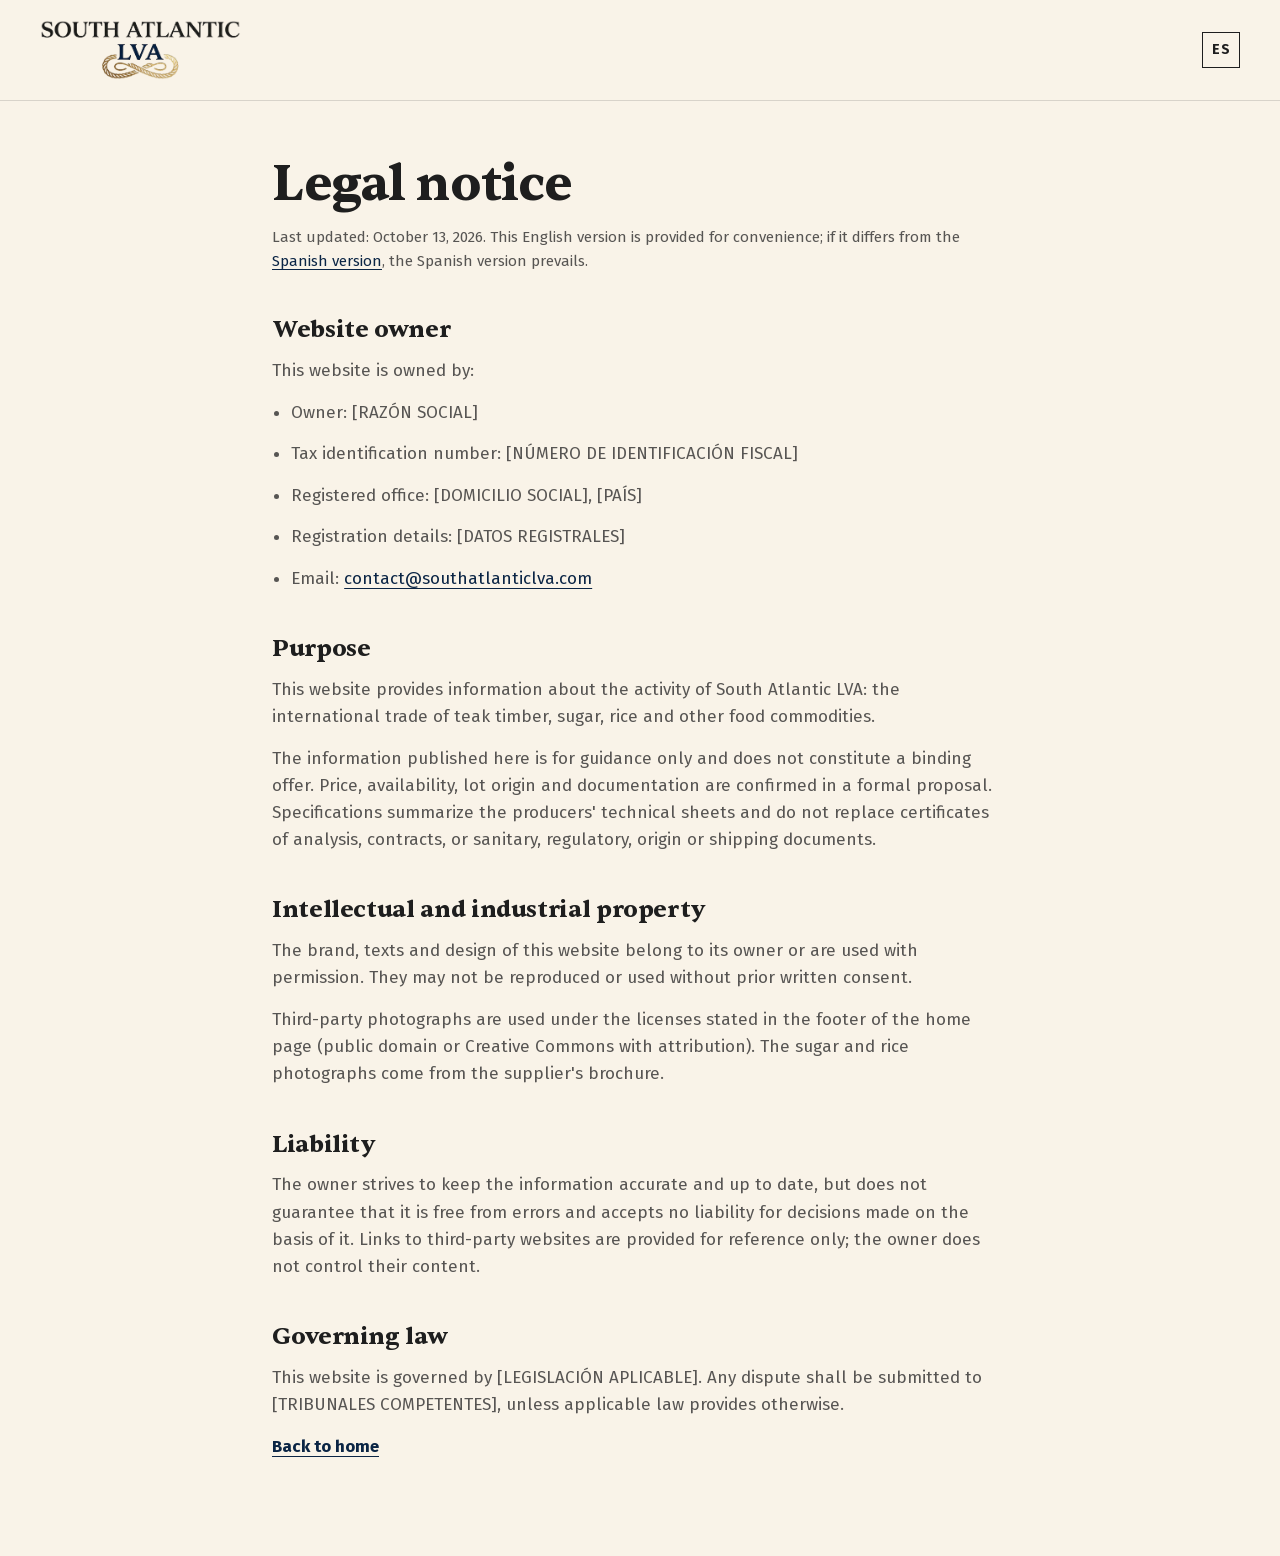
<file: legal-notice.html>
<!doctype html>
<html lang="en">
<head>
<meta charset="utf-8">
<meta name="viewport" content="width=device-width, initial-scale=1">
<title>Legal notice | South Atlantic LVA</title>
<meta http-equiv="Content-Security-Policy" content="default-src 'self'; script-src 'none'; style-src 'self'; img-src 'self'; font-src 'self'; object-src 'none'; base-uri 'self'; form-action 'none'">
<meta name="referrer" content="strict-origin-when-cross-origin">
<meta name="color-scheme" content="light dark">
<link rel="icon" href="assets/favicon-32.png" sizes="32x32" type="image/png">
<link rel="stylesheet" href="css/estilos.css">
</head>
<body class="legal">
<header class="legal__cabecera">
  <div class="contenedor legal__fila">
    <a href="index.html" aria-label="South Atlantic LVA, back to home">
      <picture><source srcset="assets/marca/logo-claro.png" media="(prefers-color-scheme: dark)">
      <img src="assets/marca/logo-color.png" width="955" height="285" alt="South Atlantic LVA"></picture>
    </a>
    <a class="nav__idioma" href="es/aviso-legal.html" hreflang="es" lang="es" aria-label="Versión en español">ES</a>
  </div>
</header>
<main class="contenedor legal__texto">
<h1>Legal notice</h1>
<p class="legal__fecha">Last updated: October 13, 2026. This English version is provided for convenience; if it differs from the <a href="es/aviso-legal.html" hreflang="es">Spanish version</a>, the Spanish version prevails.</p>
<h2>Website owner</h2>
<p>This website is owned by:</p>
<ul>
  <li>Owner: [RAZÓN SOCIAL]</li>
  <li>Tax identification number: [NÚMERO DE IDENTIFICACIÓN FISCAL]</li>
  <li>Registered office: [DOMICILIO SOCIAL], [PAÍS]</li>
  <li>Registration details: [DATOS REGISTRALES]</li>
  <li>Email: <a href="mailto:contact@southatlanticlva.com">contact@southatlanticlva.com</a></li>
</ul>

<h2>Purpose</h2>
<p>This website provides information about the activity of South Atlantic LVA: the international trade of teak timber, sugar, rice and other food commodities.</p>
<p>The information published here is for guidance only and does not constitute a binding offer. Price, availability, lot origin and documentation are confirmed in a formal proposal. Specifications summarize the producers' technical sheets and do not replace certificates of analysis, contracts, or sanitary, regulatory, origin or shipping documents.</p>

<h2>Intellectual and industrial property</h2>
<p>The brand, texts and design of this website belong to its owner or are used with permission. They may not be reproduced or used without prior written consent.</p>
<p>Third-party photographs are used under the licenses stated in the footer of the home page (public domain or Creative Commons with attribution). The sugar and rice photographs come from the supplier's brochure.</p>

<h2>Liability</h2>
<p>The owner strives to keep the information accurate and up to date, but does not guarantee that it is free from errors and accepts no liability for decisions made on the basis of it. Links to third-party websites are provided for reference only; the owner does not control their content.</p>

<h2>Governing law</h2>
<p>This website is governed by [LEGISLACIÓN APLICABLE]. Any dispute shall be submitted to [TRIBUNALES COMPETENTES], unless applicable law provides otherwise.</p>

<p class="legal__volver"><a href="index.html">Back to home</a></p>
</main>
</body>
</html>
</file>
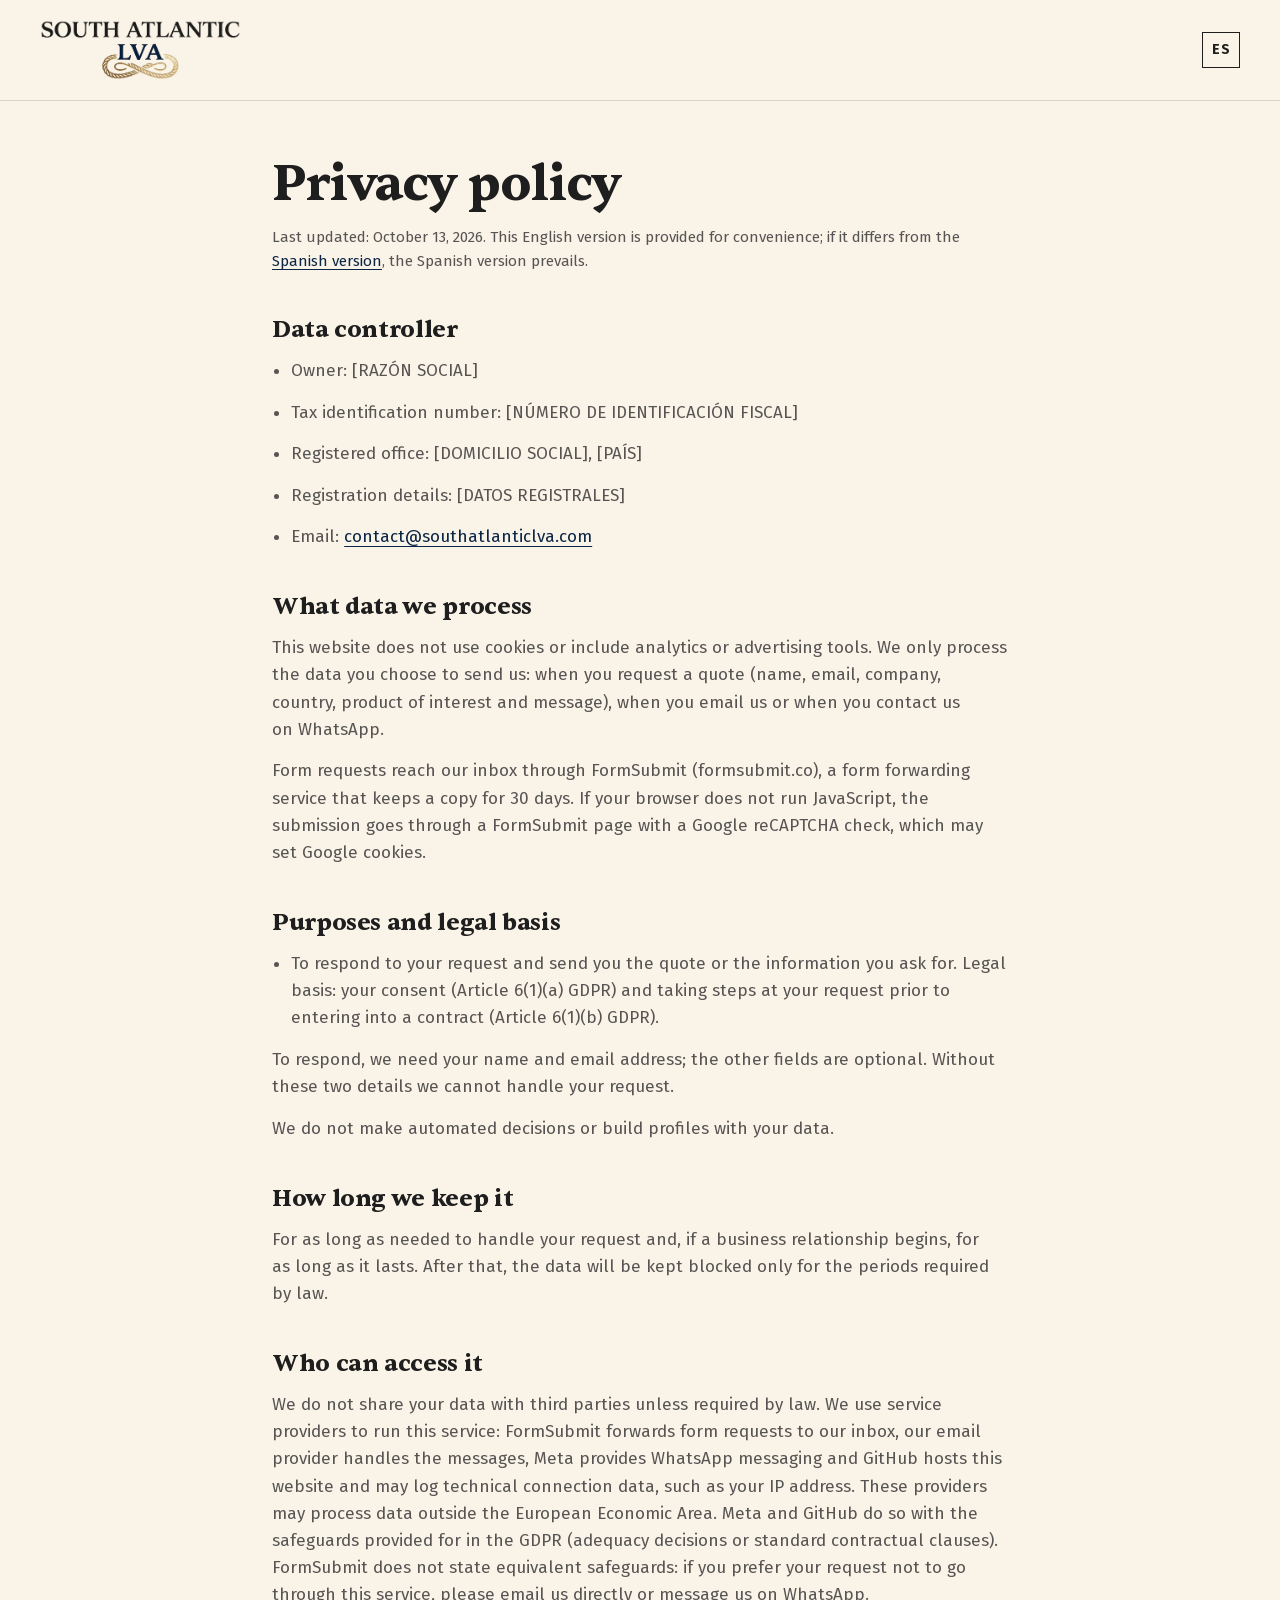
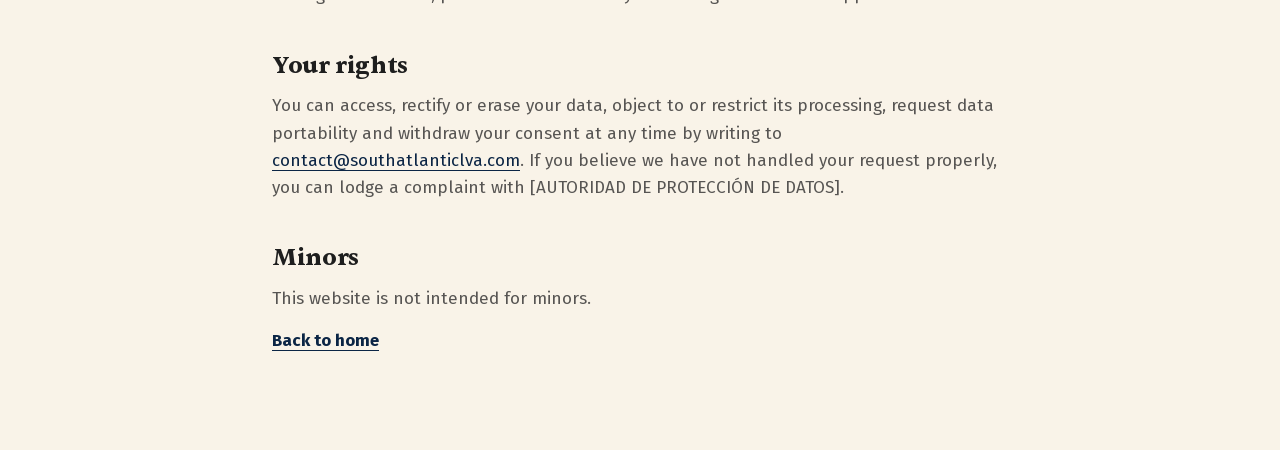
<file: privacy.html>
<!doctype html>
<html lang="en">
<head>
<meta charset="utf-8">
<meta name="viewport" content="width=device-width, initial-scale=1">
<title>Privacy policy | South Atlantic LVA</title>
<meta http-equiv="Content-Security-Policy" content="default-src 'self'; script-src 'none'; style-src 'self'; img-src 'self'; font-src 'self'; object-src 'none'; base-uri 'self'; form-action 'none'">
<meta name="referrer" content="strict-origin-when-cross-origin">
<meta name="color-scheme" content="light dark">
<link rel="icon" href="assets/favicon-32.png" sizes="32x32" type="image/png">
<link rel="stylesheet" href="css/estilos.css">
</head>
<body class="legal">
<header class="legal__cabecera">
  <div class="contenedor legal__fila">
    <a href="index.html" aria-label="South Atlantic LVA, back to home">
      <picture><source srcset="assets/marca/logo-claro.png" media="(prefers-color-scheme: dark)">
      <img src="assets/marca/logo-color.png" width="955" height="285" alt="South Atlantic LVA"></picture>
    </a>
    <a class="nav__idioma" href="es/privacidad.html" hreflang="es" lang="es" aria-label="Versión en español">ES</a>
  </div>
</header>
<main class="contenedor legal__texto">
<h1>Privacy policy</h1>
<p class="legal__fecha">Last updated: October 13, 2026. This English version is provided for convenience; if it differs from the <a href="es/privacidad.html" hreflang="es">Spanish version</a>, the Spanish version prevails.</p>
<h2>Data controller</h2>
<ul>
  <li>Owner: [RAZÓN SOCIAL]</li>
  <li>Tax identification number: [NÚMERO DE IDENTIFICACIÓN FISCAL]</li>
  <li>Registered office: [DOMICILIO SOCIAL], [PAÍS]</li>
  <li>Registration details: [DATOS REGISTRALES]</li>
  <li>Email: <a href="mailto:contact@southatlanticlva.com">contact@southatlanticlva.com</a></li>
</ul>

<h2>What data we process</h2>
<p>This website does not use cookies or include analytics or advertising tools. We only process the data you choose to send us: when you request a quote (name, email, company, country, product of interest and message), when you email us or when you contact us on WhatsApp.</p>
<p>Form requests reach our inbox through FormSubmit (formsubmit.co), a form forwarding service that keeps a copy for 30 days. If your browser does not run JavaScript, the submission goes through a FormSubmit page with a Google reCAPTCHA check, which may set Google cookies.</p>

<h2>Purposes and legal basis</h2>
<ul>
  <li>To respond to your request and send you the quote or the information you ask for. Legal basis: your consent (Article 6(1)(a) GDPR) and taking steps at your request prior to entering into a contract (Article 6(1)(b) GDPR).</li>
</ul>
<p>To respond, we need your name and email address; the other fields are optional. Without these two details we cannot handle your request.</p>
<p>We do not make automated decisions or build profiles with your data.</p>

<h2>How long we keep it</h2>
<p>For as long as needed to handle your request and, if a business relationship begins, for as long as it lasts. After that, the data will be kept blocked only for the periods required by law.</p>

<h2>Who can access it</h2>
<p>We do not share your data with third parties unless required by law. We use service providers to run this service: FormSubmit forwards form requests to our inbox, our email provider handles the messages, Meta provides WhatsApp messaging and GitHub hosts this website and may log technical connection data, such as your IP address. These providers may process data outside the European Economic Area. Meta and GitHub do so with the safeguards provided for in the GDPR (adequacy decisions or standard contractual clauses). FormSubmit does not state equivalent safeguards: if you prefer your request not to go through this service, please email us directly or message us on WhatsApp.</p>

<h2>Your rights</h2>
<p>You can access, rectify or erase your data, object to or restrict its processing, request data portability and withdraw your consent at any time by writing to <a href="mailto:contact@southatlanticlva.com">contact@southatlanticlva.com</a>. If you believe we have not handled your request properly, you can lodge a complaint with [AUTORIDAD DE PROTECCIÓN DE DATOS].</p>

<h2>Minors</h2>
<p>This website is not intended for minors.</p>

<p class="legal__volver"><a href="index.html">Back to home</a></p>
</main>
</body>
</html>
</file>
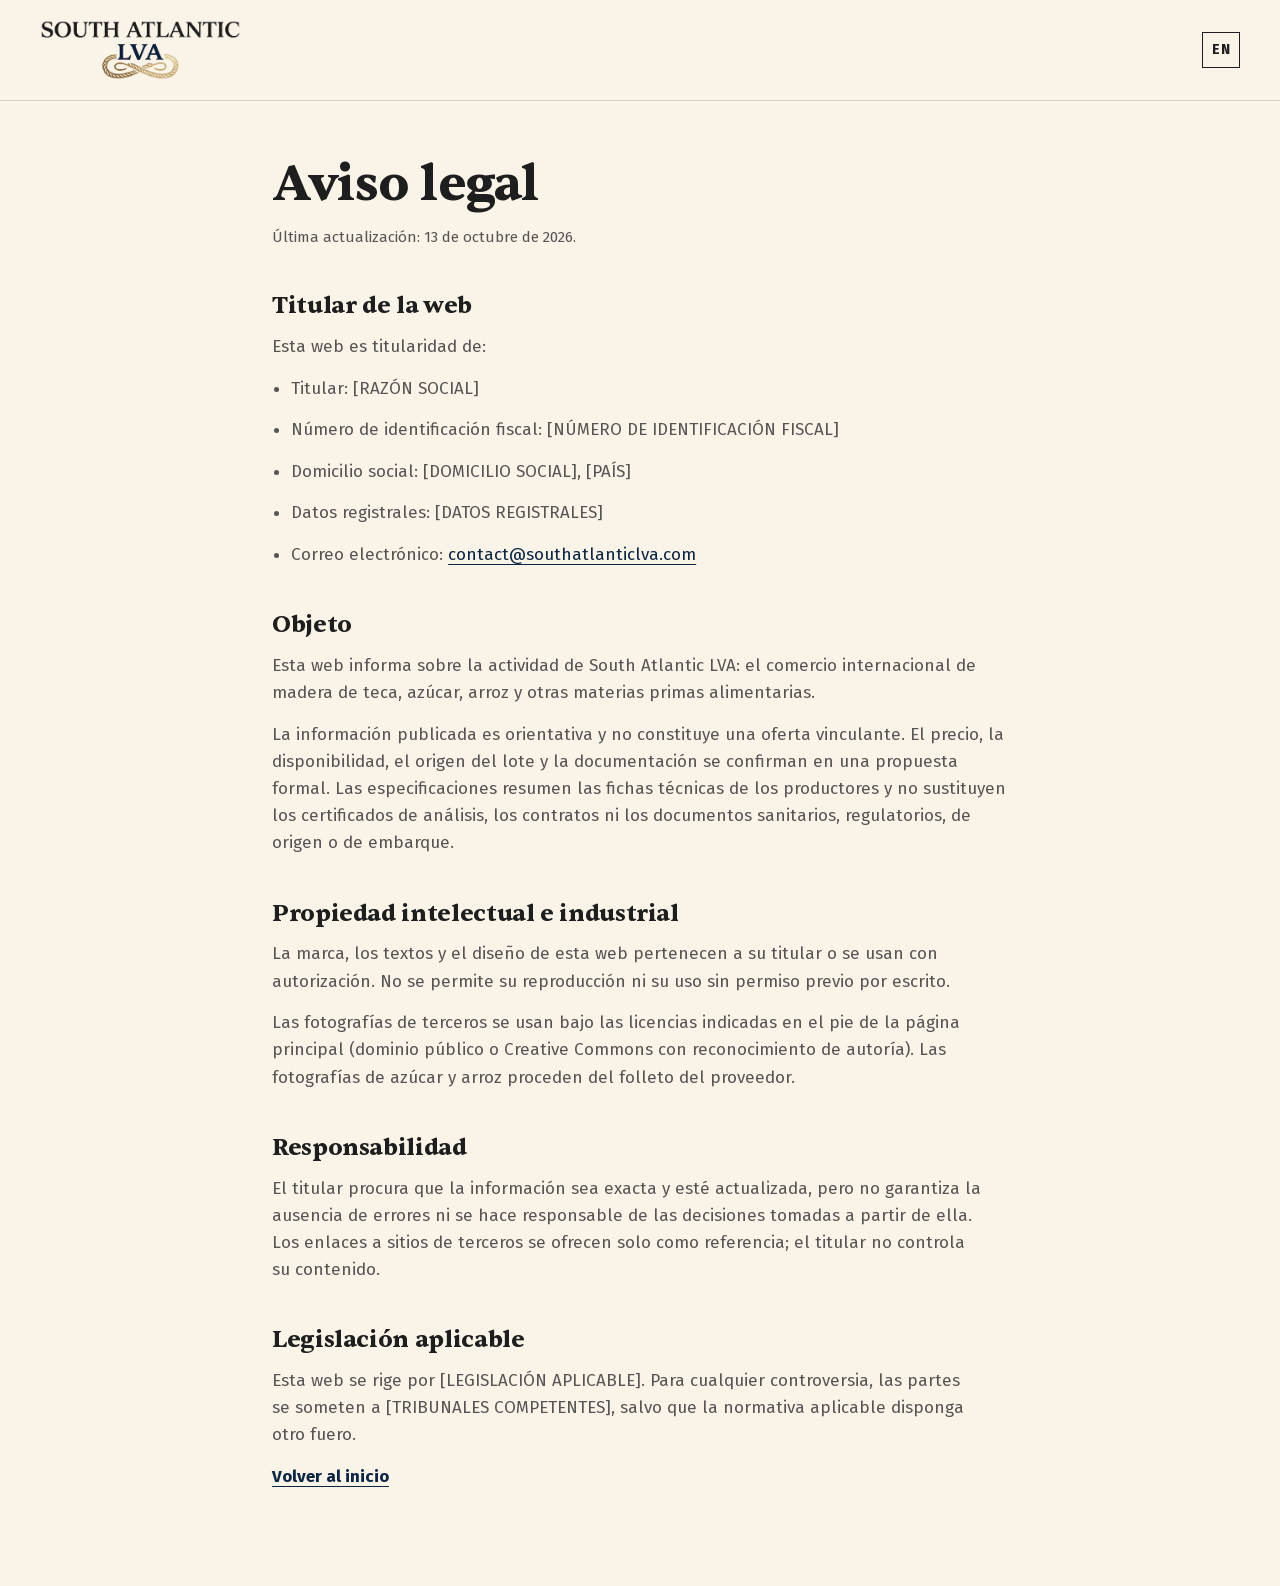
<file: es/aviso-legal.html>
<!doctype html>
<html lang="es">
<head>
<meta charset="utf-8">
<meta name="viewport" content="width=device-width, initial-scale=1">
<title>Aviso legal | South Atlantic LVA</title>
<meta http-equiv="Content-Security-Policy" content="default-src 'self'; script-src 'none'; style-src 'self'; img-src 'self'; font-src 'self'; object-src 'none'; base-uri 'self'; form-action 'none'">
<meta name="referrer" content="strict-origin-when-cross-origin">
<meta name="color-scheme" content="light dark">
<link rel="icon" href="../assets/favicon-32.png" sizes="32x32" type="image/png">
<link rel="stylesheet" href="../css/estilos.css">
</head>
<body class="legal">
<header class="legal__cabecera">
  <div class="contenedor legal__fila">
    <a href="index.html" aria-label="South Atlantic LVA, volver al inicio">
      <picture><source srcset="../assets/marca/logo-claro.png" media="(prefers-color-scheme: dark)">
      <img src="../assets/marca/logo-color.png" width="955" height="285" alt="South Atlantic LVA"></picture>
    </a>
    <a class="nav__idioma" href="../legal-notice.html" hreflang="en" lang="en" aria-label="English version">EN</a>
  </div>
</header>
<main class="contenedor legal__texto">
<h1>Aviso legal</h1>
<p class="legal__fecha">Última actualización: 13 de octubre de 2026.</p>
<h2>Titular de la web</h2>
<p>Esta web es titularidad de:</p>
<ul>
  <li>Titular: [RAZÓN SOCIAL]</li>
  <li>Número de identificación fiscal: [NÚMERO DE IDENTIFICACIÓN FISCAL]</li>
  <li>Domicilio social: [DOMICILIO SOCIAL], [PAÍS]</li>
  <li>Datos registrales: [DATOS REGISTRALES]</li>
  <li>Correo electrónico: <a href="mailto:contact@southatlanticlva.com">contact@southatlanticlva.com</a></li>
</ul>

<h2>Objeto</h2>
<p>Esta web informa sobre la actividad de South Atlantic LVA: el comercio internacional de madera de teca, azúcar, arroz y otras materias primas alimentarias.</p>
<p>La información publicada es orientativa y no constituye una oferta vinculante. El precio, la disponibilidad, el origen del lote y la documentación se confirman en una propuesta formal. Las especificaciones resumen las fichas técnicas de los productores y no sustituyen los certificados de análisis, los contratos ni los documentos sanitarios, regulatorios, de origen o de embarque.</p>

<h2>Propiedad intelectual e industrial</h2>
<p>La marca, los textos y el diseño de esta web pertenecen a su titular o se usan con autorización. No se permite su reproducción ni su uso sin permiso previo por escrito.</p>
<p>Las fotografías de terceros se usan bajo las licencias indicadas en el pie de la página principal (dominio público o Creative Commons con reconocimiento de autoría). Las fotografías de azúcar y arroz proceden del folleto del proveedor.</p>

<h2>Responsabilidad</h2>
<p>El titular procura que la información sea exacta y esté actualizada, pero no garantiza la ausencia de errores ni se hace responsable de las decisiones tomadas a partir de ella. Los enlaces a sitios de terceros se ofrecen solo como referencia; el titular no controla su contenido.</p>

<h2>Legislación aplicable</h2>
<p>Esta web se rige por [LEGISLACIÓN APLICABLE]. Para cualquier controversia, las partes se someten a [TRIBUNALES COMPETENTES], salvo que la normativa aplicable disponga otro fuero.</p>

<p class="legal__volver"><a href="index.html">Volver al inicio</a></p>
</main>
</body>
</html>
</file>
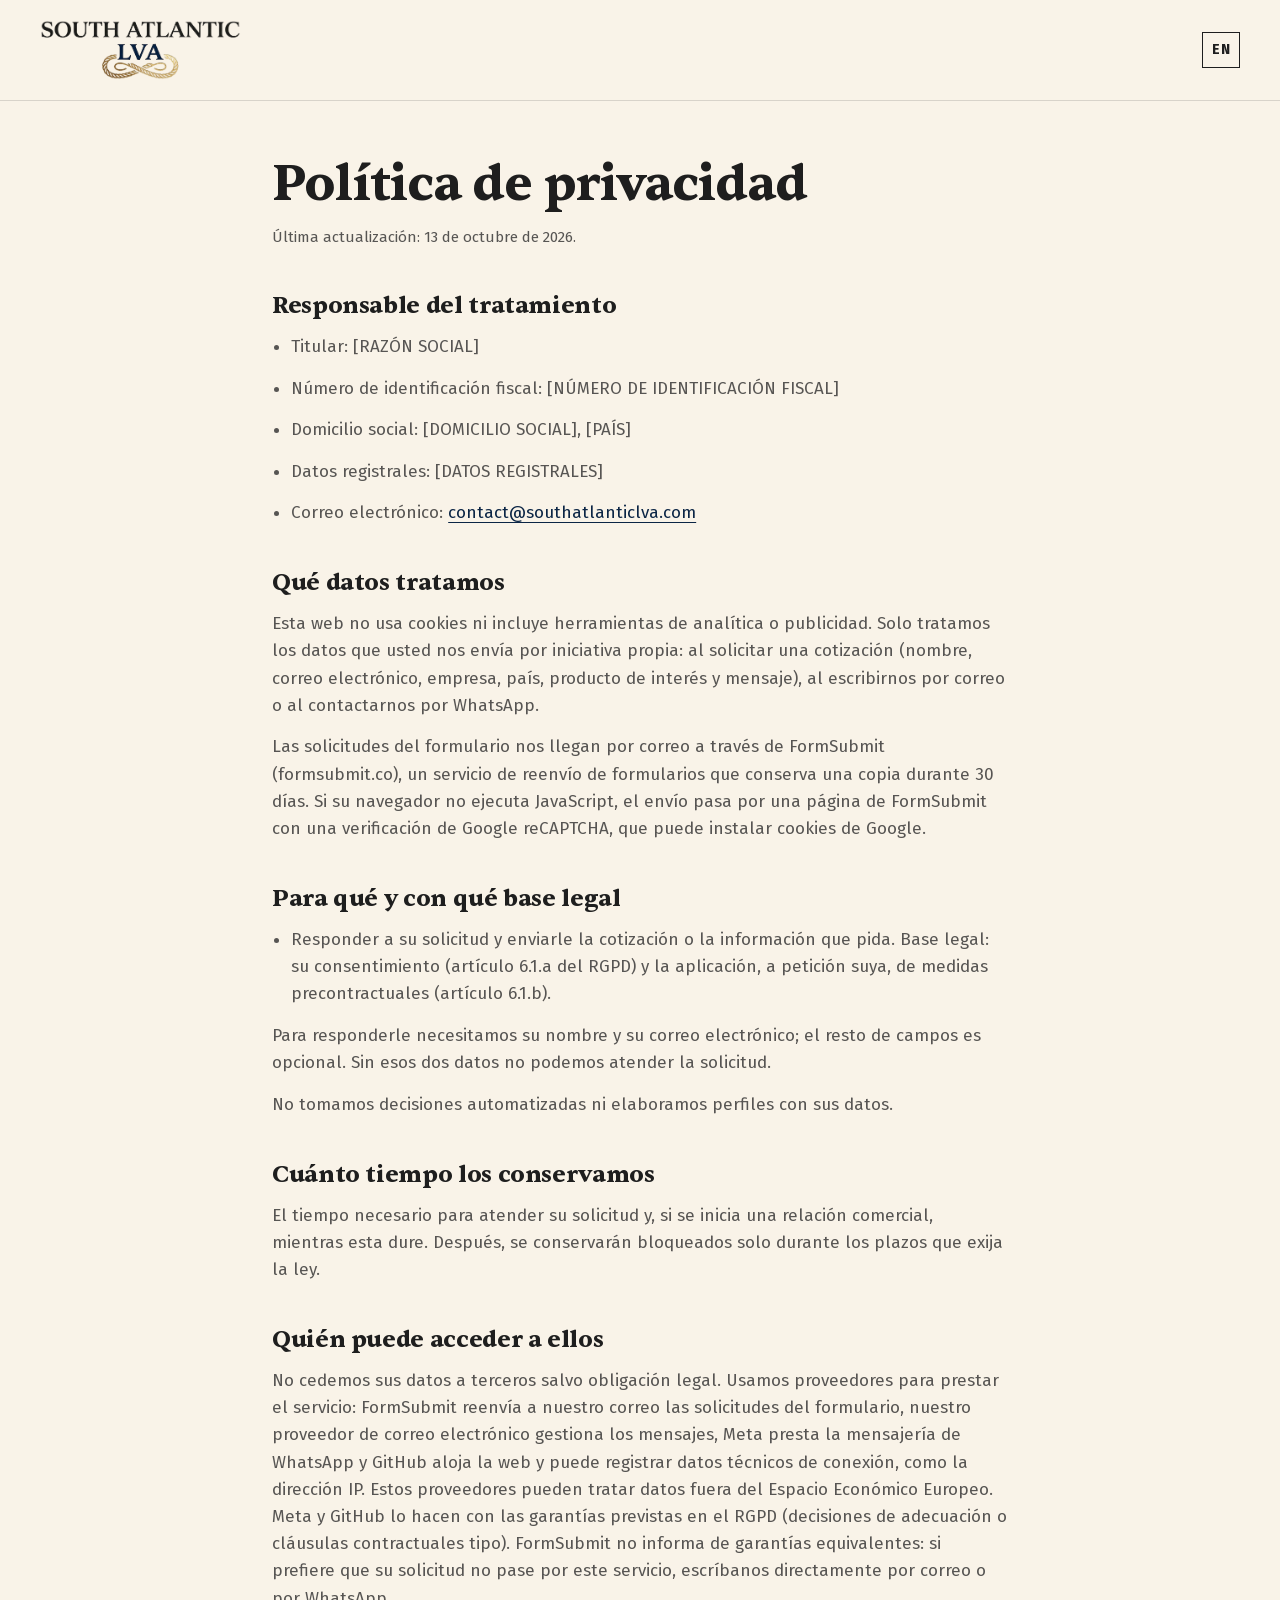
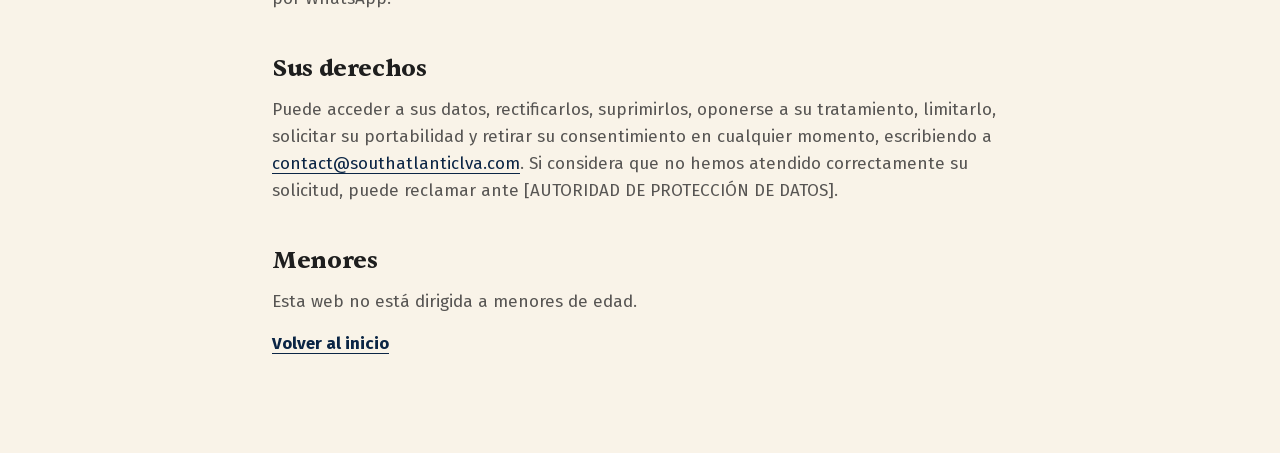
<file: es/privacidad.html>
<!doctype html>
<html lang="es">
<head>
<meta charset="utf-8">
<meta name="viewport" content="width=device-width, initial-scale=1">
<title>Política de privacidad | South Atlantic LVA</title>
<meta http-equiv="Content-Security-Policy" content="default-src 'self'; script-src 'none'; style-src 'self'; img-src 'self'; font-src 'self'; object-src 'none'; base-uri 'self'; form-action 'none'">
<meta name="referrer" content="strict-origin-when-cross-origin">
<meta name="color-scheme" content="light dark">
<link rel="icon" href="../assets/favicon-32.png" sizes="32x32" type="image/png">
<link rel="stylesheet" href="../css/estilos.css">
</head>
<body class="legal">
<header class="legal__cabecera">
  <div class="contenedor legal__fila">
    <a href="index.html" aria-label="South Atlantic LVA, volver al inicio">
      <picture><source srcset="../assets/marca/logo-claro.png" media="(prefers-color-scheme: dark)">
      <img src="../assets/marca/logo-color.png" width="955" height="285" alt="South Atlantic LVA"></picture>
    </a>
    <a class="nav__idioma" href="../privacy.html" hreflang="en" lang="en" aria-label="English version">EN</a>
  </div>
</header>
<main class="contenedor legal__texto">
<h1>Política de privacidad</h1>
<p class="legal__fecha">Última actualización: 13 de octubre de 2026.</p>
<h2>Responsable del tratamiento</h2>
<ul>
  <li>Titular: [RAZÓN SOCIAL]</li>
  <li>Número de identificación fiscal: [NÚMERO DE IDENTIFICACIÓN FISCAL]</li>
  <li>Domicilio social: [DOMICILIO SOCIAL], [PAÍS]</li>
  <li>Datos registrales: [DATOS REGISTRALES]</li>
  <li>Correo electrónico: <a href="mailto:contact@southatlanticlva.com">contact@southatlanticlva.com</a></li>
</ul>

<h2>Qué datos tratamos</h2>
<p>Esta web no usa cookies ni incluye herramientas de analítica o publicidad. Solo tratamos los datos que usted nos envía por iniciativa propia: al solicitar una cotización (nombre, correo electrónico, empresa, país, producto de interés y mensaje), al escribirnos por correo o al contactarnos por WhatsApp.</p>
<p>Las solicitudes del formulario nos llegan por correo a través de FormSubmit (formsubmit.co), un servicio de reenvío de formularios que conserva una copia durante 30 días. Si su navegador no ejecuta JavaScript, el envío pasa por una página de FormSubmit con una verificación de Google reCAPTCHA, que puede instalar cookies de Google.</p>

<h2>Para qué y con qué base legal</h2>
<ul>
  <li>Responder a su solicitud y enviarle la cotización o la información que pida. Base legal: su consentimiento (artículo 6.1.a del RGPD) y la aplicación, a petición suya, de medidas precontractuales (artículo 6.1.b).</li>
</ul>
<p>Para responderle necesitamos su nombre y su correo electrónico; el resto de campos es opcional. Sin esos dos datos no podemos atender la solicitud.</p>
<p>No tomamos decisiones automatizadas ni elaboramos perfiles con sus datos.</p>

<h2>Cuánto tiempo los conservamos</h2>
<p>El tiempo necesario para atender su solicitud y, si se inicia una relación comercial, mientras esta dure. Después, se conservarán bloqueados solo durante los plazos que exija la ley.</p>

<h2>Quién puede acceder a ellos</h2>
<p>No cedemos sus datos a terceros salvo obligación legal. Usamos proveedores para prestar el servicio: FormSubmit reenvía a nuestro correo las solicitudes del formulario, nuestro proveedor de correo electrónico gestiona los mensajes, Meta presta la mensajería de WhatsApp y GitHub aloja la web y puede registrar datos técnicos de conexión, como la dirección IP. Estos proveedores pueden tratar datos fuera del Espacio Económico Europeo. Meta y GitHub lo hacen con las garantías previstas en el RGPD (decisiones de adecuación o cláusulas contractuales tipo). FormSubmit no informa de garantías equivalentes: si prefiere que su solicitud no pase por este servicio, escríbanos directamente por correo o por WhatsApp.</p>

<h2>Sus derechos</h2>
<p>Puede acceder a sus datos, rectificarlos, suprimirlos, oponerse a su tratamiento, limitarlo, solicitar su portabilidad y retirar su consentimiento en cualquier momento, escribiendo a <a href="mailto:contact@southatlanticlva.com">contact@southatlanticlva.com</a>. Si considera que no hemos atendido correctamente su solicitud, puede reclamar ante [AUTORIDAD DE PROTECCIÓN DE DATOS].</p>

<h2>Menores</h2>
<p>Esta web no está dirigida a menores de edad.</p>

<p class="legal__volver"><a href="index.html">Volver al inicio</a></p>
</main>
</body>
</html>
</file>
<file: css/estilos.css>
/* South Atlantic LVA. Landing.
   Misma identidad que Atlantica (Sentient + Fira Sans, Butter y Blackout) con azul marino en lugar del granate.
   Azul marino sobre Butter es la versión prioritaria; en modo oscuro el acento pasa a Butter,
   porque el azul marino sobre Blackout no tiene contraste suficiente. */

@font-face { font-family: "Sentient"; src: url("../assets/fuentes/sentient-700.woff2") format("woff2"); font-weight: 700; font-style: normal; font-display: swap; }
@font-face { font-family: "Fira Sans"; src: url("../assets/fuentes/fira-sans-400.woff2") format("woff2"); font-weight: 400; font-style: normal; font-display: swap; }
@font-face { font-family: "Fira Sans"; src: url("../assets/fuentes/fira-sans-700.woff2") format("woff2"); font-weight: 700; font-style: normal; font-display: swap; }
@font-face { font-family: "Fira Sans"; src: url("../assets/fuentes/fira-sans-800.woff2") format("woff2"); font-weight: 800; font-style: normal; font-display: swap; }

:root {
  --navy: #0B2545;
  --oro: #B08A3E;   /* dorado del nudo del logo oficial */
  --butter: #F9F3E8;
  --blackout: #1E1E1E;

  --fondo: var(--butter);
  --fondo-alterno: color-mix(in srgb, var(--butter) 94%, var(--blackout));
  --texto: var(--blackout);
  --texto-suave: color-mix(in srgb, var(--blackout) 74%, var(--butter));
  --acento: var(--navy);
  --linea: color-mix(in srgb, var(--blackout) 15%, var(--butter));

  --f-titular: "Sentient", "Iowan Old Style", Georgia, serif;
  --f-texto: "Fira Sans", system-ui, -apple-system, "Segoe UI", sans-serif;

  --contenedor: 1240px;
  --margen: clamp(1.25rem, 4vw, 2.5rem);
  --seccion: clamp(5rem, 9vw, 8.5rem);
  --cabecera: 76px;
  --ease: cubic-bezier(0.16, 1, 0.3, 1);

  color-scheme: light dark;
}

@media (prefers-color-scheme: dark) {
  :root {
    --fondo: var(--blackout);
    --fondo-alterno: color-mix(in srgb, var(--blackout) 91%, var(--butter));
    --texto: var(--butter);
    --texto-suave: color-mix(in srgb, var(--butter) 76%, var(--blackout));
    --acento: var(--butter);
    --linea: color-mix(in srgb, var(--butter) 16%, var(--blackout));
  }
}

/* ---------- Base ---------- */
*, *::before, *::after { box-sizing: border-box; }
html { -webkit-text-size-adjust: 100%; scroll-padding-top: calc(var(--cabecera) + 1rem); scrollbar-color: color-mix(in srgb, var(--texto) 35%, transparent) var(--fondo); }
@media (prefers-reduced-motion: no-preference) { html { scroll-behavior: smooth; } }
body { margin: 0; background: var(--fondo); color: var(--texto); font: 400 1.0625rem/1.6 var(--f-texto); -webkit-font-smoothing: antialiased; text-rendering: optimizeLegibility; }
html.menu-abierto { overflow: hidden; }
img { display: block; max-width: 100%; height: auto; }
h1, h2, h3, h4, p, figure, dl, dd { margin: 0; }
h1, h2 { font-family: var(--f-titular); font-weight: 700; letter-spacing: -0.015em; text-wrap: balance; }
h2 { font-size: clamp(2rem, 1.35rem + 2.4vw, 3.25rem); line-height: 1.06; max-width: 22ch; }
h3 { font-weight: 800; font-size: 1.0625rem; line-height: 1.3; }
p { text-wrap: pretty; }
strong { font-weight: 700; }
a { color: inherit; text-decoration-thickness: 1px; text-underline-offset: 0.22em; }
::selection { background: var(--navy); color: var(--butter); }
:focus-visible { outline: 2px solid var(--acento); outline-offset: 3px; }
input, textarea, select { caret-color: currentColor; }

.contenedor { width: min(100% - 2 * var(--margen), var(--contenedor)); margin-inline: auto; }
.seccion { padding-block: var(--seccion); }
.entradilla { margin-top: 1.25rem; font-size: clamp(1.125rem, 1rem + 0.45vw, 1.3rem); line-height: 1.5; color: var(--texto-suave); max-width: 52ch; }
.solo-lector { position: absolute; width: 1px; height: 1px; overflow: hidden; clip-path: inset(50%); white-space: nowrap; }
.sprite { position: absolute; width: 0; height: 0; overflow: hidden; }
.icono { width: 1.15em; height: 1.15em; flex: none; }
.saltar { position: absolute; left: 1rem; top: -5rem; z-index: 40; padding: 0.75rem 1rem; background: var(--navy); color: var(--butter); font-weight: 700; }
.saltar:focus { top: 1rem; }

.sin-corte { white-space: nowrap; }

/* ---------- Botones: esquinas rectas ---------- */
.boton { display: inline-flex; align-items: center; justify-content: center; gap: 0.6rem; min-height: 52px; padding: 0 1.6rem; border: 1px solid transparent; border-radius: 0; font: 700 0.9375rem/1 var(--f-texto); letter-spacing: 0.02em; text-decoration: none; white-space: nowrap; cursor: pointer; transition: background-color 0.3s var(--ease), color 0.3s var(--ease), border-color 0.3s var(--ease), transform 0.15s var(--ease); }
.boton:active { transform: scale(0.98); }
.boton .icono { transition: transform 0.3s var(--ease); }
.boton:hover .icono { transform: translateX(3px); }
.boton--primario { background: var(--navy); color: var(--butter); }
.boton--primario:hover { background: color-mix(in srgb, var(--navy) 80%, var(--blackout)); }
.boton--contorno-claro { border-color: color-mix(in srgb, var(--butter) 70%, transparent); color: var(--butter); }
.boton--contorno-claro:hover { background: var(--butter); color: var(--blackout); }
.boton--claro { background: var(--butter); color: var(--navy); }
.boton--claro:hover { background: color-mix(in srgb, var(--butter) 86%, var(--navy)); }
@media (prefers-color-scheme: dark) { .boton--primario { border-color: color-mix(in srgb, var(--butter) 25%, transparent); } }

/* ---------- Cabecera ---------- */
.cabecera { position: fixed; inset: 0 0 auto; z-index: 20; height: var(--cabecera); color: var(--butter); transition: background-color 0.4s var(--ease), color 0.4s var(--ease), box-shadow 0.4s var(--ease); }
.cabecera[data-estado="solida"] { background: var(--fondo); color: var(--texto); box-shadow: 0 1px 0 var(--linea); }
.cabecera__fila { height: 100%; display: flex; align-items: center; justify-content: space-between; gap: 2rem; }
.cabecera__marca { position: relative; z-index: 2; flex: none; display: block; width: 201px; height: 60px; }
.marca { display: inline-flex; align-items: center; gap: 0.75rem; color: inherit; text-decoration: none; }
.marca__iso { position: relative; width: 60px; height: 28px; flex: none; }
.marca__iso img, .logo { position: absolute; inset: 0; width: 100%; height: 100%; transition: opacity 0.4s var(--ease); }
.marca__texto { display: grid; gap: 0.32rem; line-height: 1; }
.marca__nombre { font: 700 1.3125rem/1 var(--f-titular); letter-spacing: 0.02em; text-transform: uppercase; white-space: nowrap; }
.marca__sufijo { font: 700 0.5625rem/1 var(--f-texto); letter-spacing: 0.3em; text-transform: uppercase; white-space: nowrap; }
.cabecera[data-estado="solida"] .marca { color: var(--acento); }
.logo--color, .cabecera[data-estado="solida"] .logo--claro { opacity: 0; }
.cabecera[data-estado="solida"] .logo--color { opacity: 1; }
@media (prefers-color-scheme: dark) {
  .cabecera[data-estado="solida"] .logo--claro { opacity: 1; }
  .cabecera[data-estado="solida"] .logo--color { opacity: 0; }
}
.nav { display: flex; align-items: center; gap: 2.25rem; }
.nav__enlaces { display: flex; gap: 1.9rem; list-style: none; margin: 0; padding: 0; }
.nav__enlaces a { display: block; padding-block: 0.5rem; font-weight: 700; font-size: 0.9375rem; text-decoration: none; background: linear-gradient(currentColor 0 0) left bottom / 0 1px no-repeat; transition: background-size 0.35s var(--ease); }
.nav__enlaces a:hover { background-size: 100% 1px; }
.nav__idioma { font-weight: 700; font-size: 0.875rem; letter-spacing: 0.04em; text-decoration: none; padding: 0.35rem 0.55rem; border: 1px solid currentColor; }
.nav__idioma:hover { background: color-mix(in srgb, currentColor 14%, transparent); }
.menu-boton { display: none; position: relative; z-index: 2; width: 48px; height: 48px; align-items: center; justify-content: center; padding: 0; border: 0; background: none; color: inherit; cursor: pointer; }
.menu-boton .icono { width: 28px; height: 28px; }
.menu-boton .icono--cerrar, .menu-boton[aria-expanded="true"] .icono--abrir { display: none; }
.menu-boton[aria-expanded="true"] .icono--cerrar { display: block; }

@media (max-width: 1099px) {
  .cabecera__fila { gap: 0; }
  .menu-boton { display: inline-flex; flex: none; margin-right: -10px; }   /* el icono queda alineado con el margen; el área táctil sigue siendo de 48 px */
  .nav { position: fixed; inset: 0; z-index: 1; flex-direction: column; align-items: flex-start; justify-content: center; gap: 2.5rem; padding: calc(var(--cabecera) + 2rem) var(--margen) 3rem; background: var(--blackout); color: var(--butter); visibility: hidden; opacity: 0; transition: opacity 0.35s var(--ease), visibility 0s linear 0.35s; }
  .nav[data-abierto] { visibility: visible; opacity: 1; transition: opacity 0.35s var(--ease), visibility 0s; }
  .nav__enlaces { flex-direction: column; gap: 0.75rem; }
  .nav__enlaces a { font: 700 clamp(2rem, 8vw, 2.75rem)/1.15 var(--f-titular); letter-spacing: -0.01em; }
  html.menu-abierto .cabecera { color: var(--butter); background: transparent; box-shadow: none; }
  html.menu-abierto .cabecera .logo--claro { opacity: 1; }
  html.menu-abierto .cabecera .logo--color { opacity: 0; }
}

/* ---------- Portada ---------- */
.portada { position: relative; isolation: isolate; min-height: min(100svh, 960px); display: flex; align-items: flex-end; color: var(--butter); background: var(--blackout); overflow: hidden; }
.portada__foto { position: absolute; inset: 0; z-index: -2; width: 100%; height: 100%; object-fit: cover; object-position: 72% 50%; filter: saturate(0.9) contrast(1.04); }
.portada::after { content: ""; position: absolute; inset: 0; z-index: -1; background:
  linear-gradient(90deg, rgb(30 30 30 / 0.84) 0%, rgb(30 30 30 / 0.58) 40%, rgb(30 30 30 / 0.12) 76%, rgb(30 30 30 / 0.04) 100%),
  linear-gradient(0deg, rgb(30 30 30 / 0.55) 0%, rgb(30 30 30 / 0) 45%),
  linear-gradient(180deg, rgb(30 30 30 / 0.5) 0%, rgb(30 30 30 / 0) 22%); }
.portada__contenido { padding-block: calc(var(--cabecera) + 4rem) clamp(4rem, 10vh, 7rem); }
.portada__titulo { font-size: clamp(3rem, 1.4rem + 6.4vw, 6rem); line-height: 1; max-width: 11ch; }
.portada__texto { margin-top: 1.5rem; max-width: 40ch; font-size: clamp(1.125rem, 1rem + 0.5vw, 1.35rem); line-height: 1.5; color: color-mix(in srgb, var(--butter) 92%, transparent); }
.portada__acciones { display: flex; flex-wrap: wrap; gap: 1rem; margin-top: 2.5rem; }
@media (max-width: 699px) {
  .portada::after { background: linear-gradient(0deg, rgb(30 30 30 / 0.9) 0%, rgb(30 30 30 / 0.6) 55%, rgb(30 30 30 / 0.35) 100%); }
  .portada__foto { object-position: 50% 50%; }
}

/* El único momento de movimiento: la entrada de la portada */
@media (prefers-reduced-motion: no-preference) {
  .js .portada__foto { animation: acercar 2.6s var(--ease) both; }
  .js .portada__titulo, .js .portada__texto, .js .portada__acciones { animation: entrar 1.1s var(--ease) both; }
  .js .portada__texto { animation-delay: 0.12s; }
  .js .portada__acciones { animation-delay: 0.24s; }
}
@keyframes acercar { from { transform: scale(1.06); } }
@keyframes entrar { from { opacity: 0; transform: translateY(18px); filter: blur(6px); } }

/* ---------- Posicionamiento ---------- */
.intro__rejilla { display: grid; gap: 3rem; }
.intro__titulo { font-size: clamp(2rem, 1.4rem + 2.3vw, 3.1rem); max-width: 16ch; }
.intro__texto { margin-top: 1.5rem; max-width: 46ch; color: var(--texto-suave); }
.pilares { list-style: none; margin: 0; padding: 0; }
.pilares li { display: grid; grid-template-columns: 48px 1fr; column-gap: 1.4rem; row-gap: 0.35rem; padding-block: 1.75rem; border-top: 1px solid var(--linea); }
.pilares li:last-child { padding-bottom: 0; }
.pilares__icono { grid-row: span 2; margin-top: 0.1rem; }
.pilares__icono { width: 40px; height: 40px; color: var(--oro); }
.pilares p { max-width: 50ch; color: var(--texto-suave); }
@media (min-width: 960px) { .intro__rejilla { grid-template-columns: 5fr 6fr; column-gap: clamp(3rem, 7vw, 7rem); align-items: start; } .pilares li:first-child { padding-top: 0.4rem; border-top: 0; } }

/* ---------- Orígenes y mapa ---------- */
.origenes__rejilla { display: grid; gap: 3.5rem; }
.lista-datos { display: grid; gap: 1.1rem; list-style: none; margin: 2.25rem 0 0; padding: 0; }
.lista-datos li { max-width: 56ch; color: var(--texto-suave); }
.lista-datos strong { color: var(--texto); }
.mapa { position: relative; padding: clamp(1.5rem, 3.5vw, 2.5rem); background: var(--fondo-alterno); }
.mapa__lienzo { position: relative; margin: 0.75rem 0 1.9rem 2.7rem; }
.mapa__reticula { position: absolute; inset: 0; width: 100%; height: 100%; overflow: visible; }
.mapa__reticula line { stroke: var(--texto); stroke-opacity: 0.14; stroke-width: 1; vector-effect: non-scaling-stroke; }
.mapa__reticula .mapa__tierra { fill: var(--texto); fill-opacity: 0.11; stroke: var(--texto); stroke-opacity: 0.22; stroke-width: 0.6; vector-effect: non-scaling-stroke; }
.mapa__oceano { position: absolute; transform: translate(-50%, -50%); font: italic 400 0.75rem/1 var(--f-texto); letter-spacing: 0.22em; text-transform: uppercase; color: var(--texto-suave); white-space: nowrap; }
.mapa__coord { position: absolute; transform: translate(calc(-100% - 0.6rem), -50%); font-size: 0.6875rem; color: var(--texto-suave); white-space: nowrap; }
.mapa__coord--lon { transform: translate(-50%, 0.55rem); }
.mapa__punto { position: absolute; width: 11px; height: 11px; border-radius: 50%; transform: translate(-50%, -50%); background: var(--acento); }
.mapa__punto--origen { width: 13px; height: 13px; box-shadow: 0 0 0 7px color-mix(in srgb, var(--acento) 18%, transparent); }
.mapa__punto--mercado { background: var(--fondo-alterno); border: 2px solid var(--acento); }
.mapa__lugar { position: absolute; transform: translate(0.95rem, -50%); font-size: 0.875rem; font-weight: 700; line-height: 1.2; white-space: nowrap; }
.mapa__lugar--izq { transform: translate(calc(-100% - 0.95rem), -50%); }
.mapa__lugar--arriba { transform: translate(-50%, calc(-100% - 0.75rem)); }
.mapa__rosa { position: absolute; right: 0; bottom: 0.4rem; }
.mapa__rosa { width: 34px; height: 34px; color: var(--oro); }
.mapa__leyenda { display: flex; flex-wrap: wrap; gap: 0.5rem 1.75rem; margin-top: 1.25rem; font-size: 0.875rem; color: var(--texto-suave); }
.leyenda { display: inline-flex; align-items: center; gap: 0.55rem; }
.leyenda::before { content: ""; width: 10px; height: 10px; border-radius: 50%; }
.leyenda--origen::before { background: var(--acento); }
.leyenda--mercado::before { border: 2px solid var(--acento); }
@media (min-width: 1000px) { .origenes__rejilla { grid-template-columns: 1fr 1.25fr; column-gap: clamp(3rem, 6vw, 6rem); align-items: center; } }

/* ---------- Proceso: de la consulta al embarque ---------- */
.proceso { background: var(--fondo-alterno); }
.cadena { position: relative; display: grid; gap: 2.25rem; list-style: none; margin: 3.5rem 0 0; padding: 0 0 0 1.9rem; }
.cadena::before { content: ""; position: absolute; left: 5px; top: 0.6rem; bottom: 0.6rem; width: 1px; background: var(--acento); transform-origin: top; }
.cadena li { position: relative; }
.cadena li::before { content: ""; position: absolute; left: calc(-1.9rem + 0.5px); top: 0.55rem; width: 11px; height: 11px; background: var(--acento); }
.cadena h3 { font: 700 1.6rem/1.1 var(--f-titular); letter-spacing: -0.01em; }
.cadena p { margin-top: 0.6rem; font-size: 1rem; color: var(--texto-suave); max-width: 44ch; }
@media (min-width: 1000px) {
  .cadena { grid-template-columns: repeat(4, 1fr); gap: 2.25rem; padding: 2.5rem 0 0; }
  .cadena::before { left: 0; right: 0; top: 0; bottom: auto; width: auto; height: 1px; transform-origin: left; }
  .cadena li::before { left: 0; top: calc(-2.5rem - 5px); }
}
@media (prefers-reduced-motion: no-preference) {
  .js .cadena::before { transition: transform 1.2s var(--ease); }
  .js .cadena:not([data-visible])::before { transform: scale(1, 0); }
}
@media (prefers-reduced-motion: no-preference) and (min-width: 1000px) {
  .js .cadena:not([data-visible])::before { transform: scale(0, 1); }
}

/* ---------- Productos: una ficha por producto ---------- */
.producto { display: grid; gap: 2rem; margin-top: 4rem; }
.producto + .producto { margin-top: clamp(4.5rem, 8vw, 7rem); }
.producto__foto img { width: 100%; aspect-ratio: 4 / 3; object-fit: cover; }
.producto__etiqueta { font-size: 0.8125rem; font-weight: 800; letter-spacing: 0.16em; text-transform: uppercase; color: var(--acento); }
.producto__titulo { margin-top: 0.75rem; font: 700 clamp(1.75rem, 1.3rem + 1.6vw, 2.5rem)/1.08 var(--f-titular); letter-spacing: -0.01em; text-wrap: balance; }
.producto__texto > p:not(.producto__etiqueta) { margin-top: 1.1rem; max-width: 56ch; color: var(--texto-suave); }
.producto__texto > p.producto__envase { margin-top: 1.75rem; color: var(--texto); }
.cifras { display: grid; grid-template-columns: repeat(2, minmax(0, 1fr)); gap: 1.5rem 2rem; margin-top: 2rem; }
.cifras div { padding-top: 0.9rem; border-top: 1px solid var(--linea); }
.cifras dt { font-size: 0.8125rem; font-weight: 700; color: var(--texto-suave); }
.cifras dd { margin-top: 0.3rem; font: 700 clamp(1.2rem, 1.05rem + 0.5vw, 1.5rem)/1.15 var(--f-titular); font-variant-numeric: lining-nums tabular-nums; }
@media (min-width: 1000px) {
  .producto { grid-template-columns: 5fr 7fr; column-gap: clamp(3rem, 5vw, 5rem); align-items: start; }
  .producto--invertido { grid-template-columns: 7fr 5fr; }
  .producto--invertido .producto__foto { order: 2; }
  .producto__foto { position: sticky; top: calc(var(--cabecera) + 2rem); }
  .producto__foto img { aspect-ratio: 4 / 4.6; }
}

/* Especificación completa: desplegable nativo, funciona sin JavaScript */
.especificacion { margin-top: 2rem; border-block: 1px solid var(--linea); }
.especificacion summary { display: flex; align-items: center; justify-content: space-between; gap: 1rem; padding-block: 1.1rem; font-weight: 800; cursor: pointer; list-style: none; }
.especificacion summary::-webkit-details-marker { display: none; }
.especificacion summary::after { content: ""; flex: none; width: 0.8rem; height: 0.8rem; background: linear-gradient(currentColor 0 0) center / 100% 2px no-repeat, linear-gradient(currentColor 0 0) center / 2px 100% no-repeat; }
.especificacion[open] summary::after { background: linear-gradient(currentColor 0 0) center / 100% 2px no-repeat; }
.especificacion summary:hover { color: var(--acento); }
.especificacion__cuerpo { padding-bottom: 1.75rem; }
.especificacion h4 { margin-top: 2rem; font: 700 1.125rem/1.2 var(--f-titular); }
.especificacion h4:first-child { margin-top: 0.25rem; }
.especificacion p { margin-top: 0.9rem; font-size: 0.9375rem; color: var(--texto-suave); max-width: 62ch; }

/* Tablas de datos */
.tabla { width: 100%; margin-top: 1rem; border-collapse: collapse; font-size: 0.9375rem; font-variant-numeric: lining-nums tabular-nums; }
.tabla th, .tabla td { padding: 0.7rem 1rem 0.7rem 0; text-align: left; vertical-align: top; border-bottom: 1px solid var(--linea); }
.tabla tbody th { width: 45%; font-weight: 700; }
.tabla thead th { font-size: 0.75rem; letter-spacing: 0.12em; text-transform: uppercase; color: var(--texto-suave); border-bottom-color: color-mix(in srgb, var(--texto) 45%, transparent); }
.tabla td { color: var(--texto-suave); }
.tabla .num { text-align: right; white-space: nowrap; }
.tabla--ancha tbody th { width: auto; }
.tabla .destacada th, .tabla .destacada td { color: var(--texto); background: color-mix(in srgb, var(--acento) 7%, transparent); }
.tabla i { font-style: italic; }
@media (max-width: 759px) {
  .tabla--apilable thead { position: absolute; width: 1px; height: 1px; overflow: hidden; clip-path: inset(50%); }
  .tabla--apilable tr { display: grid; gap: 0.3rem; padding-block: 1rem; border-bottom: 1px solid var(--linea); }
  .tabla--apilable th, .tabla--apilable td { display: block; padding: 0; border: 0; }
  .tabla--apilable td[data-etiqueta]::before { content: attr(data-etiqueta) ": "; font-weight: 700; color: var(--texto); }
  .tabla--apilable .num { text-align: left; }
  .tabla .destacada th, .tabla .destacada td { background: none; }
  .tabla--apilable .destacada { padding-inline: 0.75rem; background: color-mix(in srgb, var(--acento) 7%, transparent); }
}
.nota { margin-top: 1.25rem; font-size: 0.875rem; color: var(--texto-suave); max-width: 80ch; }

/* Formatos de la teca */
.formatos { display: grid; grid-template-columns: repeat(2, minmax(0, 1fr)); gap: 1.75rem 1.25rem; list-style: none; margin: clamp(3.5rem, 6vw, 5rem) 0 0; padding: 0; }
.formatos img { width: 100%; aspect-ratio: 4 / 3; object-fit: cover; }
.formatos h4 { margin-top: 0.9rem; font: 700 1.25rem/1.2 var(--f-titular); }
.formatos p { margin-top: 0.35rem; font-size: 0.9375rem; color: var(--texto-suave); }
@media (min-width: 900px) { .formatos { grid-template-columns: repeat(4, minmax(0, 1fr)); } }
.formatos .encuadre-bajo { object-position: 50% 88%; }

/* Cartera de maderas y condiciones */
.madera, .condiciones { background: var(--fondo-alterno); }
.madera .tabla, .condiciones .tabla { margin-top: 2.75rem; }

/* Materias primas alimentarias */
.franja { display: grid; grid-template-columns: repeat(2, minmax(0, 1fr)); gap: 0.75rem; list-style: none; margin: 2.75rem 0 0; padding: 0; }
.franja figure { position: relative; }
.franja img { width: 100%; aspect-ratio: 4 / 3; object-fit: cover; }
.franja figcaption { position: absolute; left: 0.75rem; bottom: 0.65rem; padding: 0.3rem 0.6rem; background: var(--navy); color: var(--butter); font-size: 0.8125rem; font-weight: 700; }
@media (min-width: 800px) { .franja { grid-template-columns: repeat(4, minmax(0, 1fr)); } }
.categorias { display: grid; gap: 2rem 2.5rem; list-style: none; margin: 3rem 0 0; padding: 0; }
.categorias li { padding-top: 1.1rem; border-top: 1px solid var(--linea); }
.categorias h3 { font: 700 1.3rem/1.2 var(--f-titular); }
.categorias p { margin-top: 0.5rem; font-size: 0.975rem; color: var(--texto-suave); }
@media (min-width: 700px) { .categorias { grid-template-columns: repeat(2, minmax(0, 1fr)); } }
@media (min-width: 1100px) { .categorias { grid-template-columns: repeat(3, minmax(0, 1fr)); } }

/* ---------- Banda de cumplimiento (foto con texto) ---------- */
.banda { position: relative; isolation: isolate; overflow: hidden; padding-block: clamp(6rem, 12vw, 10rem); color: var(--butter); background: var(--blackout); }
.banda__foto { position: absolute; inset: 0; z-index: -2; width: 100%; height: 100%; object-fit: cover; object-position: 30% 50%; }
.banda::after { content: ""; position: absolute; inset: 0; z-index: -1; background: linear-gradient(270deg, rgb(30 30 30 / 0.92) 0%, rgb(30 30 30 / 0.78) 50%, rgb(30 30 30 / 0.3) 100%); }
.banda h2 { max-width: 20ch; }
@media (min-width: 1000px) {
  .banda .banda__contenido { display: grid; grid-template-columns: 1fr minmax(0, 44rem); }
  .banda .banda__contenido > * { grid-column: 2; }
  .banda h2 { max-width: none; font-size: clamp(2rem, 1.2rem + 2.2vw, 2.9rem); }
}
.banda__contenido > p { margin-top: 1.5rem; max-width: 52ch; color: color-mix(in srgb, var(--butter) 88%, transparent); }
.garantias { display: grid; gap: 1rem; list-style: none; max-width: 58ch; margin: 2.5rem 0 0; padding: 0; }
.garantias li { padding-top: 1rem; border-top: 1px solid rgb(249 243 232 / 0.24); color: color-mix(in srgb, var(--butter) 88%, transparent); }
.garantias strong { color: var(--butter); }
@media (max-width: 699px) { .banda::after { background: rgb(30 30 30 / 0.8); } }

/* ---------- Cotización: el bloque de color, Butter sobre azul marino ---------- */
.cotizacion { padding-block: var(--seccion); background: var(--navy); color: var(--butter); color-scheme: dark; }
.cotizacion__rejilla { display: grid; gap: 3rem; }
.cotizacion__texto { margin-top: 1.25rem; max-width: 42ch; font-size: clamp(1.1rem, 1rem + 0.35vw, 1.25rem); line-height: 1.5; color: color-mix(in srgb, var(--butter) 90%, var(--navy)); }
.cotizacion__alternativa { margin-top: 1.5rem; color: color-mix(in srgb, var(--butter) 90%, var(--navy)); }
.cotizacion a { color: var(--butter); }
.cotizacion :focus-visible { outline-color: var(--butter); }
.formulario { display: grid; grid-template-columns: 1fr; gap: 1.4rem 1.5rem; }
.campo { display: grid; align-content: start; gap: 0.5rem; }
.campo--ancho { grid-column: 1 / -1; }
.campo label { font-weight: 700; font-size: 0.9375rem; }
.campo__opcional { font-weight: 400; }
.campo input:not([type="checkbox"]), .campo select, .campo textarea { width: 100%; min-height: 52px; padding: 0.8rem 1rem; border: 1px solid color-mix(in srgb, var(--butter) 55%, var(--navy)); border-radius: 0; background: color-mix(in srgb, var(--blackout) 22%, var(--navy)); color: var(--butter); font: inherit; }
.campo textarea { resize: vertical; min-height: 104px; }
.campo input:focus-visible, .campo select:focus-visible, .campo textarea:focus-visible { outline: 2px solid var(--butter); outline-offset: 1px; }
.campo [aria-invalid="true"] { border-color: var(--butter); box-shadow: inset 0 -3px 0 var(--butter); }
.campo__error { font-size: 0.875rem; font-weight: 700; }
.campo--casilla { grid-template-columns: auto 1fr; align-items: start; column-gap: 0.8rem; }
.campo--casilla input { -webkit-appearance: none; appearance: none; display: grid; place-content: center; width: 1.25rem; height: 1.25rem; margin: 0.15rem 0 0; border: 1.5px solid var(--butter); background: transparent; cursor: pointer; }
.campo--casilla input::before { content: ""; width: 0.72rem; height: 0.72rem; background: var(--butter); clip-path: polygon(14% 44%, 0 65%, 50% 100%, 100% 16%, 80% 0, 43% 62%); transform: scale(0); transition: transform 0.15s var(--ease); }
.campo--casilla input:checked::before { transform: scale(1); }
.campo--casilla label { font-weight: 400; font-size: 0.9375rem; }
.campo--casilla .campo__error { grid-column: 2; }
.formulario__pie { display: flex; flex-wrap: wrap; align-items: center; gap: 1rem 1.5rem; margin-top: 0.5rem; }
.formulario__estado { font-weight: 700; max-width: 46ch; }
.formulario__info { font-size: 0.8125rem; line-height: 1.5; color: color-mix(in srgb, var(--butter) 82%, var(--navy)); }
/* Campo trampa contra bots: fuera de la vista y del teclado, pero en el formulario */
.trampa { position: absolute; left: -10000px; width: 1px; height: 1px; overflow: hidden; }
.formulario { position: relative; }
.boton:disabled { opacity: 0.55; cursor: not-allowed; transform: none; }
@media (min-width: 600px) { .formulario { grid-template-columns: 1fr 1fr; } }
@media (min-width: 1000px) { .cotizacion__rejilla { grid-template-columns: 5fr 6fr; column-gap: clamp(3rem, 6vw, 6rem); } }

/* ---------- Ola: transición marítima hacia el bloque de cotización ---------- */
.ola { display: block; width: 100%; height: clamp(18px, 3vw, 40px); margin-bottom: -1px; background: var(--fondo-alterno); fill: var(--navy); }

/* ---------- Pie ---------- */
.pie { padding-block: 4.5rem 2.5rem; background: var(--blackout); color: var(--butter); font-size: 0.9375rem; }
.pie a { color: var(--butter); }
.pie__rejilla { display: grid; gap: 2.5rem; }
.pie__logo { width: 220px; height: auto; }
.marca--pie { flex-direction: column; align-items: flex-start; gap: 0.9rem; }
.marca--pie .marca__iso { width: 78px; height: 37px; }
.marca--pie .marca__nombre { font-size: 1.5rem; }
.pie__titulo { margin-bottom: 0.5rem; font-weight: 800; }
.pie__rejilla p + p { margin-top: 0.25rem; }
.pie__legal { display: grid; gap: 0.9rem; margin-top: 3.5rem; padding-top: 2rem; border-top: 1px solid rgb(249 243 232 / 0.16); font-size: 0.8125rem; color: rgb(249 243 232 / 0.74); }
.pie__legal p { max-width: 110ch; }
@media (min-width: 800px) { .pie__rejilla { grid-template-columns: 1.4fr 1fr 1fr; } }
@media (prefers-color-scheme: dark) { .pie { border-top: 1px solid var(--linea); } }

/* ---------- Pantallas estrechas: mapa más compacto ---------- */
@media (max-width: 600px) {
  .mapa__lienzo { margin-left: 0; }
  .mapa__coord:not(.mapa__coord--lon) { display: none; }
  .mapa__lugar { font-size: 0.75rem; }
  .mapa__oceano { font-size: 0.5625rem; letter-spacing: 0.14em; }
}

/* ---------- Pie: enlaces legales ---------- */
.pie__enlaces { display: flex; flex-wrap: wrap; gap: 0.5rem 1.5rem; }

/* ---------- Páginas legales ---------- */
.legal__cabecera { padding-block: 1.25rem; border-bottom: 1px solid var(--linea); }
.legal__cabecera img { width: 201px; height: auto; }
.legal__fila { display: flex; align-items: center; justify-content: space-between; gap: 0.5rem; }
/* En móviles estrechos el logo se reduce entero. */
@media (max-width: 400px) {
  .portada__titulo { font-size: 2.5rem; }
  .cabecera__marca { width: 168px; height: 50px; }
  .marca { gap: 0.55rem; }
  .marca__iso { width: 46px; height: 22px; }
  .marca__nombre { font-size: 1.0625rem; }
  .marca__sufijo { font-size: 0.5rem; letter-spacing: 0.24em; }
}
.legal__texto { max-width: 46rem; padding-block: 3.5rem 6rem; }
.legal__texto h1 { font-size: clamp(2.2rem, 1.6rem + 2vw, 3.2rem); line-height: 1.05; }
.legal__fecha { margin-top: 0.75rem; font-size: 0.9375rem; color: var(--texto-suave); }
.legal__texto h2 { margin-top: 2.75rem; font-size: 1.5rem; max-width: none; }
.legal__texto p, .legal__texto li { margin-top: 0.9rem; color: var(--texto-suave); }
.legal__texto ul { margin: 0; padding-left: 1.2rem; }
.legal__texto a { color: var(--acento); }
.legal__volver { margin-top: 3rem; font-weight: 700; }

/* mapa:generado:inicio */
/* Posiciones del mapa, calculadas a partir de coordenadas reales. No editar a mano. */
.mapa__lienzo { aspect-ratio: 580 / 412; }
.mp-1 { left: 0; top: 85.44%; }
.mp-2 { left: 0; top: 56.31%; }
.mp-3 { left: 0; top: 27.18%; }
.mp-4 { left: 6.90%; top: 100%; }
.mp-5 { left: 27.59%; top: 100%; }
.mp-6 { left: 48.28%; top: 100%; }
.mp-7 { left: 68.97%; top: 100%; }
.mp-8 { left: 89.66%; top: 100%; }
.mp-9 { left: 37.93%; top: 29.13%; }
.mp-10 { left: 65.52%; top: 93.20%; }
.mp-11 { left: 22.06%; top: 46.14%; }
.mp-12 { left: 37.01%; top: 79.57%; }
.mp-13 { left: 30.23%; top: 90.20%; }
.mp-14 { left: 74.48%; top: 10.68%; }
.mp-15 { left: 93.25%; top: 25.47%; }
/* mapa:generado:fin */
</file>
